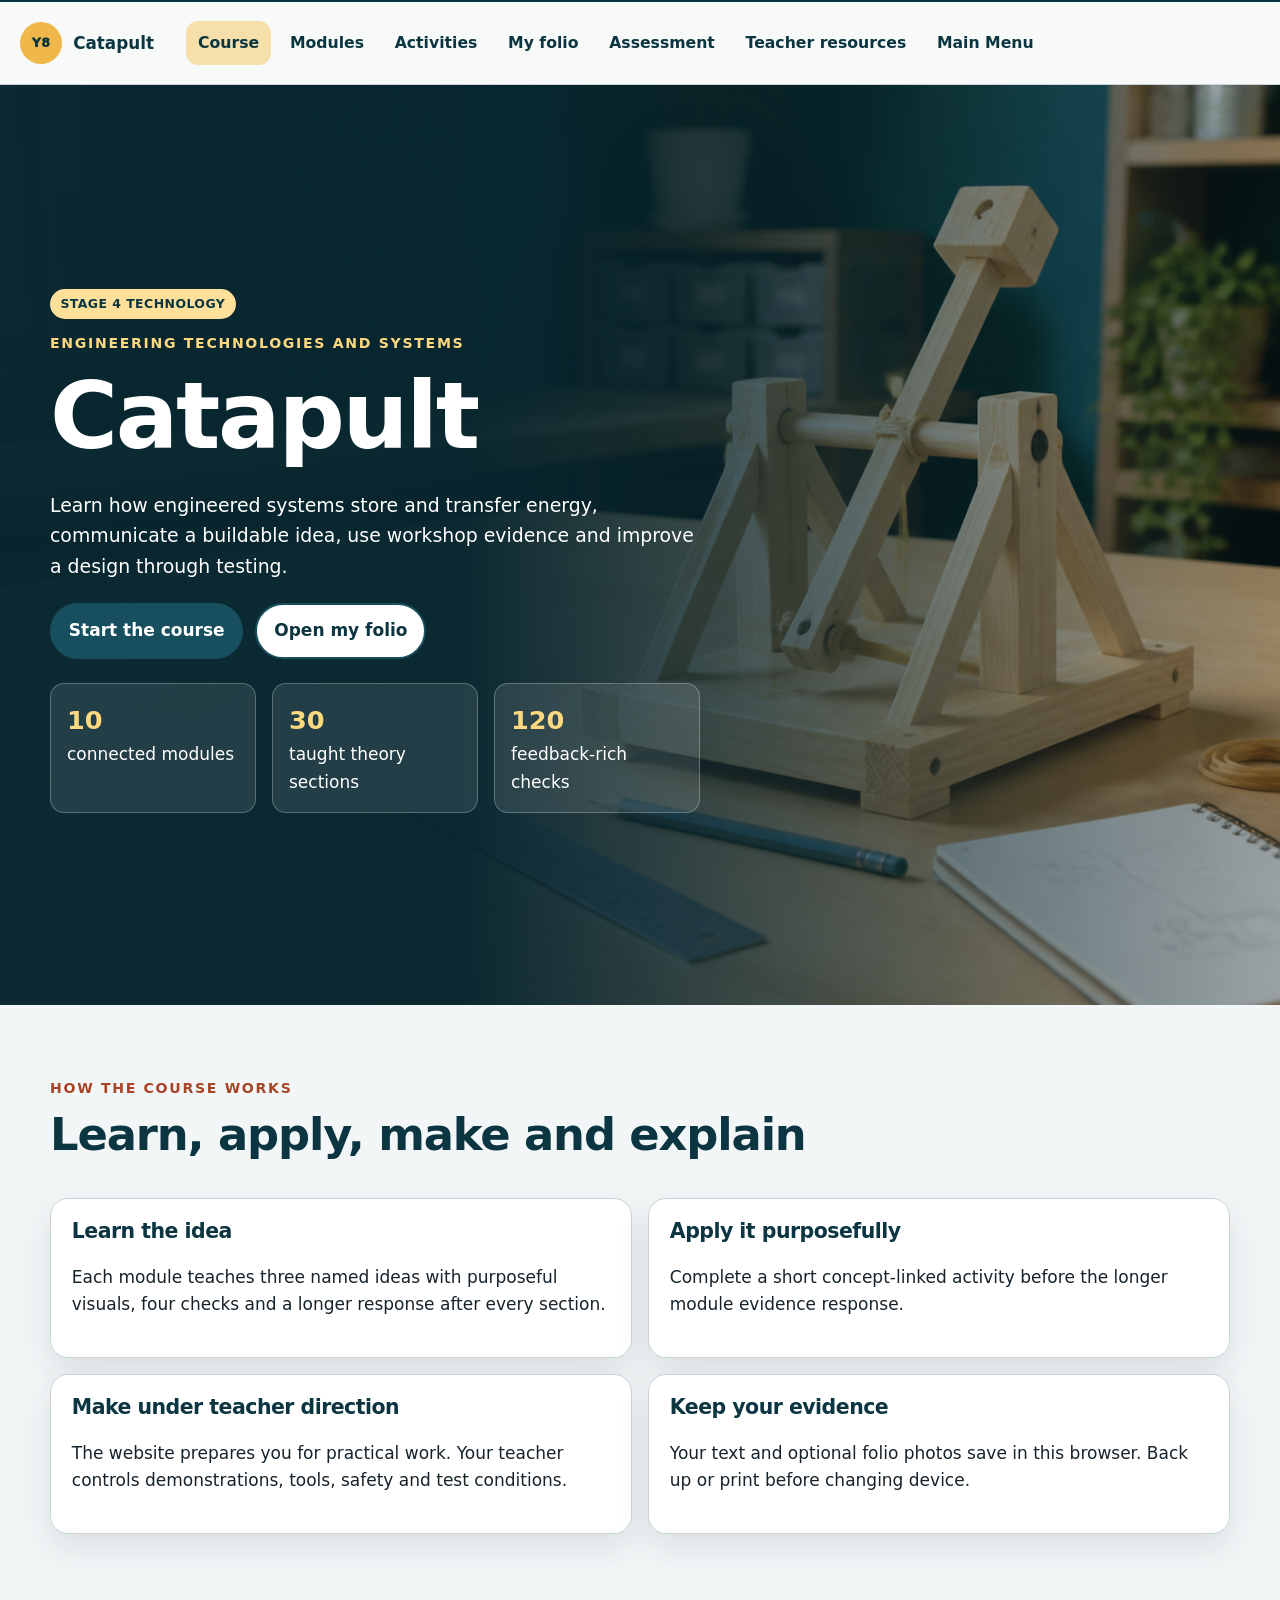
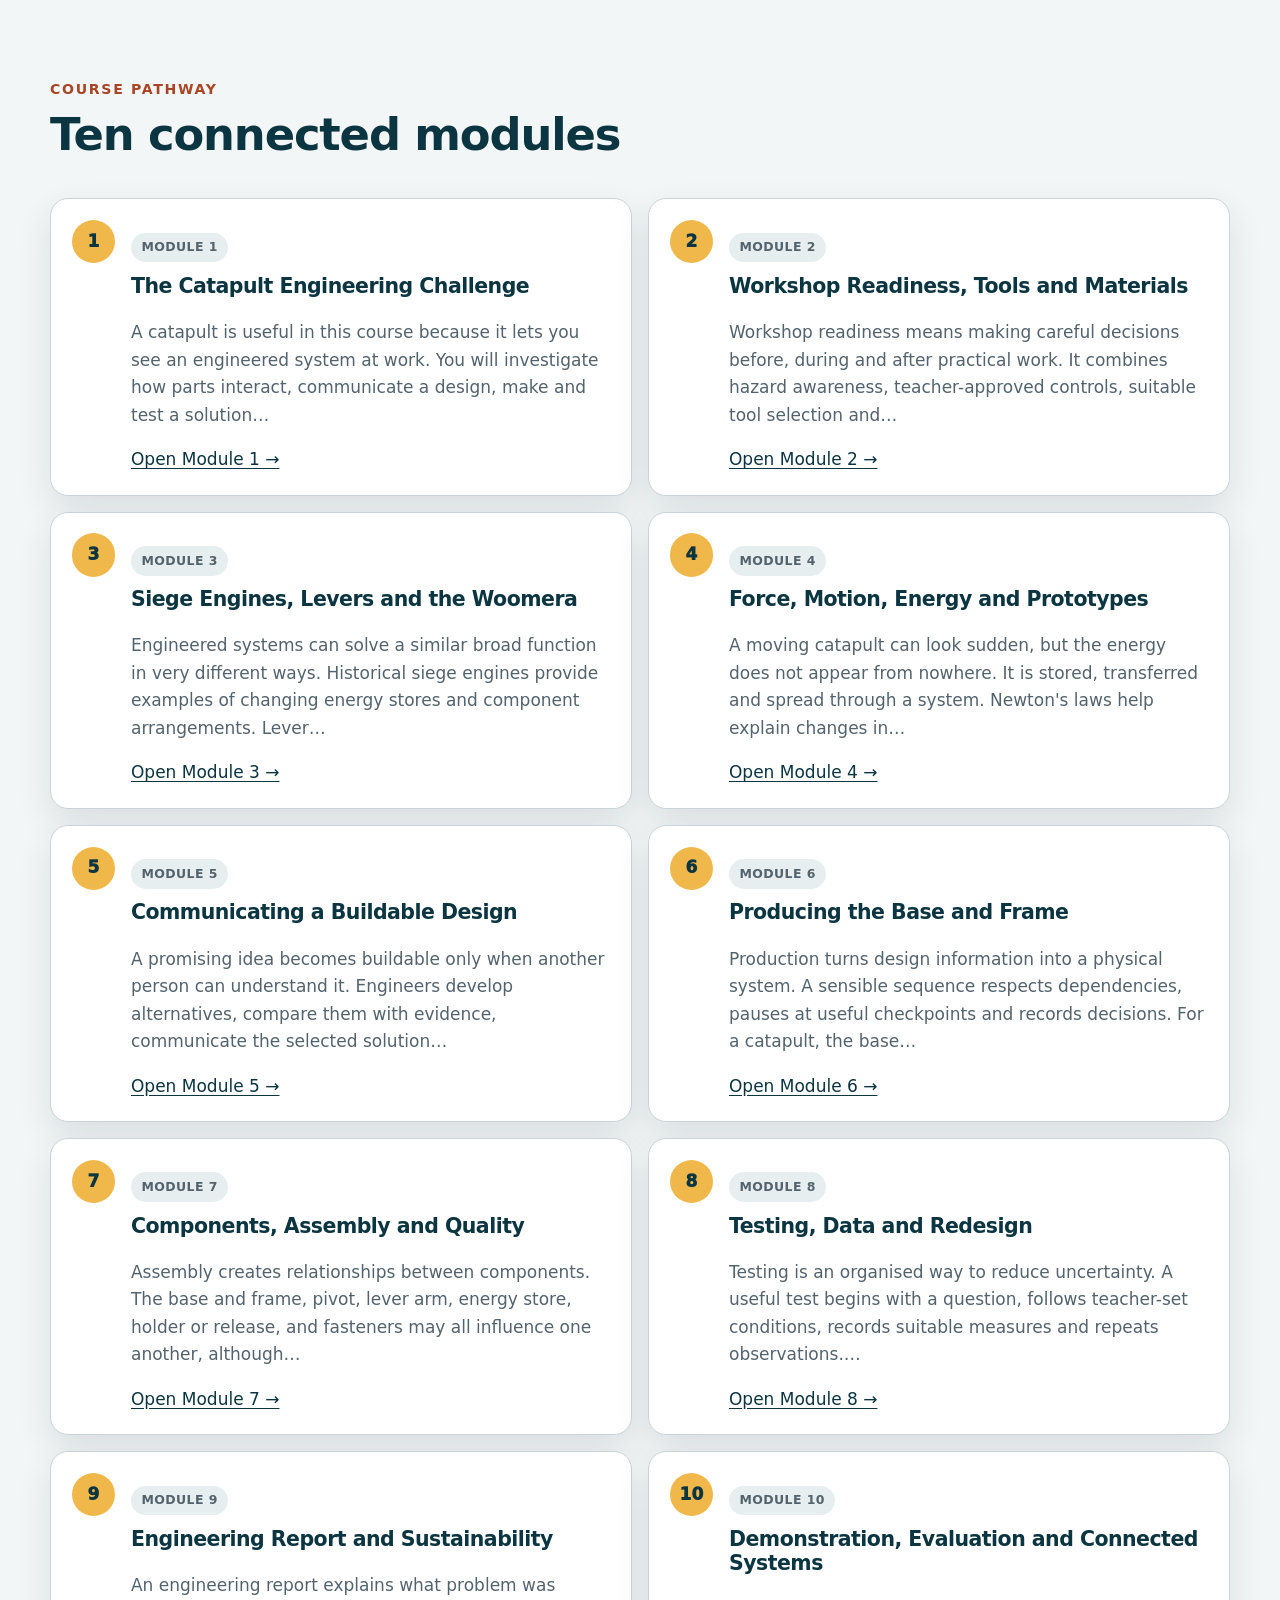
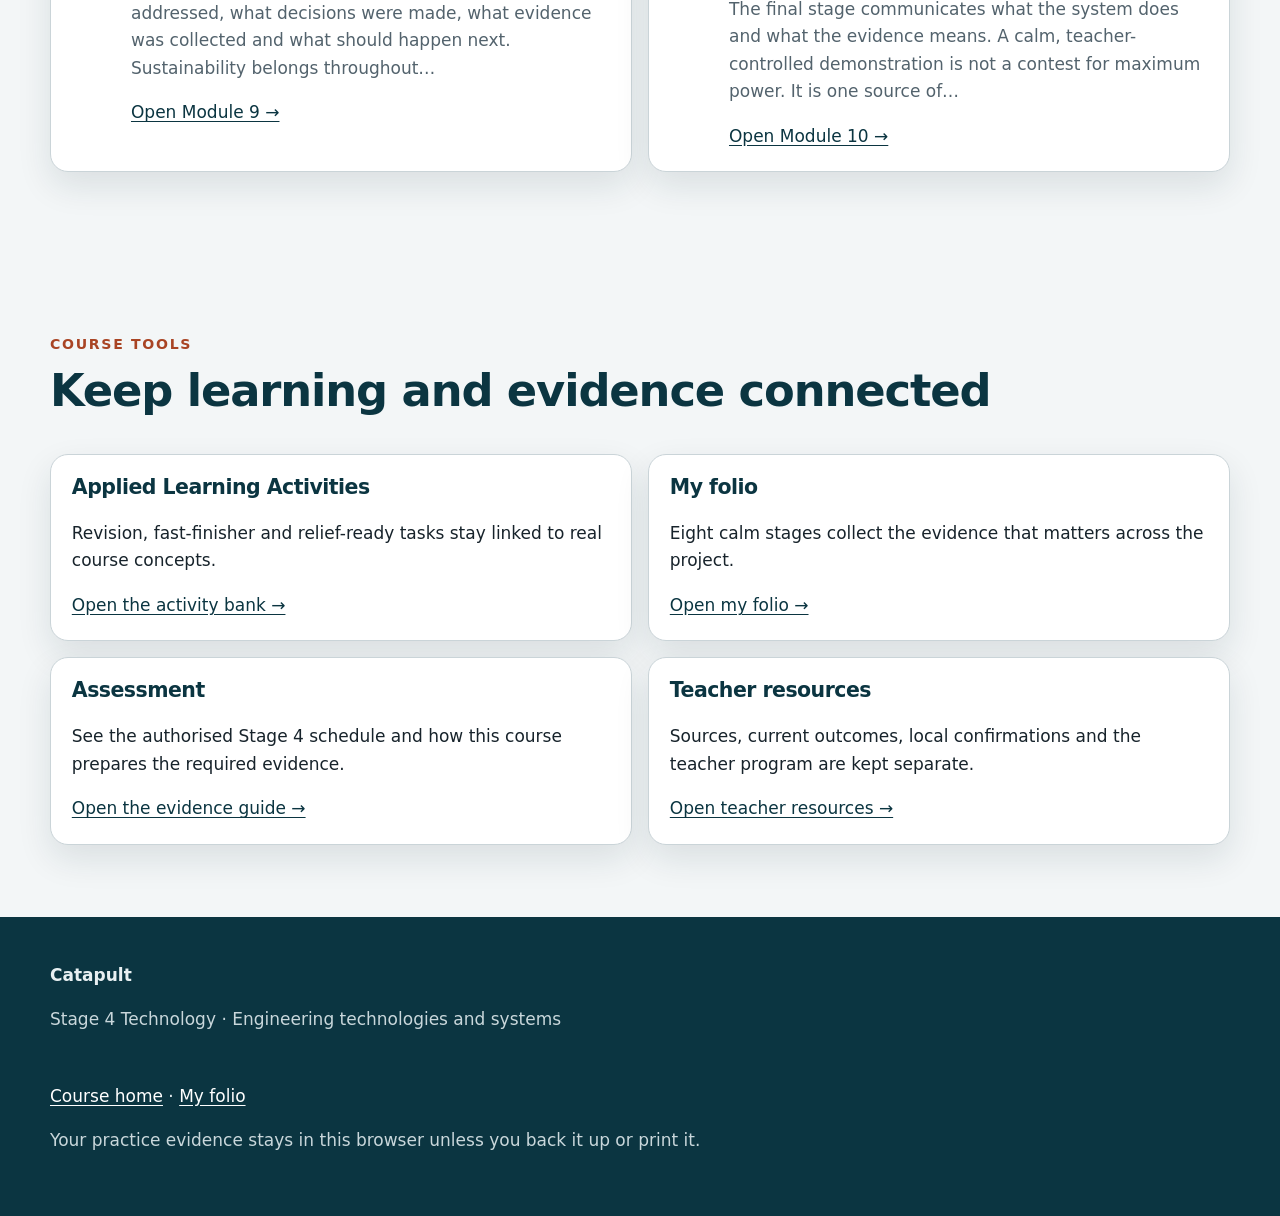
<file: index.html>
<!doctype html>
<html lang="en-AU">
<head>
  <meta charset="utf-8">
  <meta name="viewport" content="width=device-width, initial-scale=1">
  <meta name="description" content="A complete Stage 4 Technology course about engineering systems, design, production, testing and evaluation.">
  <meta name="robots" content="noindex,nofollow,noarchive">
  <title>Catapult | Catapult</title>
  <link rel="icon" href="data:image/svg+xml,%3Csvg xmlns='http://www.w3.org/2000/svg' viewBox='0 0 64 64'%3E%3Crect width='64' height='64' rx='32' fill='%23f5b942'/%3E%3Ctext x='32' y='40' text-anchor='middle' font-size='24' font-family='Arial' font-weight='700' fill='%23083243'%3EY8%3C/text%3E%3C/svg%3E">
  <link rel="stylesheet" href="styles.css?v=20260824-2">
</head>
<body><a class="skip-link" href="#main">Skip to main content</a>
<header class="course-family-nav"><div class="course-family-nav__inner"><a class="course-family-nav__brand" href="index.html"><span class="course-family-nav__mark" aria-hidden="true">Y8</span><span>Catapult</span></a><nav class="course-family-nav__links" aria-label="Course navigation"><a aria-current="page" href="index.html">Course</a><a href="index.html#modules">Modules</a><a href="activities.html">Activities</a><a href="folio.html">My folio</a><a href="assessment.html">Assessment</a><a href="teacher-resources.html">Teacher resources</a><a href="https://stevencowell.github.io/Main-Page/">Main Menu</a></nav></div></header><main id="main" tabindex="-1"><section class="hero with-image"><img class="hero-media" src="assets/visuals/catapult-hero-concept.png" alt=""><div class="wrap"><div class="hero-copy"><p class="status-pill">Stage 4 Technology</p><p class="eyebrow">Engineering technologies and systems</p><h1>Catapult</h1><p class="lede">Learn how engineered systems store and transfer energy, communicate a buildable idea, use workshop evidence and improve a design through testing.</p><div class="actions"><a class="button" href="#modules">Start the course</a><a class="button secondary" href="folio.html">Open my folio</a></div><div class="course-progress"><div><strong>10</strong>connected modules</div><div><strong>30</strong>taught theory sections</div><div><strong>120</strong>feedback-rich checks</div></div></div></div></section><section aria-labelledby="how-heading"><div class="wrap"><p class="eyebrow">How the course works</p><h2 id="how-heading">Learn, apply, make and explain</h2><div class="route-grid"><article class="card"><h3>Learn the idea</h3><p>Each module teaches three named ideas with purposeful visuals, four checks and a longer response after every section.</p></article><article class="card"><h3>Apply it purposefully</h3><p>Complete a short concept-linked activity before the longer module evidence response.</p></article><article class="card"><h3>Make under teacher direction</h3><p>The website prepares you for practical work. Your teacher controls demonstrations, tools, safety and test conditions.</p></article><article class="card"><h3>Keep your evidence</h3><p>Your text and optional folio photos save in this browser. Back up or print before changing device.</p></article></div></div></section><section id="modules" aria-labelledby="modules-heading"><div class="wrap"><p class="eyebrow">Course pathway</p><h2 id="modules-heading">Ten connected modules</h2><ol class="module-grid"><li><article class="module-card"><span class="module-number">1</span><div><p class="slot-status">Module 1</p><h3>The Catapult Engineering Challenge</h3><p>A catapult is useful in this course because it lets you see an engineered system at work. You will investigate how parts interact, communicate a design, make and test a solution…</p><a href="modules/module-01.html">Open Module 1 →</a></div></article></li><li><article class="module-card"><span class="module-number">2</span><div><p class="slot-status">Module 2</p><h3>Workshop Readiness, Tools and Materials</h3><p>Workshop readiness means making careful decisions before, during and after practical work. It combines hazard awareness, teacher-approved controls, suitable tool selection and…</p><a href="modules/module-02.html">Open Module 2 →</a></div></article></li><li><article class="module-card"><span class="module-number">3</span><div><p class="slot-status">Module 3</p><h3>Siege Engines, Levers and the Woomera</h3><p>Engineered systems can solve a similar broad function in very different ways. Historical siege engines provide examples of changing energy stores and component arrangements. Lever…</p><a href="modules/module-03.html">Open Module 3 →</a></div></article></li><li><article class="module-card"><span class="module-number">4</span><div><p class="slot-status">Module 4</p><h3>Force, Motion, Energy and Prototypes</h3><p>A moving catapult can look sudden, but the energy does not appear from nowhere. It is stored, transferred and spread through a system. Newton&#39;s laws help explain changes in…</p><a href="modules/module-04.html">Open Module 4 →</a></div></article></li><li><article class="module-card"><span class="module-number">5</span><div><p class="slot-status">Module 5</p><h3>Communicating a Buildable Design</h3><p>A promising idea becomes buildable only when another person can understand it. Engineers develop alternatives, compare them with evidence, communicate the selected solution…</p><a href="modules/module-05.html">Open Module 5 →</a></div></article></li><li><article class="module-card"><span class="module-number">6</span><div><p class="slot-status">Module 6</p><h3>Producing the Base and Frame</h3><p>Production turns design information into a physical system. A sensible sequence respects dependencies, pauses at useful checkpoints and records decisions. For a catapult, the base…</p><a href="modules/module-06.html">Open Module 6 →</a></div></article></li><li><article class="module-card"><span class="module-number">7</span><div><p class="slot-status">Module 7</p><h3>Components, Assembly and Quality</h3><p>Assembly creates relationships between components. The base and frame, pivot, lever arm, energy store, holder or release, and fasteners may all influence one another, although…</p><a href="modules/module-07.html">Open Module 7 →</a></div></article></li><li><article class="module-card"><span class="module-number">8</span><div><p class="slot-status">Module 8</p><h3>Testing, Data and Redesign</h3><p>Testing is an organised way to reduce uncertainty. A useful test begins with a question, follows teacher-set conditions, records suitable measures and repeats observations.…</p><a href="modules/module-08.html">Open Module 8 →</a></div></article></li><li><article class="module-card"><span class="module-number">9</span><div><p class="slot-status">Module 9</p><h3>Engineering Report and Sustainability</h3><p>An engineering report explains what problem was addressed, what decisions were made, what evidence was collected and what should happen next. Sustainability belongs throughout…</p><a href="modules/module-09.html">Open Module 9 →</a></div></article></li><li><article class="module-card"><span class="module-number">10</span><div><p class="slot-status">Module 10</p><h3>Demonstration, Evaluation and Connected Systems</h3><p>The final stage communicates what the system does and what the evidence means. A calm, teacher-controlled demonstration is not a contest for maximum power. It is one source of…</p><a href="modules/module-10.html">Open Module 10 →</a></div></article></li></ol></div></section><section aria-labelledby="routes-heading"><div class="wrap"><p class="eyebrow">Course tools</p><h2 id="routes-heading">Keep learning and evidence connected</h2><div class="route-grid"><article class="card"><h3>Applied Learning Activities</h3><p>Revision, fast-finisher and relief-ready tasks stay linked to real course concepts.</p><a href="activities.html">Open the activity bank →</a></article><article class="card"><h3>My folio</h3><p>Eight calm stages collect the evidence that matters across the project.</p><a href="folio.html">Open my folio →</a></article><article class="card"><h3>Assessment</h3><p>See the authorised Stage 4 schedule and how this course prepares the required evidence.</p><a href="assessment.html">Open the evidence guide →</a></article><article class="card"><h3>Teacher resources</h3><p>Sources, current outcomes, local confirmations and the teacher program are kept separate.</p><a href="teacher-resources.html">Open teacher resources →</a></article></div></div></section></main><footer class="footer"><div class="wrap footer-grid"><div><strong>Catapult</strong><p class="fine">Stage 4 Technology · Engineering technologies and systems</p></div><div><a href="index.html">Course home</a> · <a href="folio.html">My folio</a><p class="fine">Your practice evidence stays in this browser unless you back it up or print it.</p></div></div></footer>
<script src="site.js"></script>
</body>
</html>
</file>
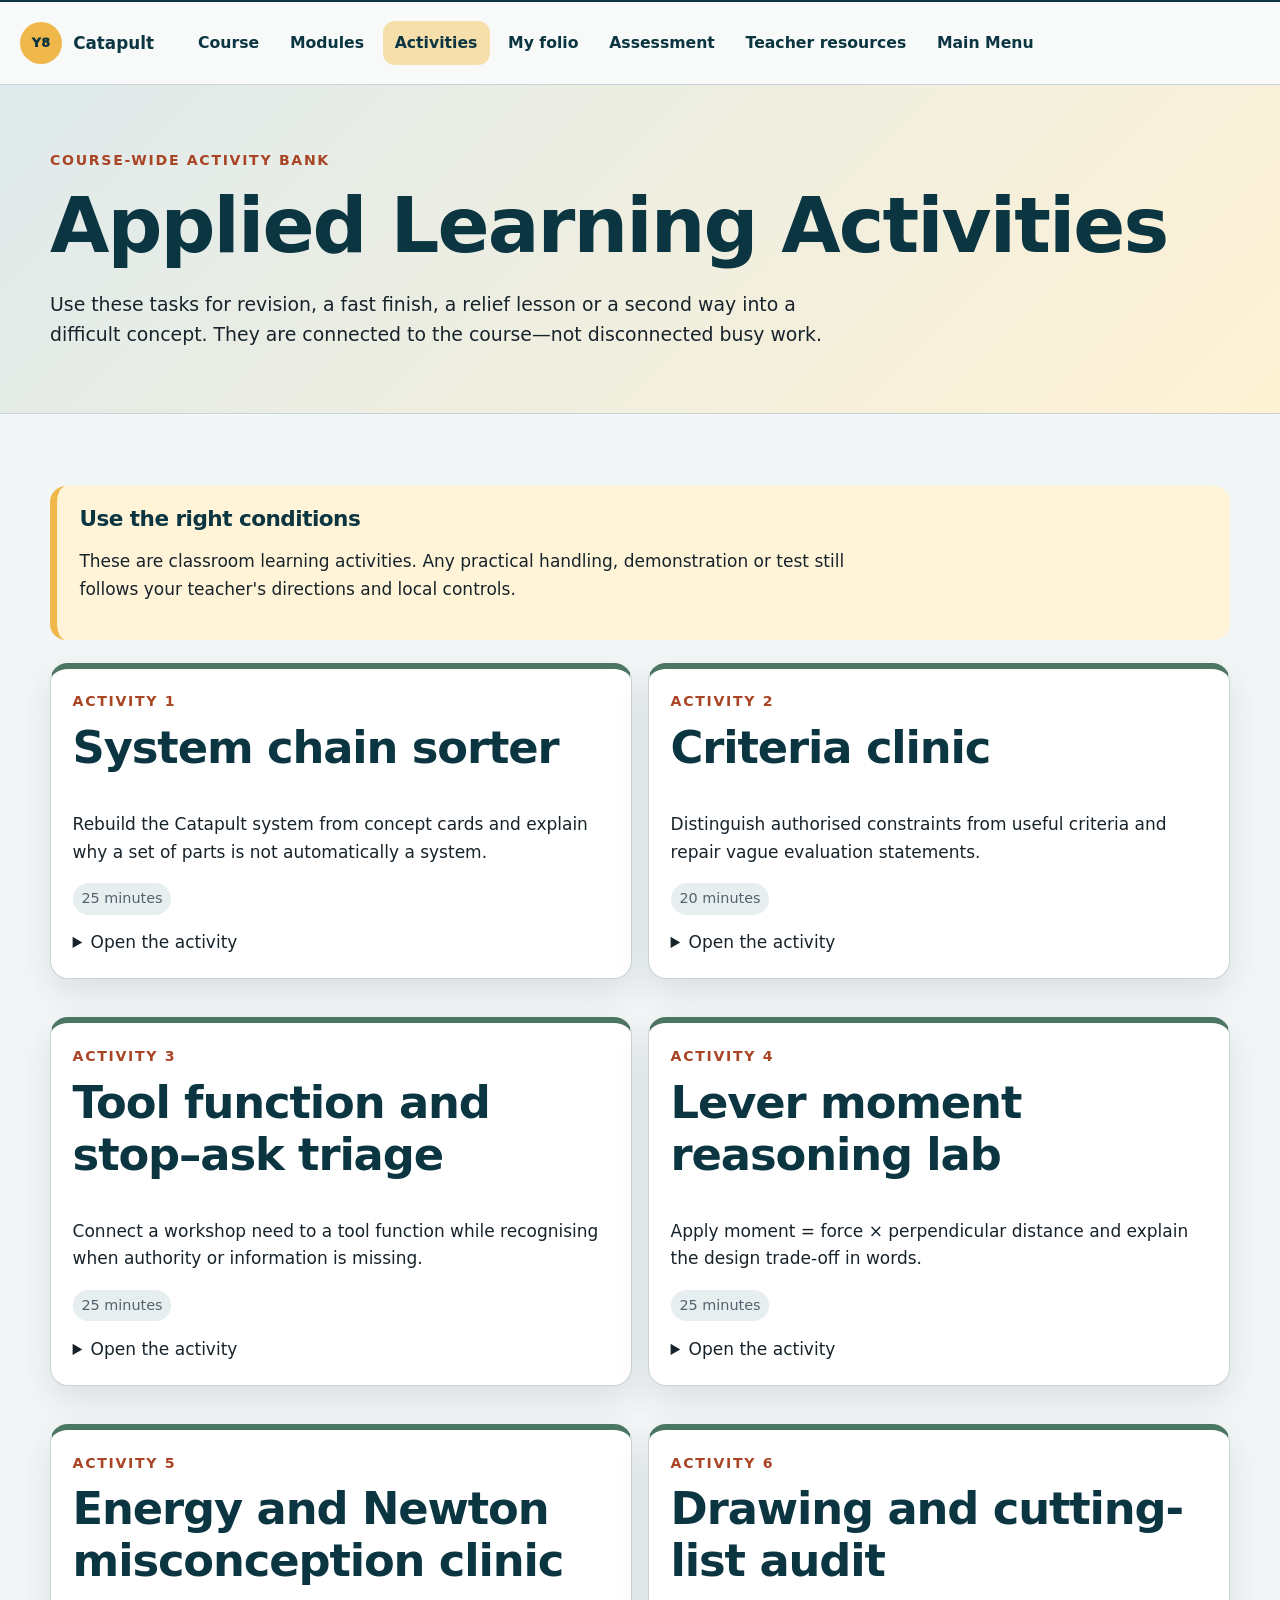
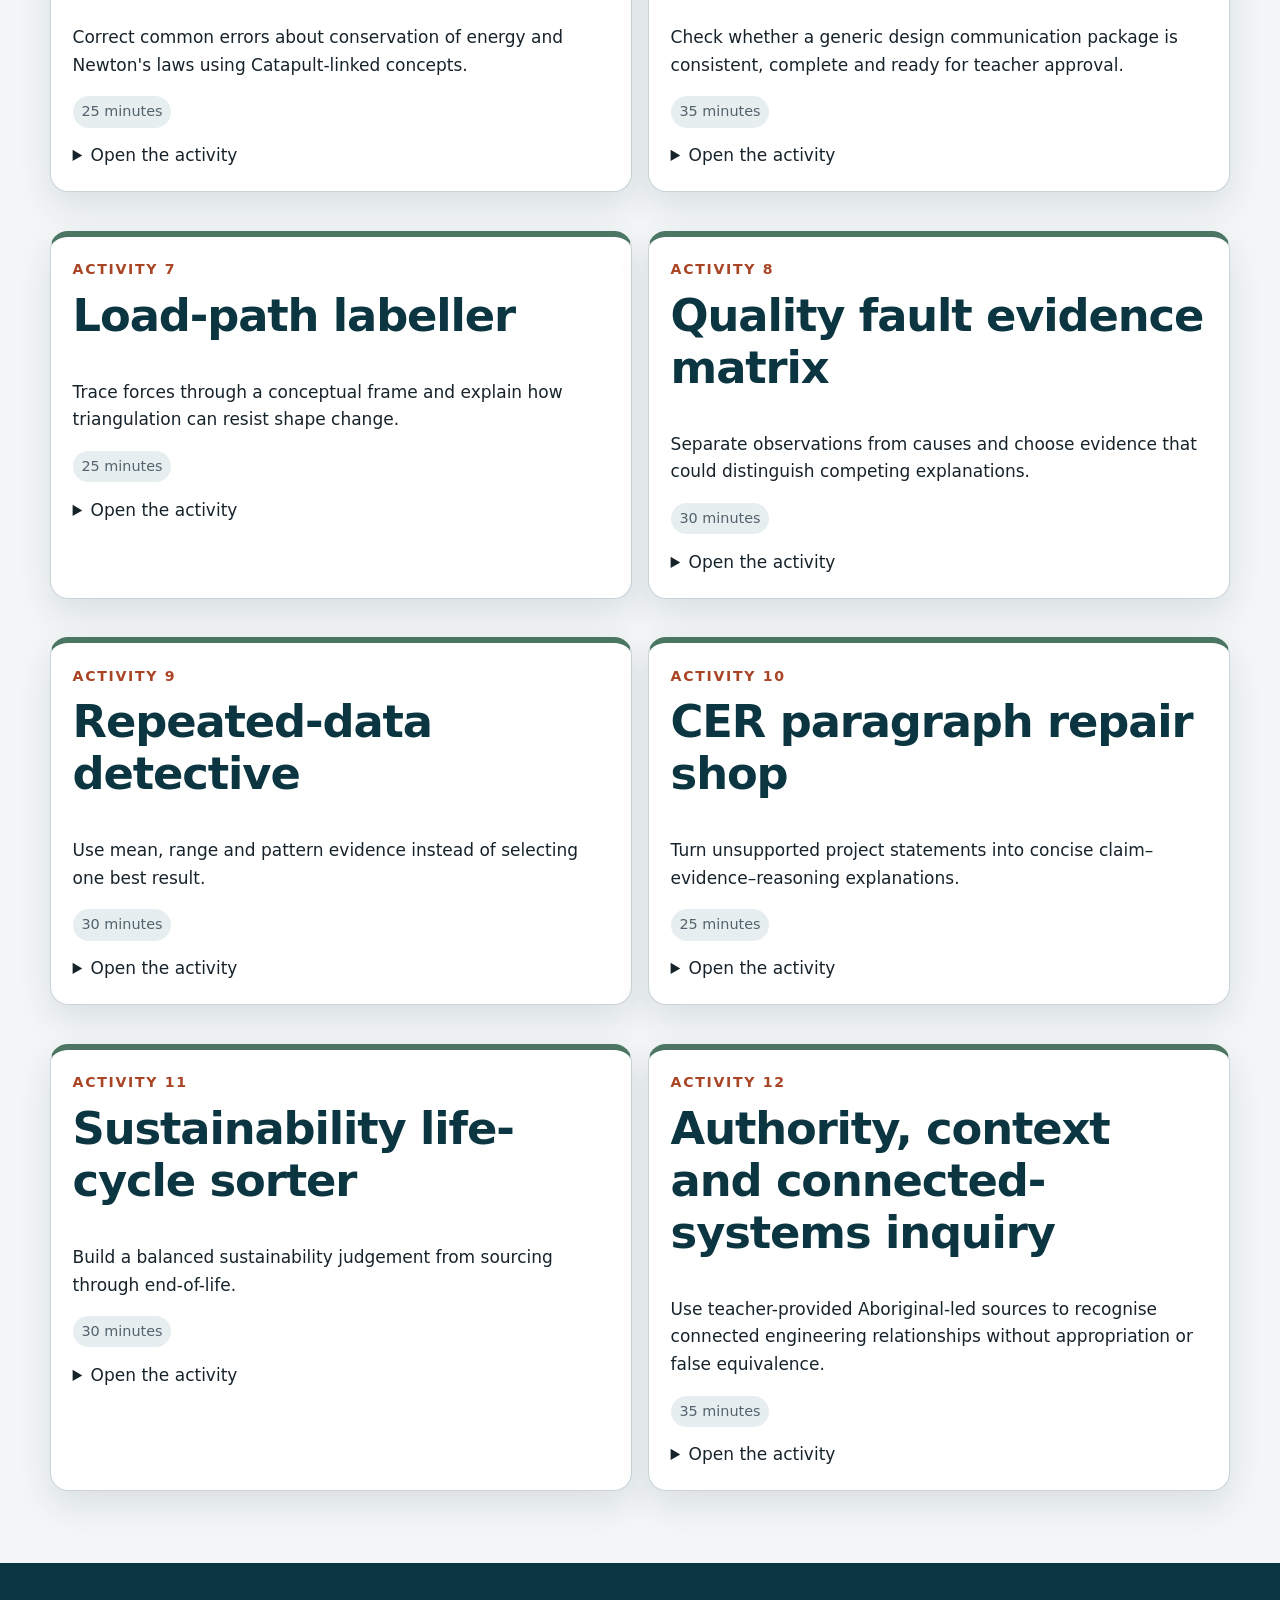
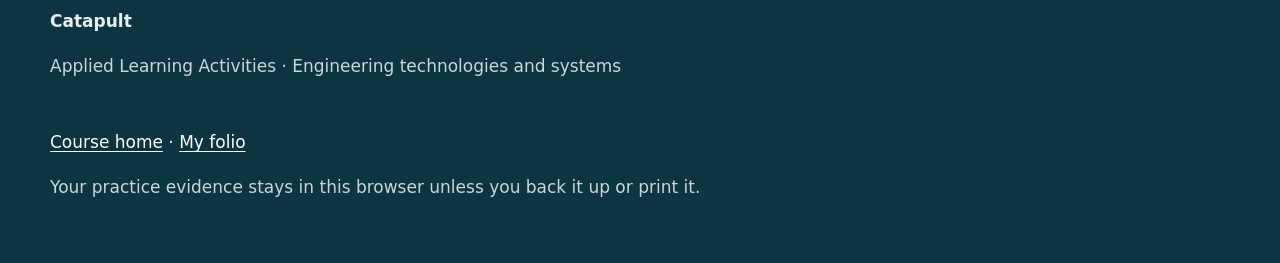
<file: activities.html>
<!doctype html>
<html lang="en-AU">
<head>
  <meta charset="utf-8">
  <meta name="viewport" content="width=device-width, initial-scale=1">
  <meta name="description" content="A bank of authentic Catapult engineering activities for revision, fast finishers and relief lessons.">
  <meta name="robots" content="noindex,nofollow,noarchive">
  <title>Applied Learning Activities | Catapult</title>
  <link rel="icon" href="data:image/svg+xml,%3Csvg xmlns='http://www.w3.org/2000/svg' viewBox='0 0 64 64'%3E%3Crect width='64' height='64' rx='32' fill='%23f5b942'/%3E%3Ctext x='32' y='40' text-anchor='middle' font-size='24' font-family='Arial' font-weight='700' fill='%23083243'%3EY8%3C/text%3E%3C/svg%3E">
  <link rel="stylesheet" href="styles.css?v=20260824-2">
</head>
<body><a class="skip-link" href="#main">Skip to main content</a>
<header class="course-family-nav"><div class="course-family-nav__inner"><a class="course-family-nav__brand" href="index.html"><span class="course-family-nav__mark" aria-hidden="true">Y8</span><span>Catapult</span></a><nav class="course-family-nav__links" aria-label="Course navigation"><a href="index.html">Course</a><a href="index.html#modules">Modules</a><a aria-current="page" href="activities.html">Activities</a><a href="folio.html">My folio</a><a href="assessment.html">Assessment</a><a href="teacher-resources.html">Teacher resources</a><a href="https://stevencowell.github.io/Main-Page/">Main Menu</a></nav></div></header><main id="main" tabindex="-1"><header class="page-hero"><div class="wrap"><p class="eyebrow">Course-wide activity bank</p><h1>Applied Learning Activities</h1><p class="lede">Use these tasks for revision, a fast finish, a relief lesson or a second way into a difficult concept. They are connected to the course—not disconnected busy work.</p></div></header><section><div class="wrap"><div class="teacher-led-note"><h2>Use the right conditions</h2><p>These are classroom learning activities. Any practical handling, demonstration or test still follows your teacher's directions and local controls.</p></div><div class="activity-bank"><article class="activity-panel"><p class="eyebrow">Activity 1</p><h2>System chain sorter</h2><p>Rebuild the Catapult system from concept cards and explain why a set of parts is not automatically a system.</p><p class="activity-meta"><span>25 minutes</span></p><details><summary>Open the activity</summary><h3>What you need</h3><ul><li>website fields</li><li>optional paper and pencil</li></ul><ol><li>Sort concept cards into input, process, output or feedback.</li><li>Order a neutral component chain from energy input to observable output.</li><li>Choose two neighbouring components and explain their interaction.</li><li>Predict one downstream effect if a component becomes misaligned.</li></ol><p><strong>Evidence:</strong> Completed sort and two interaction explanations, saved as formative practice.</p><div class="activity-response"><label for="response-activity-bank-01"><strong>Save your activity evidence</strong></label><p class="fine">Type the response, reasoning or record requested above. It autosaves in this browser.</p><textarea id="response-activity-bank-01" data-save-key="activity-bank-01" aria-describedby="meta-activity-bank-01"></textarea><div id="meta-activity-bank-01" class="field-meta"><span data-save-status="activity-bank-01" aria-live="polite">Ready to save</span><span data-character-count="activity-bank-01">0 characters</span></div></div><p><strong>Support:</strong> Start with what enters, what changes, what can be observed and what information returns to the designer.</p><p><strong>Extension:</strong> Add a second feedback path and explain the decision it could influence.</p></details></article><article class="activity-panel"><p class="eyebrow">Activity 2</p><h2>Criteria clinic</h2><p>Distinguish authorised constraints from useful criteria and repair vague evaluation statements.</p><p class="activity-meta"><span>20 minutes</span></p><details><summary>Open the activity</summary><h3>What you need</h3><ul><li>website fields</li><li>optional paper and pencil</li></ul><ol><li>Sort eight statements into criterion, constraint, evidence or unsupported claim.</li><li>Explain why the 2400 mm planned-pine limit is a constraint.</li><li>Rewrite ‘works well’ as an observable criterion without inventing a threshold.</li><li>Match one evidence type to the rewritten criterion.</li></ol><p><strong>Evidence:</strong> Sort result, repaired criterion and evidence match, saved as formative practice.</p><div class="activity-response"><label for="response-activity-bank-02"><strong>Save your activity evidence</strong></label><p class="fine">Type the response, reasoning or record requested above. It autosaves in this browser.</p><textarea id="response-activity-bank-02" data-save-key="activity-bank-02" aria-describedby="meta-activity-bank-02"></textarea><div id="meta-activity-bank-02" class="field-meta"><span data-save-status="activity-bank-02" aria-live="polite">Ready to save</span><span data-character-count="activity-bank-02">0 characters</span></div></div><p><strong>Support:</strong> A constraint limits the design; a criterion describes what could be judged; evidence is what was observed or measured.</p><p><strong>Extension:</strong> Write a criterion–evidence–judgement–improvement loop for the repaired criterion.</p></details></article><article class="activity-panel"><p class="eyebrow">Activity 3</p><h2>Tool function and stop–ask triage</h2><p>Connect a workshop need to a tool function while recognising when authority or information is missing.</p><p class="activity-meta"><span>25 minutes</span></p><details><summary>Open the activity</summary><h3>What you need</h3><ul><li>website fields</li><li>optional paper and pencil</li></ul><ol><li>Match non-operational scenarios to measuring/marking, holding, cutting, shaping, drilling or joining.</li><li>Identify the material property that matters in two scenarios.</li><li>Mark each scenario proceed-after-demonstration, stop-and-ask or not-authorised-from-source.</li><li>Justify one decision using hazard, control and authority language.</li></ol><p><strong>Evidence:</strong> Function matches and one justified triage decision, saved as formative practice.</p><div class="activity-response"><label for="response-activity-bank-03"><strong>Save your activity evidence</strong></label><p class="fine">Type the response, reasoning or record requested above. It autosaves in this browser.</p><textarea id="response-activity-bank-03" data-save-key="activity-bank-03" aria-describedby="meta-activity-bank-03"></textarea><div id="meta-activity-bank-03" class="field-meta"><span data-save-status="activity-bank-03" aria-live="polite">Ready to save</span><span data-character-count="activity-bank-03">0 characters</span></div></div><p><strong>Support:</strong> Ask: what function is needed, what material is involved, and what must the teacher confirm?</p><p><strong>Extension:</strong> Explain why a pictured tool is not automatically approved for use.</p></details></article><article class="activity-panel"><p class="eyebrow">Activity 4</p><h2>Lever moment reasoning lab</h2><p>Apply moment = force × perpendicular distance and explain the design trade-off in words.</p><p class="activity-meta"><span>25 minutes</span></p><details><summary>Open the activity</summary><h3>What you need</h3><ul><li>website fields</li><li>optional paper, pencil and ruler</li></ul><ol><li>Label effort, pivot, load, effort arm and load arm on a generic lever diagram.</li><li>Calculate moments for three supplied non-project examples with units.</li><li>Identify which example is balanced and justify the decision.</li><li>Explain one trade-off created by increasing an arm length.</li></ol><p><strong>Evidence:</strong> Label set, calculations and trade-off explanation, saved as formative practice.</p><div class="activity-response"><label for="response-activity-bank-04"><strong>Save your activity evidence</strong></label><p class="fine">Type the response, reasoning or record requested above. It autosaves in this browser.</p><textarea id="response-activity-bank-04" data-save-key="activity-bank-04" aria-describedby="meta-activity-bank-04"></textarea><div id="meta-activity-bank-04" class="field-meta"><span data-save-status="activity-bank-04" aria-live="polite">Ready to save</span><span data-character-count="activity-bank-04">0 characters</span></div></div><p><strong>Support:</strong> Multiply force by perpendicular distance from the pivot and compare moments on opposite sides.</p><p><strong>Extension:</strong> Create a new balanced numerical example that is clearly labelled as theory, not a project dimension.</p></details></article><article class="activity-panel"><p class="eyebrow">Activity 5</p><h2>Energy and Newton misconception clinic</h2><p>Correct common errors about conservation of energy and Newton&#39;s laws using Catapult-linked concepts.</p><p class="activity-meta"><span>25 minutes</span></p><details><summary>Open the activity</summary><h3>What you need</h3><ul><li>website fields</li><li>optional paper and pencil</li></ul><ol><li>Sort eight statements into defensible or misconception.</li><li>Repair one statement that says energy disappears.</li><li>Assign a first-, second- or third-law label to three conceptual observations.</li><li>Explain why a third-law pair acts on different objects.</li></ol><p><strong>Evidence:</strong> Corrected statements and one law explanation, saved as formative practice.</p><div class="activity-response"><label for="response-activity-bank-05"><strong>Save your activity evidence</strong></label><p class="fine">Type the response, reasoning or record requested above. It autosaves in this browser.</p><textarea id="response-activity-bank-05" data-save-key="activity-bank-05" aria-describedby="meta-activity-bank-05"></textarea><div id="meta-activity-bank-05" class="field-meta"><span data-save-status="activity-bank-05" aria-live="polite">Ready to save</span><span data-character-count="activity-bank-05">0 characters</span></div></div><p><strong>Support:</strong> Track energy destinations and identify the object receiving each force.</p><p><strong>Extension:</strong> Write one observation that could be explained by two concepts and distinguish their roles.</p></details></article><article class="activity-panel"><p class="eyebrow">Activity 6</p><h2>Drawing and cutting-list audit</h2><p>Check whether a generic design communication package is consistent, complete and ready for teacher approval.</p><p class="activity-meta"><span>35 minutes</span></p><details><summary>Open the activity</summary><h3>What you need</h3><ul><li>website fields</li><li>optional paper, pencil and ruler</li></ul><ol><li>Compare part labels across generic front, top and side views.</li><li>Locate three conflicts between views and the generic cutting list.</li><li>Calculate quantity totals and the overall planned length.</li><li>Compare the total with the authorised 2400 mm limit.</li><li>Write a readiness note naming kerf and stock notation as teacher-confirmation points.</li></ol><p><strong>Evidence:</strong> Conflict log, arithmetic and readiness note, saved as formative practice.</p><div class="activity-response"><label for="response-activity-bank-06"><strong>Save your activity evidence</strong></label><p class="fine">Type the response, reasoning or record requested above. It autosaves in this browser.</p><textarea id="response-activity-bank-06" data-save-key="activity-bank-06" aria-describedby="meta-activity-bank-06"></textarea><div id="meta-activity-bank-06" class="field-meta"><span data-save-status="activity-bank-06" aria-live="polite">Ready to save</span><span data-character-count="activity-bank-06">0 characters</span></div></div><p><strong>Support:</strong> Check one part at a time: label, dimension, quantity, total and agreement across records.</p><p><strong>Extension:</strong> Write a revision note showing which records would need updating after one generic dimension changes.</p></details></article><article class="activity-panel"><p class="eyebrow">Activity 7</p><h2>Load-path labeller</h2><p>Trace forces through a conceptual frame and explain how triangulation can resist shape change.</p><p class="activity-meta"><span>25 minutes</span></p><details><summary>Open the activity</summary><h3>What you need</h3><ul><li>website fields</li><li>optional paper, pencil and ruler</li></ul><ol><li>Label force entry, members, joints, supports and ground reaction on a conceptual frame.</li><li>Classify five member descriptions as tension, compression, bending, shear or torsion.</li><li>Compare an unbraced rectangle and a triangulated frame.</li><li>Write one quality checkpoint that could reveal a broken load path.</li></ol><p><strong>Evidence:</strong> Labelled path, classifications and checkpoint explanation, saved as formative practice.</p><div class="activity-response"><label for="response-activity-bank-07"><strong>Save your activity evidence</strong></label><p class="fine">Type the response, reasoning or record requested above. It autosaves in this browser.</p><textarea id="response-activity-bank-07" data-save-key="activity-bank-07" aria-describedby="meta-activity-bank-07"></textarea><div id="meta-activity-bank-07" class="field-meta"><span data-save-status="activity-bank-07" aria-live="polite">Ready to save</span><span data-character-count="activity-bank-07">0 characters</span></div></div><p><strong>Support:</strong> Follow the force from where it enters until it reaches a supporting surface.</p><p><strong>Extension:</strong> Describe how one weak joint could change forces in neighbouring members.</p></details></article><article class="activity-panel"><p class="eyebrow">Activity 8</p><h2>Quality fault evidence matrix</h2><p>Separate observations from causes and choose evidence that could distinguish competing explanations.</p><p class="activity-meta"><span>30 minutes</span></p><details><summary>Open the activity</summary><h3>What you need</h3><ul><li>website fields</li><li>optional paper and pencil</li></ul><ol><li>Read four quality observations involving alignment, friction, play, stiffness or stability.</li><li>For each, list two possible causes without selecting one too early.</li><li>Choose the evidence that would distinguish the causes.</li><li>Write one stop–check–adjust–record plan with a single teacher-approved change.</li></ol><p><strong>Evidence:</strong> Cause/evidence matrix and one adjustment record, saved as formative practice.</p><div class="activity-response"><label for="response-activity-bank-08"><strong>Save your activity evidence</strong></label><p class="fine">Type the response, reasoning or record requested above. It autosaves in this browser.</p><textarea id="response-activity-bank-08" data-save-key="activity-bank-08" aria-describedby="meta-activity-bank-08"></textarea><div id="meta-activity-bank-08" class="field-meta"><span data-save-status="activity-bank-08" aria-live="polite">Ready to save</span><span data-character-count="activity-bank-08">0 characters</span></div></div><p><strong>Support:</strong> Use ‘observed’, ‘possible cause’, ‘evidence needed’ and ‘one approved change’ as separate columns.</p><p><strong>Extension:</strong> Add a system-chain consequence for each possible cause.</p></details></article><article class="activity-panel"><p class="eyebrow">Activity 9</p><h2>Repeated-data detective</h2><p>Use mean, range and pattern evidence instead of selecting one best result.</p><p class="activity-meta"><span>30 minutes</span></p><details><summary>Open the activity</summary><h3>What you need</h3><ul><li>website fields</li><li>optional paper, pencil and ruler</li></ul><ol><li>Check the headings and units of two supplied practice data tables.</li><li>Calculate mean and range for each set.</li><li>Identify one pattern and one possible anomaly.</li><li>Choose keep, reverse or retest and justify it with CER.</li><li>Name one limitation of the practice dataset.</li></ol><p><strong>Evidence:</strong> Calculations, anomaly note, CER decision and limitation, saved as formative practice.</p><div class="activity-response"><label for="response-activity-bank-09"><strong>Save your activity evidence</strong></label><p class="fine">Type the response, reasoning or record requested above. It autosaves in this browser.</p><textarea id="response-activity-bank-09" data-save-key="activity-bank-09" aria-describedby="meta-activity-bank-09"></textarea><div id="meta-activity-bank-09" class="field-meta"><span data-save-status="activity-bank-09" aria-live="polite">Ready to save</span><span data-character-count="activity-bank-09">0 characters</span></div></div><p><strong>Support:</strong> Mean describes centre; range describes spread; neither replaces attention to the full pattern.</p><p><strong>Extension:</strong> Explain how an outlier could change the mean and what further evidence would help.</p></details></article><article class="activity-panel"><p class="eyebrow">Activity 10</p><h2>CER paragraph repair shop</h2><p>Turn unsupported project statements into concise claim–evidence–reasoning explanations.</p><p class="activity-meta"><span>25 minutes</span></p><details><summary>Open the activity</summary><h3>What you need</h3><ul><li>website fields</li><li>optional paper and pencil</li></ul><ol><li>Sequence mixed claim, evidence and reasoning sentences.</li><li>Identify what is missing from two weak paragraphs.</li><li>Repair one paragraph using a supplied evidence record.</li><li>Use a success-cue checklist to review the revised paragraph.</li></ol><p><strong>Evidence:</strong> One repaired CER paragraph and self-check, saved as formative practice.</p><div class="activity-response"><label for="response-activity-bank-10"><strong>Save your activity evidence</strong></label><p class="fine">Type the response, reasoning or record requested above. It autosaves in this browser.</p><textarea id="response-activity-bank-10" data-save-key="activity-bank-10" aria-describedby="meta-activity-bank-10"></textarea><div id="meta-activity-bank-10" class="field-meta"><span data-save-status="activity-bank-10" aria-live="polite">Ready to save</span><span data-character-count="activity-bank-10">0 characters</span></div></div><p><strong>Support:</strong> Ask: what do I judge, what did I observe, and why does that observation support the judgement?</p><p><strong>Extension:</strong> Add a qualification that acknowledges a limitation without abandoning the conclusion.</p></details></article><article class="activity-panel"><p class="eyebrow">Activity 11</p><h2>Sustainability life-cycle sorter</h2><p>Build a balanced sustainability judgement from sourcing through end-of-life.</p><p class="activity-meta"><span>30 minutes</span></p><details><summary>Open the activity</summary><h3>What you need</h3><ul><li>website fields</li><li>optional paper and pencil</li></ul><ol><li>Place twelve decision cards under sourcing, production, use/repair or end-of-life.</li><li>Tag each card environmental, social, economic or connected.</li><li>Identify one trade-off between two dimensions.</li><li>Improve the unsupported claim ‘pine is sustainable because it is natural’.</li><li>Write one realistic material-efficiency action within the authorised brief.</li></ol><p><strong>Evidence:</strong> Life-cycle sort, trade-off and qualified sustainability judgement, saved as formative practice.</p><div class="activity-response"><label for="response-activity-bank-11"><strong>Save your activity evidence</strong></label><p class="fine">Type the response, reasoning or record requested above. It autosaves in this browser.</p><textarea id="response-activity-bank-11" data-save-key="activity-bank-11" aria-describedby="meta-activity-bank-11"></textarea><div id="meta-activity-bank-11" class="field-meta"><span data-save-status="activity-bank-11" aria-live="polite">Ready to save</span><span data-character-count="activity-bank-11">0 characters</span></div></div><p><strong>Support:</strong> Consider where the material came from, how it is used, how long it lasts, who is affected and what happens later.</p><p><strong>Extension:</strong> Compare repair and replacement using evidence needed, not assumed conclusions.</p></details></article><article class="activity-panel"><p class="eyebrow">Activity 12</p><h2>Authority, context and connected-systems inquiry</h2><p>Use teacher-provided Aboriginal-led sources to recognise connected engineering relationships without appropriation or false equivalence.</p><p class="activity-meta"><span>35 minutes</span></p><details><summary>Open the activity</summary><h3>What you need</h3><ul><li>website fields</li><li>optional paper and pencil</li></ul><ol><li>Read the authoritative source extracts embedded by the teacher or integrator, then check each for named authority, specific place/system and publication context.</li><li>Identify relationships among landscape, water, people, knowledge and maintenance that the source itself supports.</li><li>Separate source-supported statements from unsupported generalisations.</li><li>Write why the named cultural system must not be treated as a Catapult template or generic analogy.</li><li>Record one respectful question that would require further teacher or community context.</li></ol><p><strong>Evidence:</strong> Source check, connected-system map and contextual statement, saved as formative practice.</p><div class="activity-response"><label for="response-activity-bank-12"><strong>Save your activity evidence</strong></label><p class="fine">Type the response, reasoning or record requested above. It autosaves in this browser.</p><textarea id="response-activity-bank-12" data-save-key="activity-bank-12" aria-describedby="meta-activity-bank-12"></textarea><div id="meta-activity-bank-12" class="field-meta"><span data-save-status="activity-bank-12" aria-live="polite">Ready to save</span><span data-character-count="activity-bank-12">0 characters</span></div></div><p><strong>Support:</strong> Name the source and the specific system; write only what that source supports; preserve distinct purpose and cultural authority.</p><p><strong>Extension:</strong> Compare two authoritative accounts of the same named system and note how their purposes or audiences differ.</p></details></article></div></div></section></main><footer class="footer"><div class="wrap footer-grid"><div><strong>Catapult</strong><p class="fine">Applied Learning Activities · Engineering technologies and systems</p></div><div><a href="index.html">Course home</a> · <a href="folio.html">My folio</a><p class="fine">Your practice evidence stays in this browser unless you back it up or print it.</p></div></div></footer>
<script src="site.js"></script><script src="learning.js"></script>
</body>
</html>
</file>
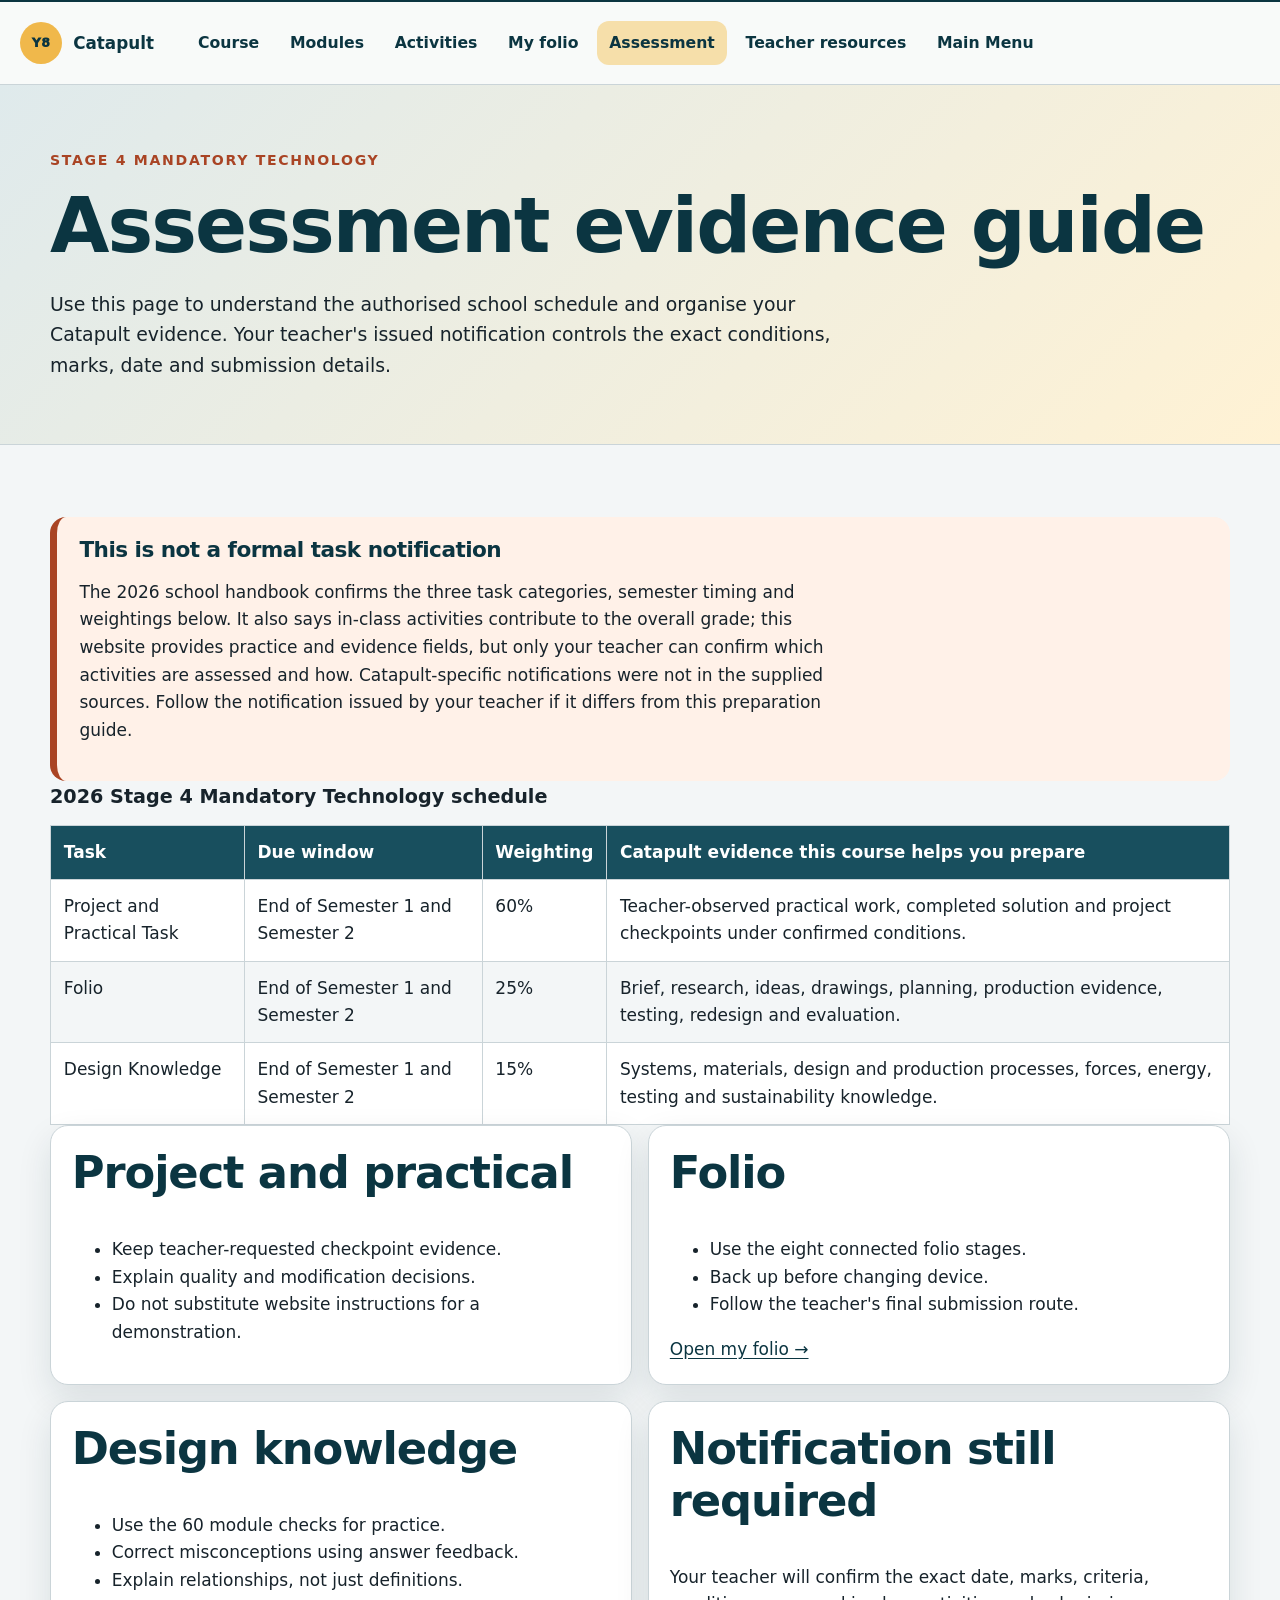
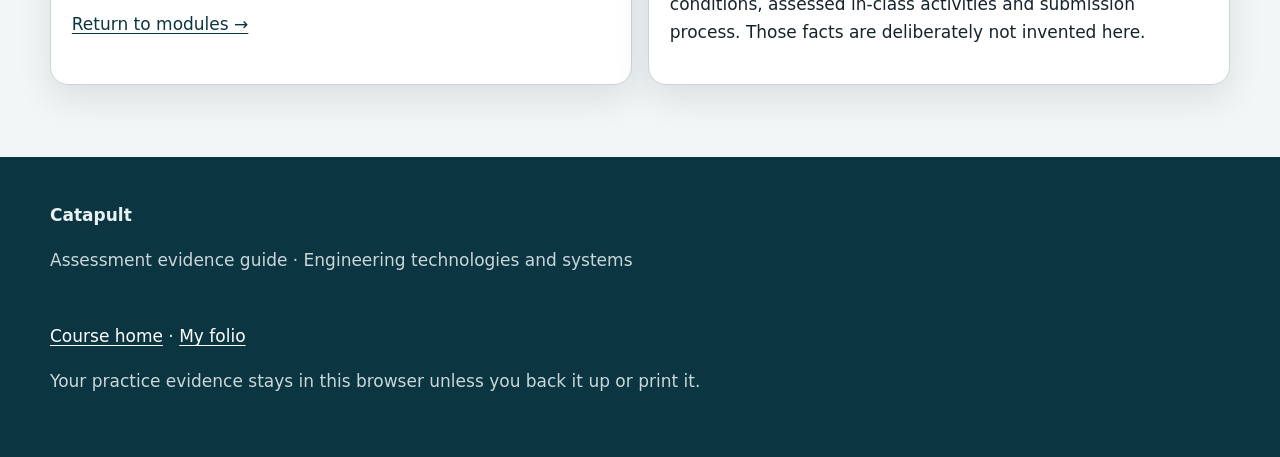
<file: assessment.html>
<!doctype html>
<html lang="en-AU">
<head>
  <meta charset="utf-8">
  <meta name="viewport" content="width=device-width, initial-scale=1">
  <meta name="description" content="The authorised 2026 Stage 4 Mandatory Technology schedule and Catapult evidence preparation.">
  <meta name="robots" content="noindex,nofollow,noarchive">
  <title>Assessment evidence guide | Catapult</title>
  <link rel="icon" href="data:image/svg+xml,%3Csvg xmlns='http://www.w3.org/2000/svg' viewBox='0 0 64 64'%3E%3Crect width='64' height='64' rx='32' fill='%23f5b942'/%3E%3Ctext x='32' y='40' text-anchor='middle' font-size='24' font-family='Arial' font-weight='700' fill='%23083243'%3EY8%3C/text%3E%3C/svg%3E">
  <link rel="stylesheet" href="styles.css?v=20260824-2">
</head>
<body><a class="skip-link" href="#main">Skip to main content</a>
<header class="course-family-nav"><div class="course-family-nav__inner"><a class="course-family-nav__brand" href="index.html"><span class="course-family-nav__mark" aria-hidden="true">Y8</span><span>Catapult</span></a><nav class="course-family-nav__links" aria-label="Course navigation"><a href="index.html">Course</a><a href="index.html#modules">Modules</a><a href="activities.html">Activities</a><a href="folio.html">My folio</a><a aria-current="page" href="assessment.html">Assessment</a><a href="teacher-resources.html">Teacher resources</a><a href="https://stevencowell.github.io/Main-Page/">Main Menu</a></nav></div></header><main id="main" tabindex="-1"><header class="page-hero"><div class="wrap"><p class="eyebrow">Stage 4 Mandatory Technology</p><h1>Assessment evidence guide</h1><p class="lede">Use this page to understand the authorised school schedule and organise your Catapult evidence. Your teacher's issued notification controls the exact conditions, marks, date and submission details.</p></div></header><section><div class="wrap"><div class="assessment-status"><h2>This is not a formal task notification</h2><p>The 2026 school handbook confirms the three task categories, semester timing and weightings below. It also says in-class activities contribute to the overall grade; this website provides practice and evidence fields, but only your teacher can confirm which activities are assessed and how. Catapult-specific notifications were not in the supplied sources. Follow the notification issued by your teacher if it differs from this preparation guide.</p></div><table class="assessment-table"><caption>2026 Stage 4 Mandatory Technology schedule</caption><thead><tr><th>Task</th><th>Due window</th><th>Weighting</th><th>Catapult evidence this course helps you prepare</th></tr></thead><tbody><tr><td>Project and Practical Task</td><td>End of Semester 1 and Semester 2</td><td>60%</td><td>Teacher-observed practical work, completed solution and project checkpoints under confirmed conditions.</td></tr><tr><td>Folio</td><td>End of Semester 1 and Semester 2</td><td>25%</td><td>Brief, research, ideas, drawings, planning, production evidence, testing, redesign and evaluation.</td></tr><tr><td>Design Knowledge</td><td>End of Semester 1 and Semester 2</td><td>15%</td><td>Systems, materials, design and production processes, forces, energy, testing and sustainability knowledge.</td></tr></tbody></table><div class="evidence-grid"><article class="card"><h2>Project and practical</h2><ul><li>Keep teacher-requested checkpoint evidence.</li><li>Explain quality and modification decisions.</li><li>Do not substitute website instructions for a demonstration.</li></ul></article><article class="card"><h2>Folio</h2><ul><li>Use the eight connected folio stages.</li><li>Back up before changing device.</li><li>Follow the teacher's final submission route.</li></ul><a href="folio.html">Open my folio →</a></article><article class="card"><h2>Design knowledge</h2><ul><li>Use the 60 module checks for practice.</li><li>Correct misconceptions using answer feedback.</li><li>Explain relationships, not just definitions.</li></ul><a href="index.html#modules">Return to modules →</a></article><article class="card"><h2>Notification still required</h2><p>Your teacher will confirm the exact date, marks, criteria, conditions, assessed in-class activities and submission process. Those facts are deliberately not invented here.</p></article></div></div></section></main><footer class="footer"><div class="wrap footer-grid"><div><strong>Catapult</strong><p class="fine">Assessment evidence guide · Engineering technologies and systems</p></div><div><a href="index.html">Course home</a> · <a href="folio.html">My folio</a><p class="fine">Your practice evidence stays in this browser unless you back it up or print it.</p></div></div></footer>
<script src="site.js"></script>
</body>
</html>
</file>
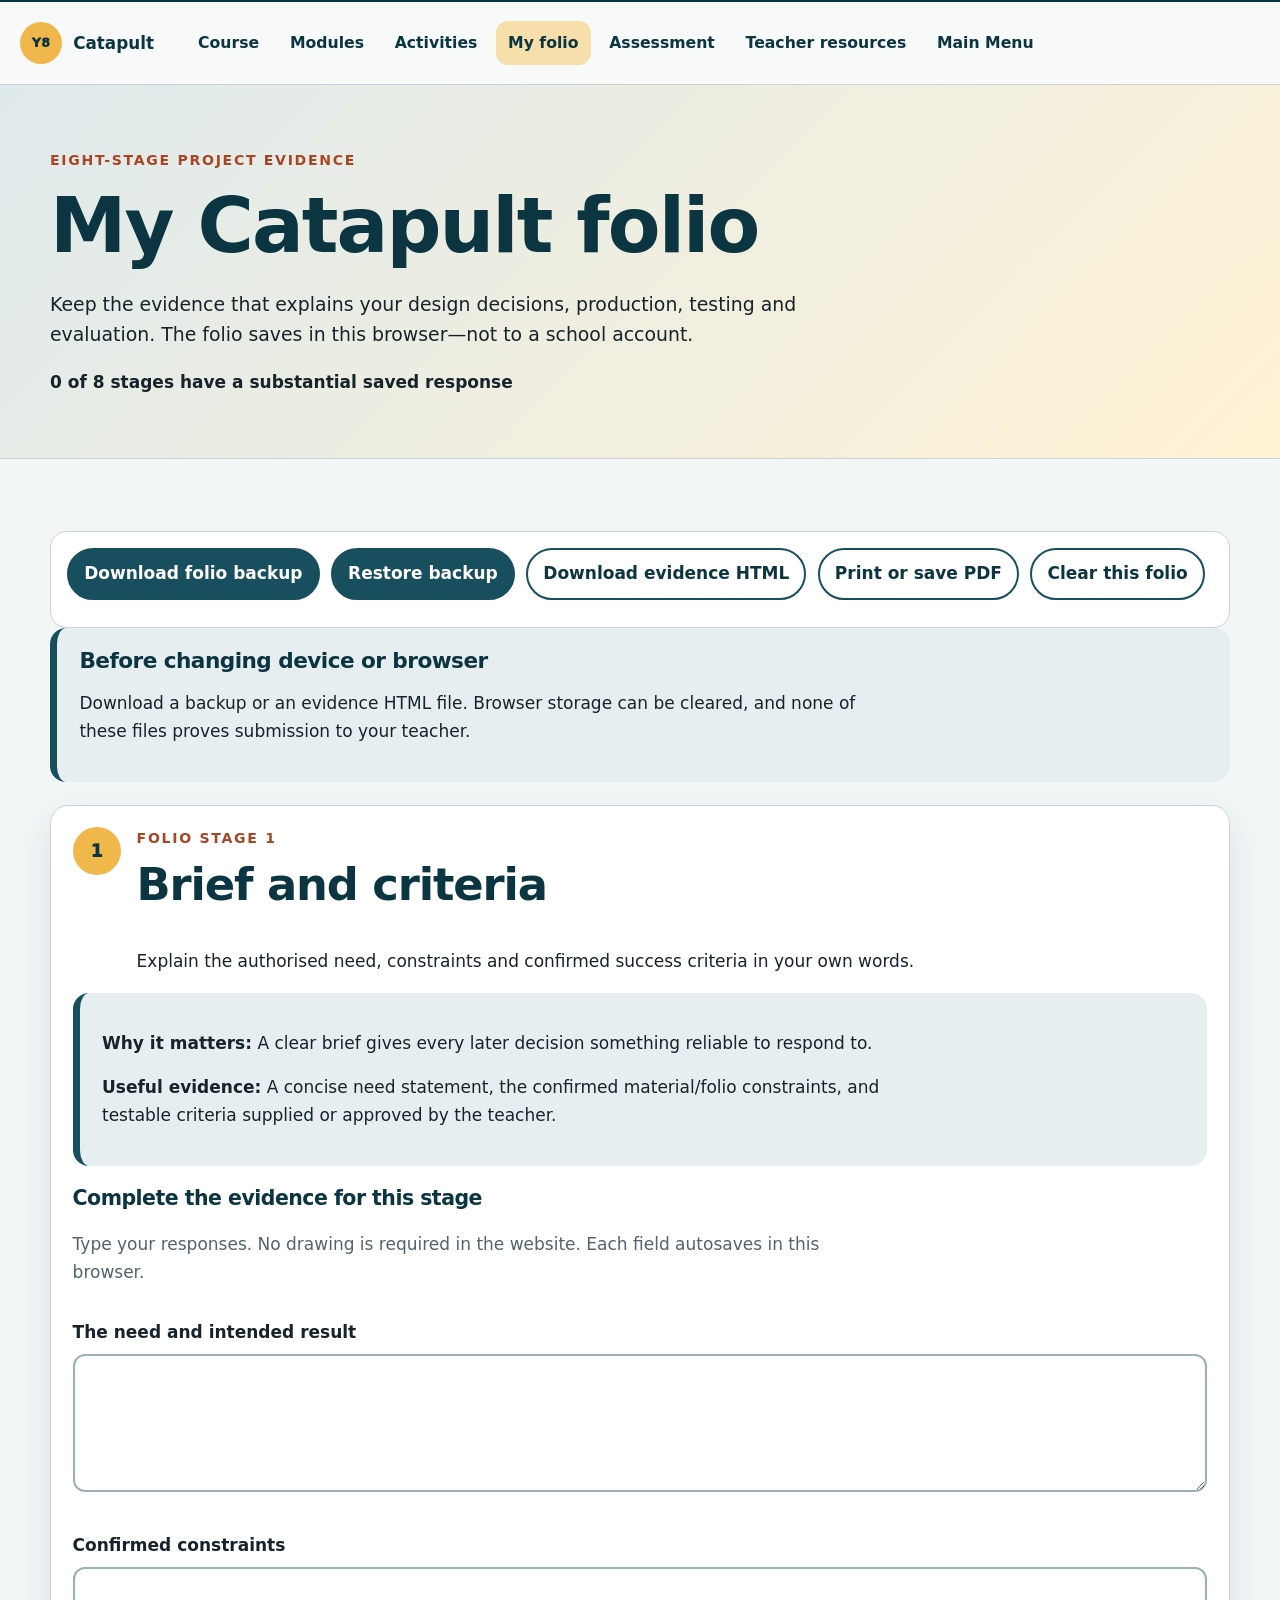
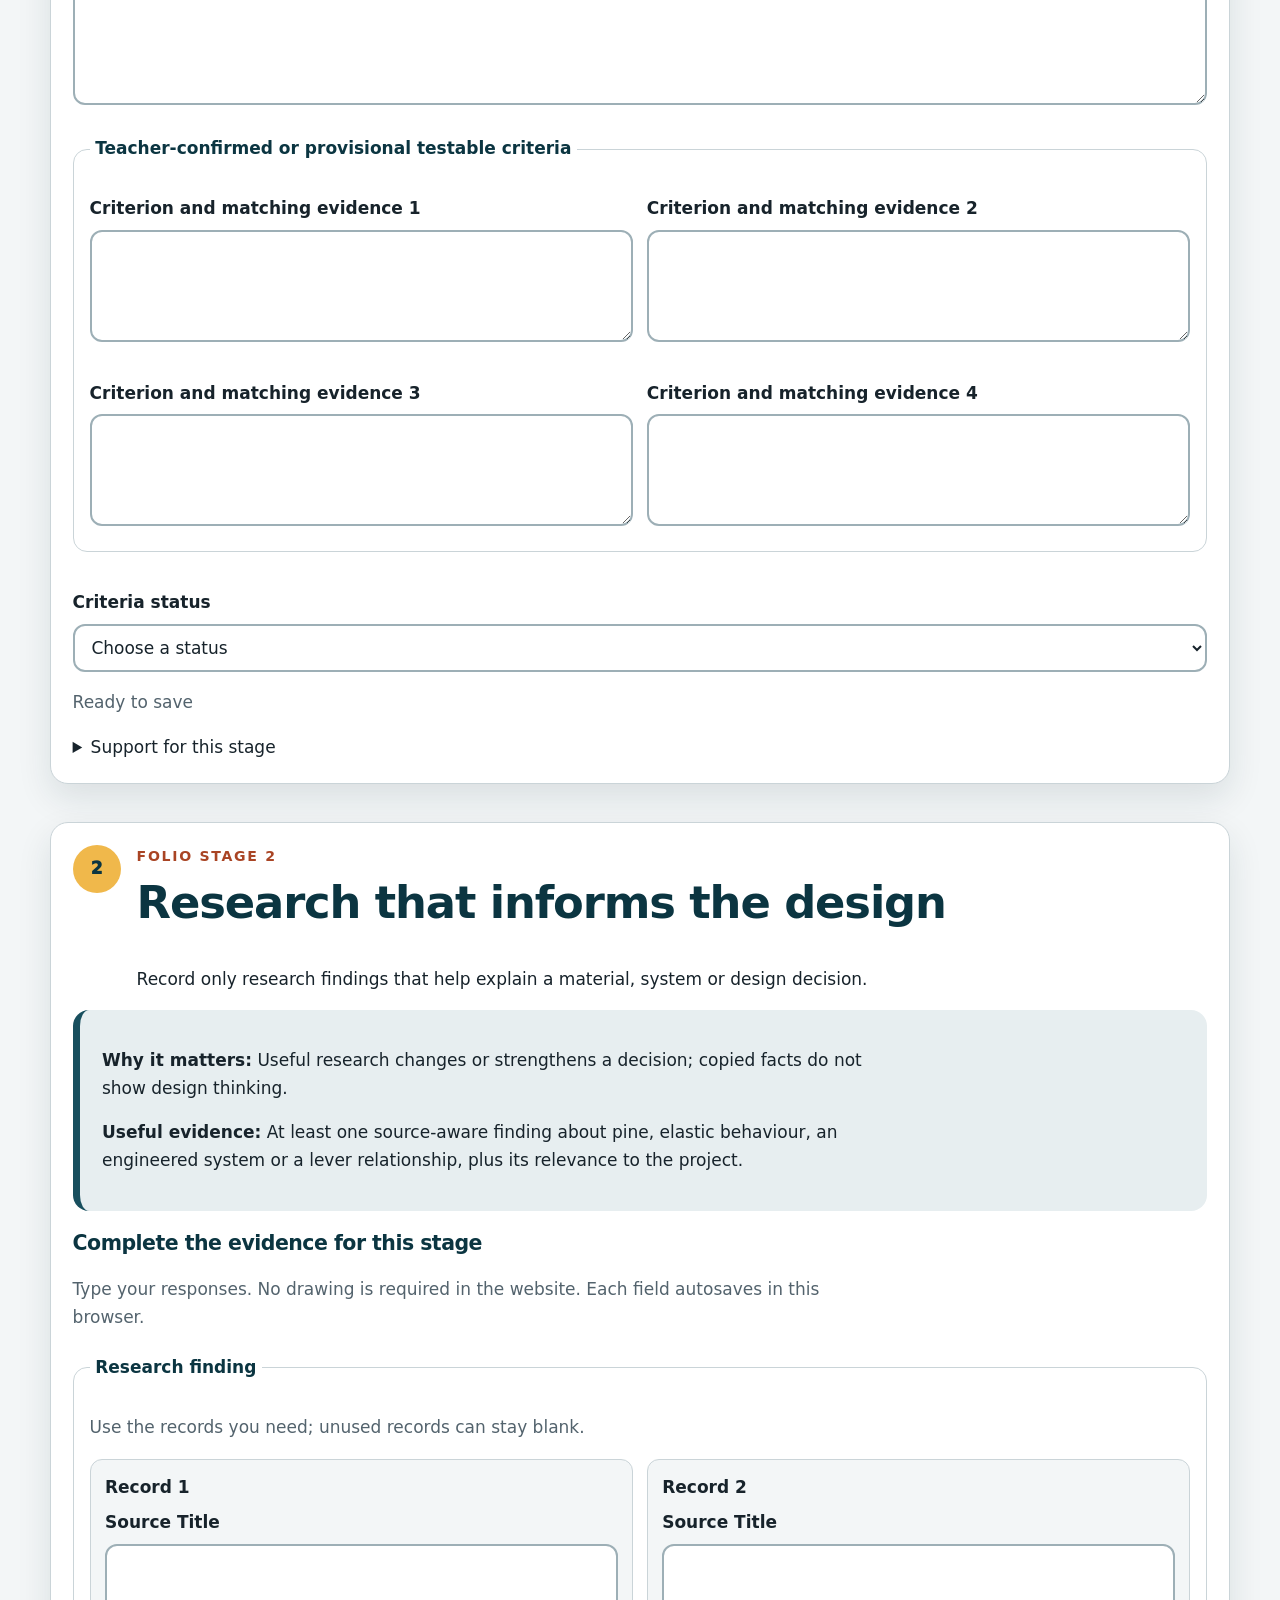
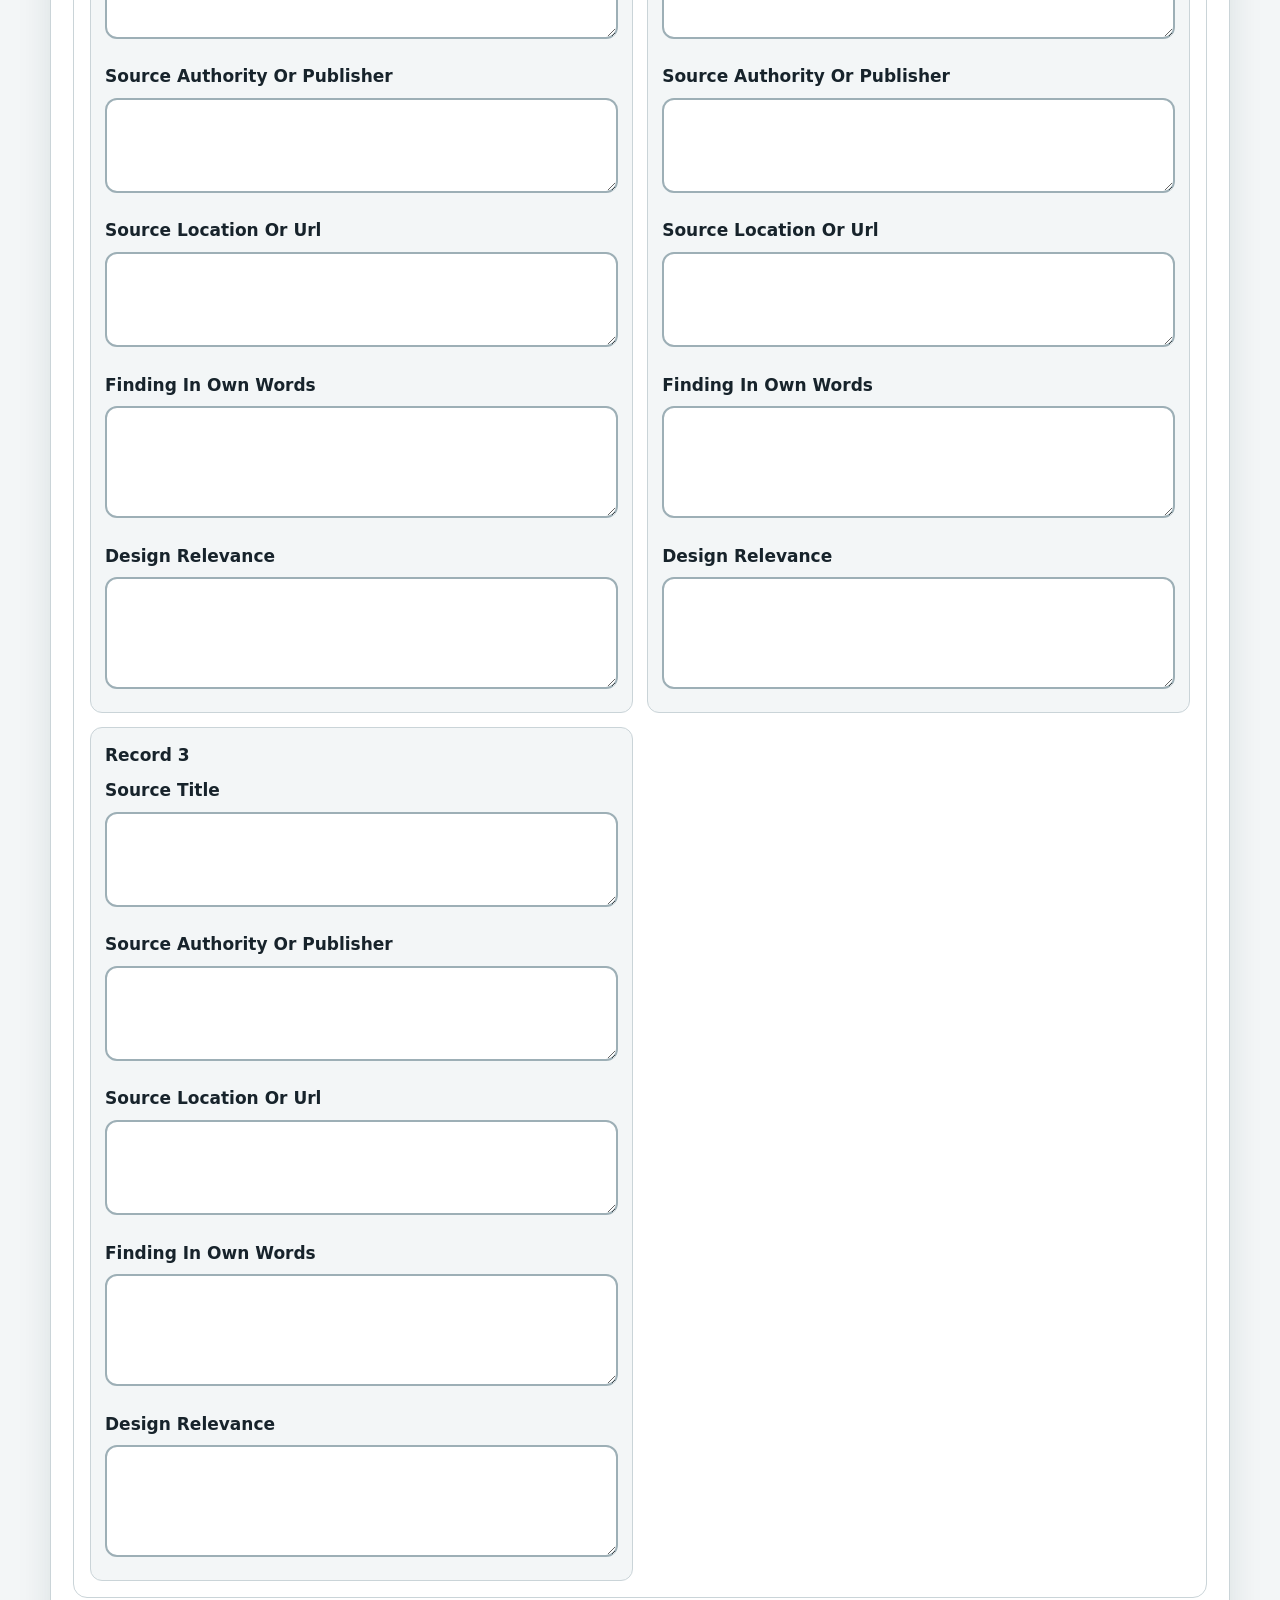
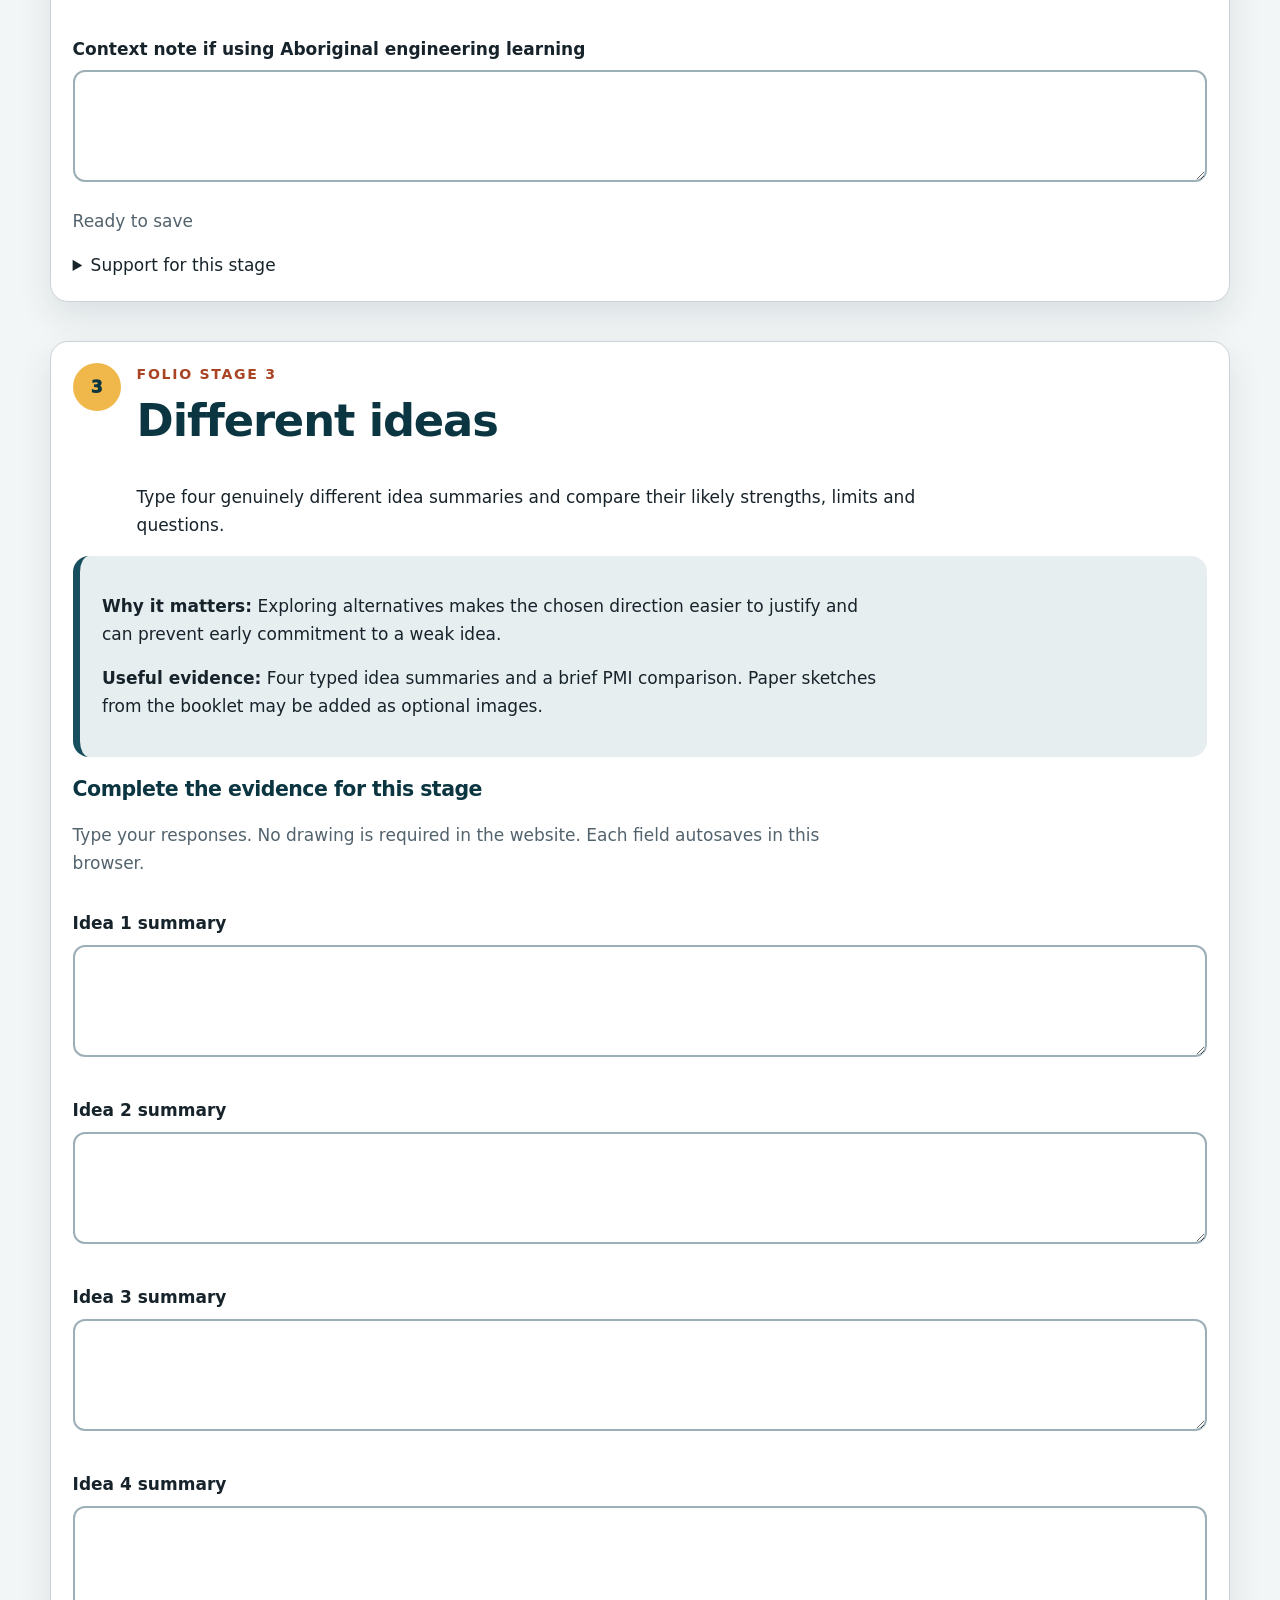
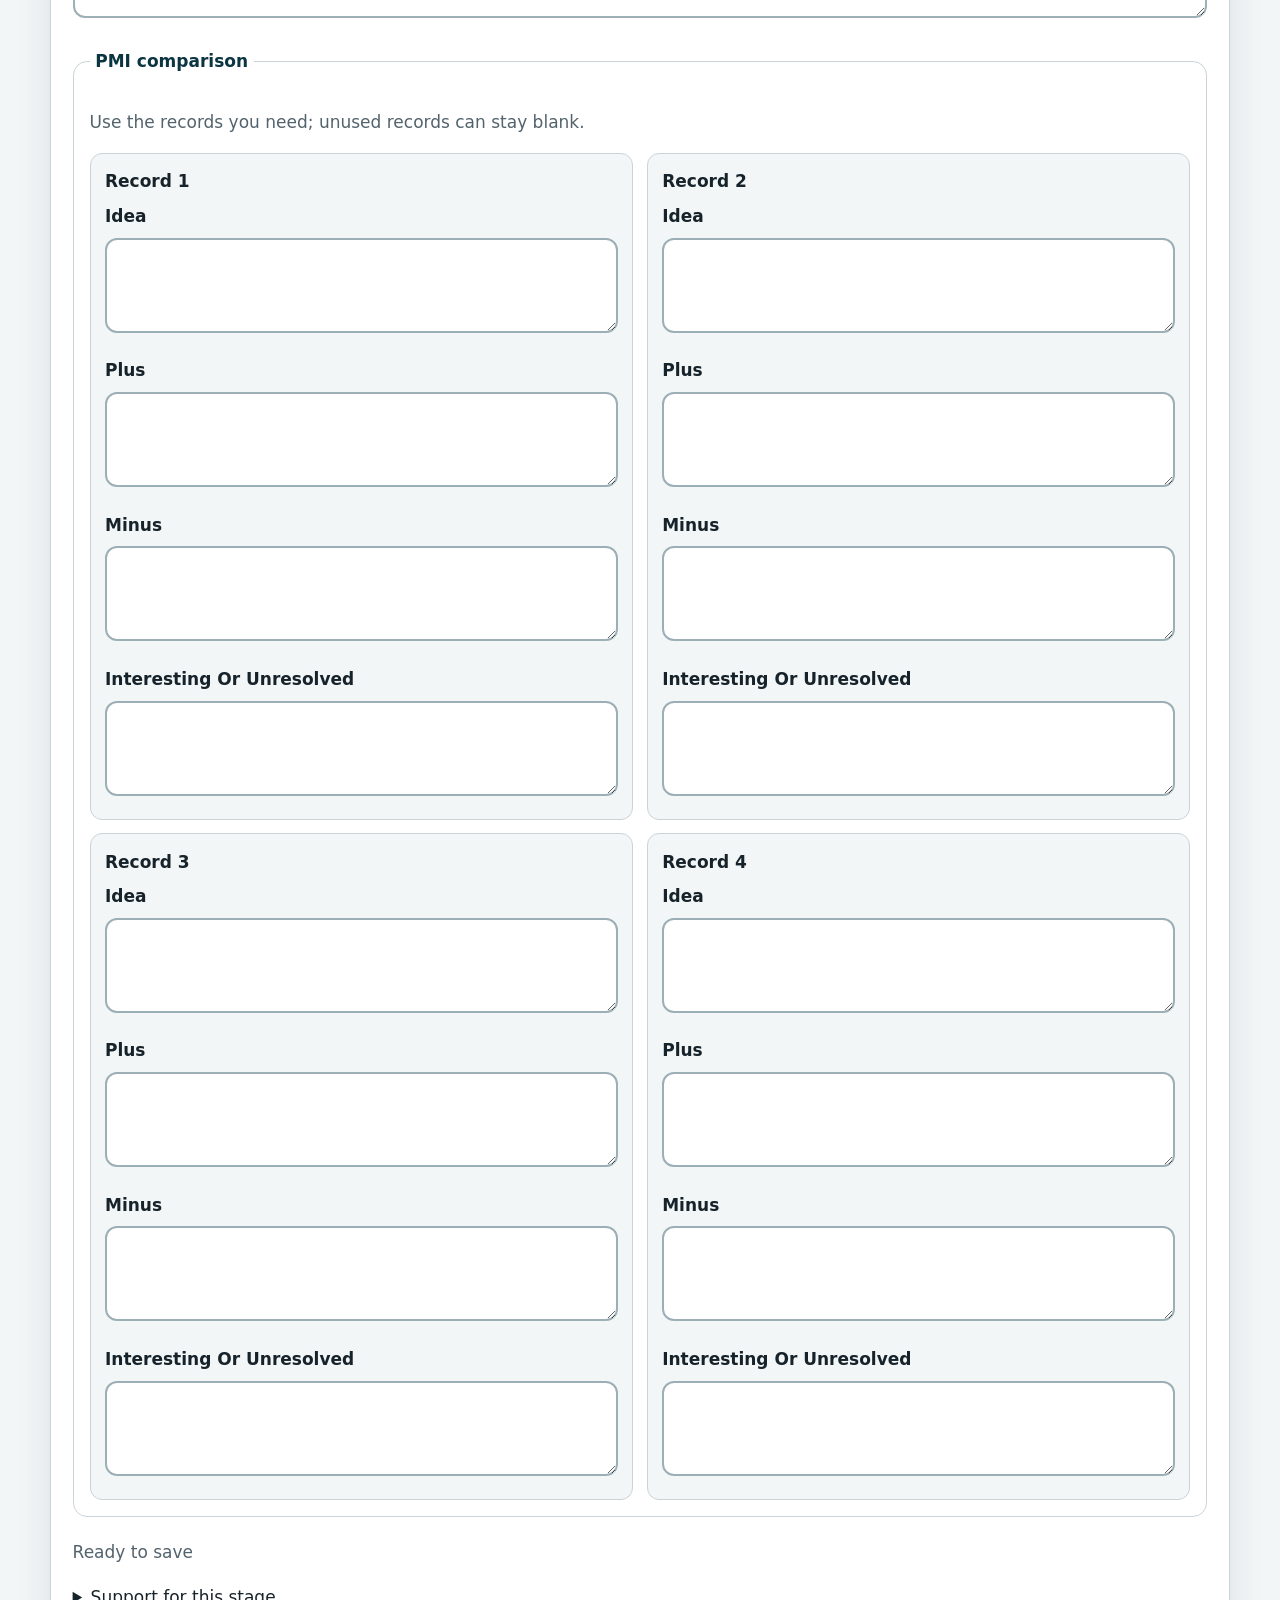
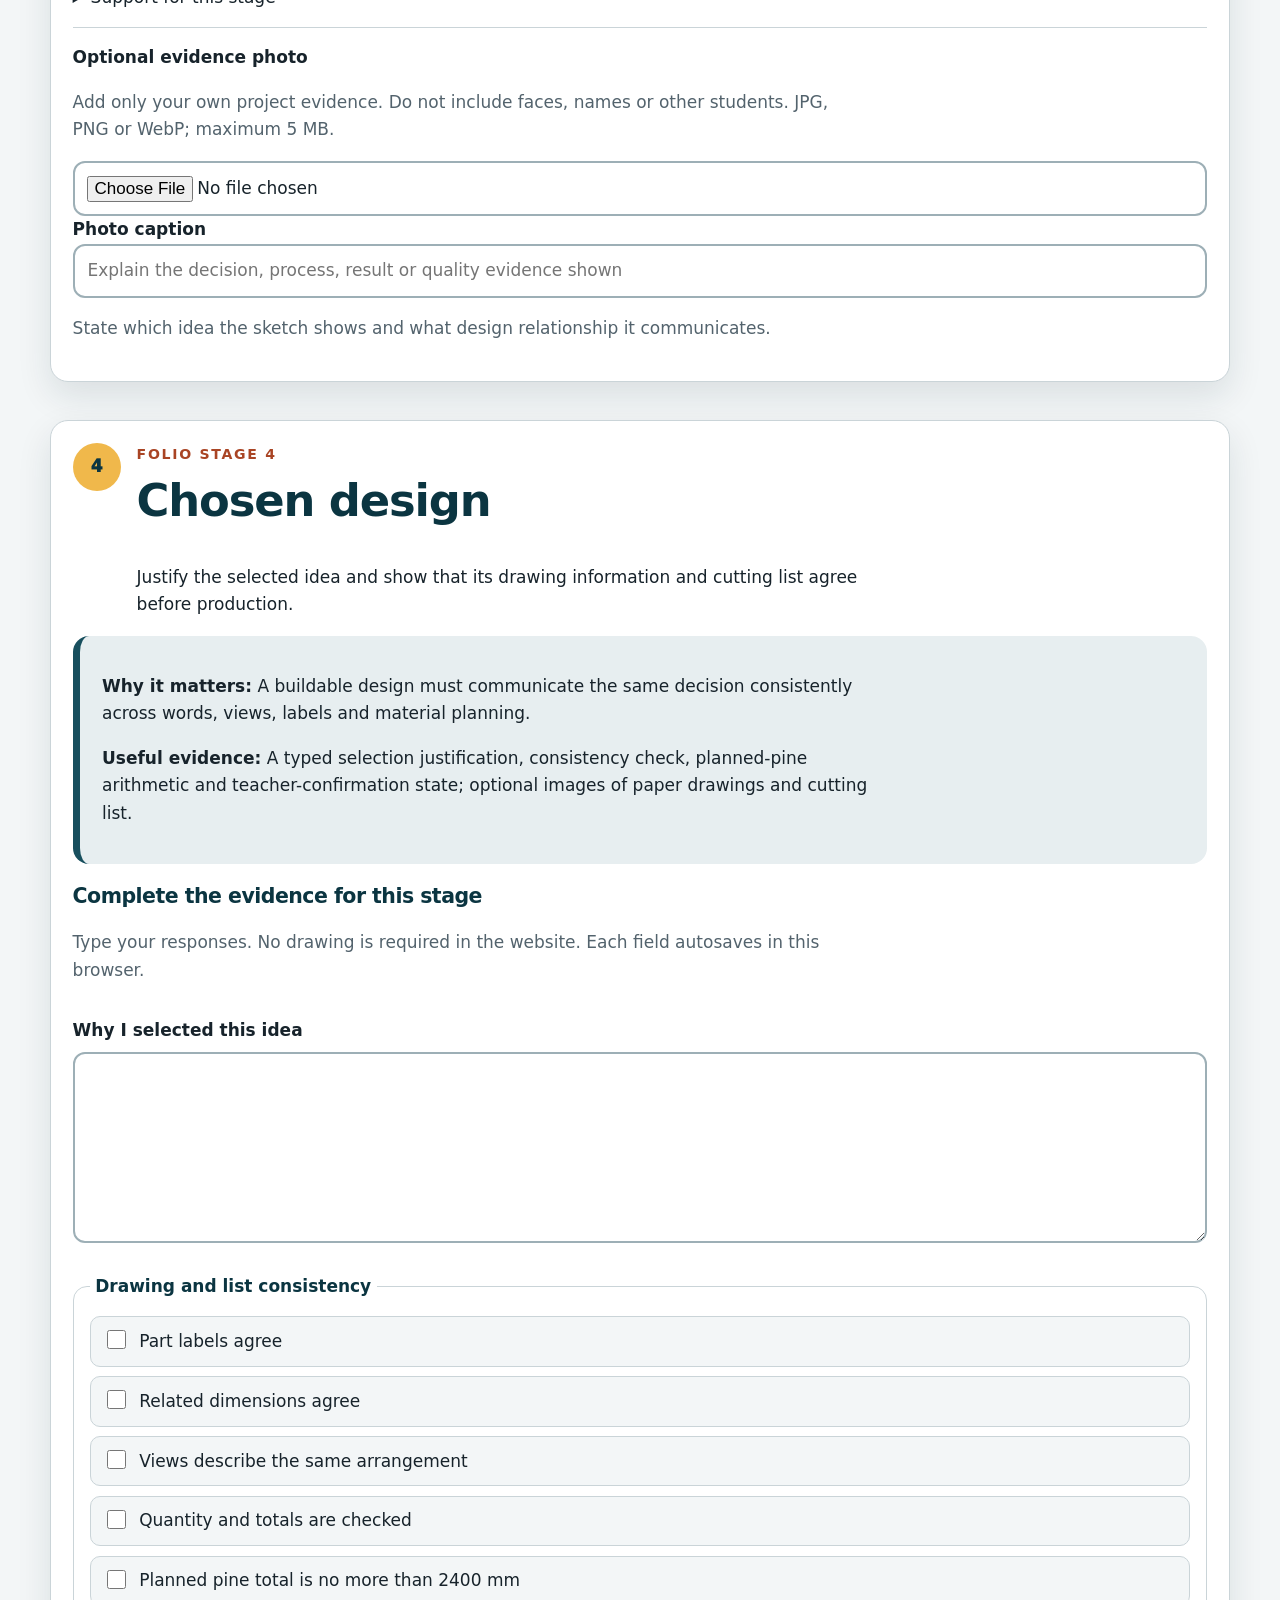
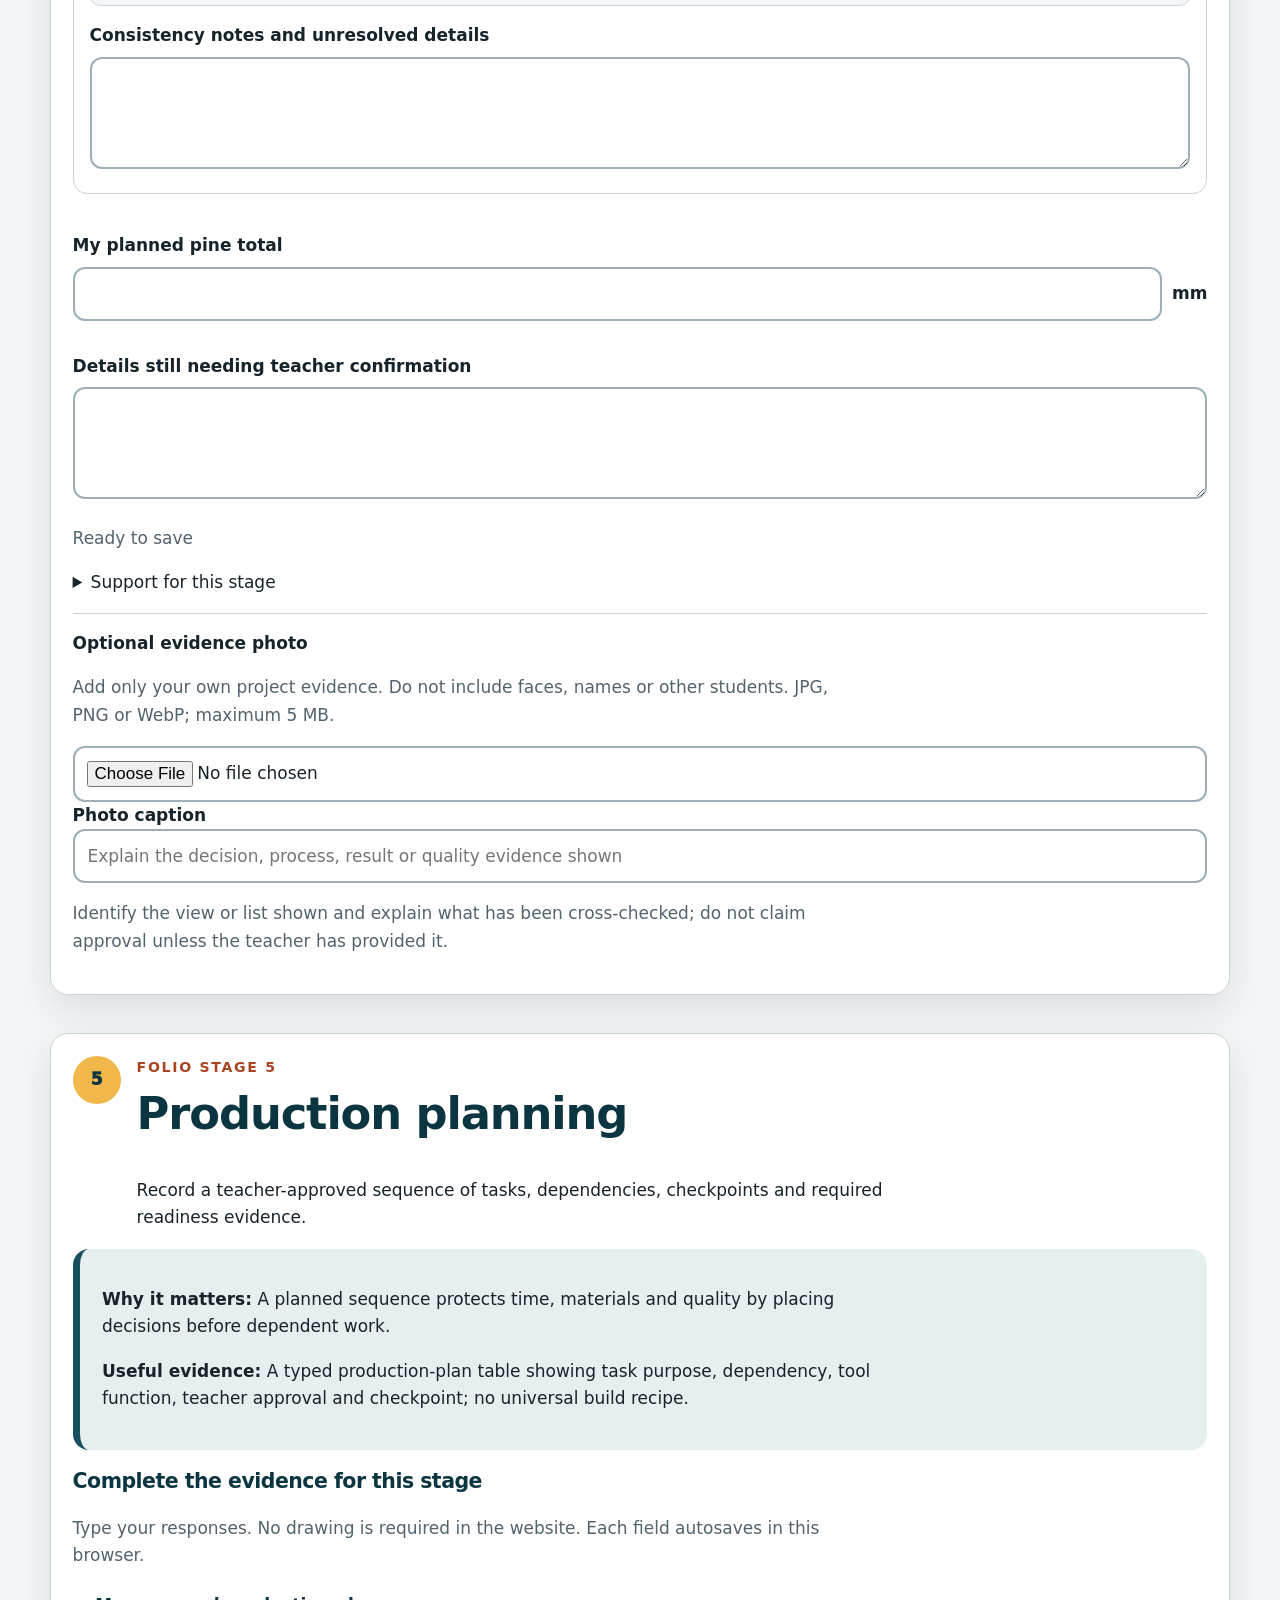
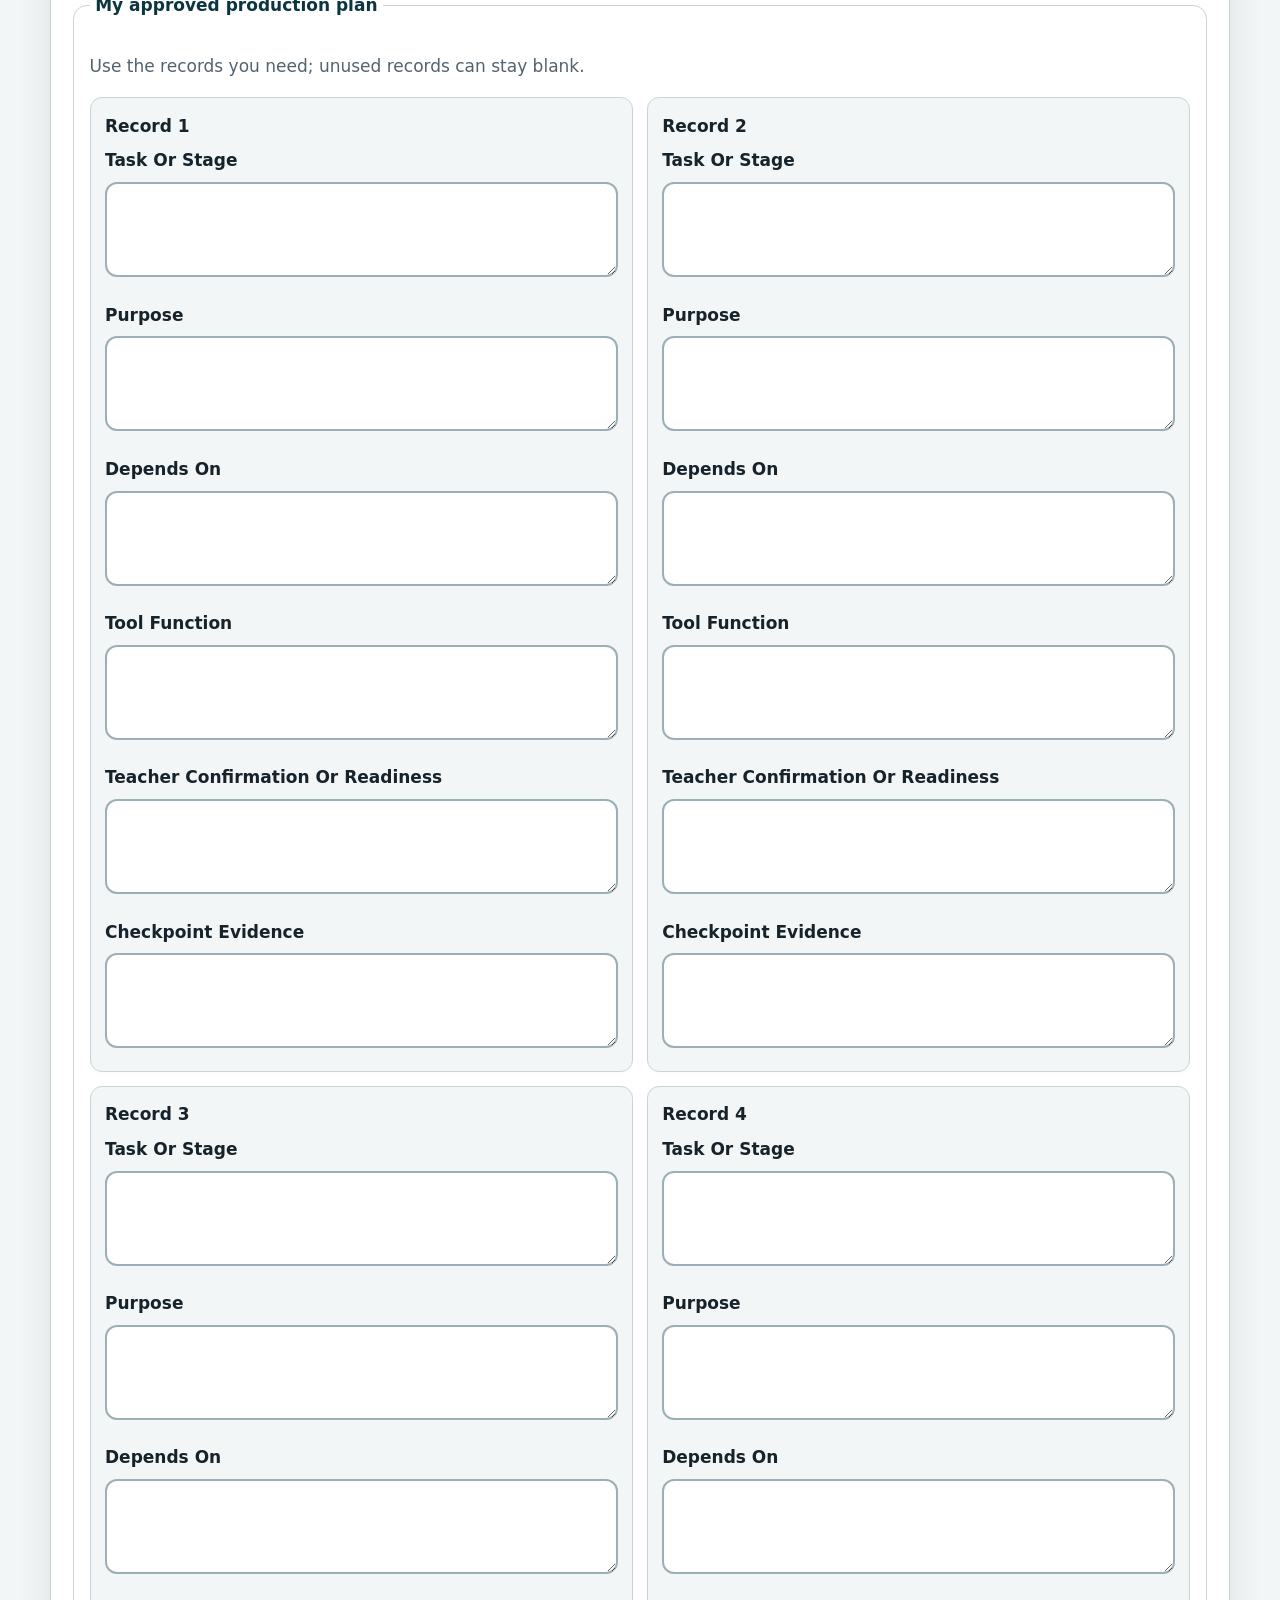
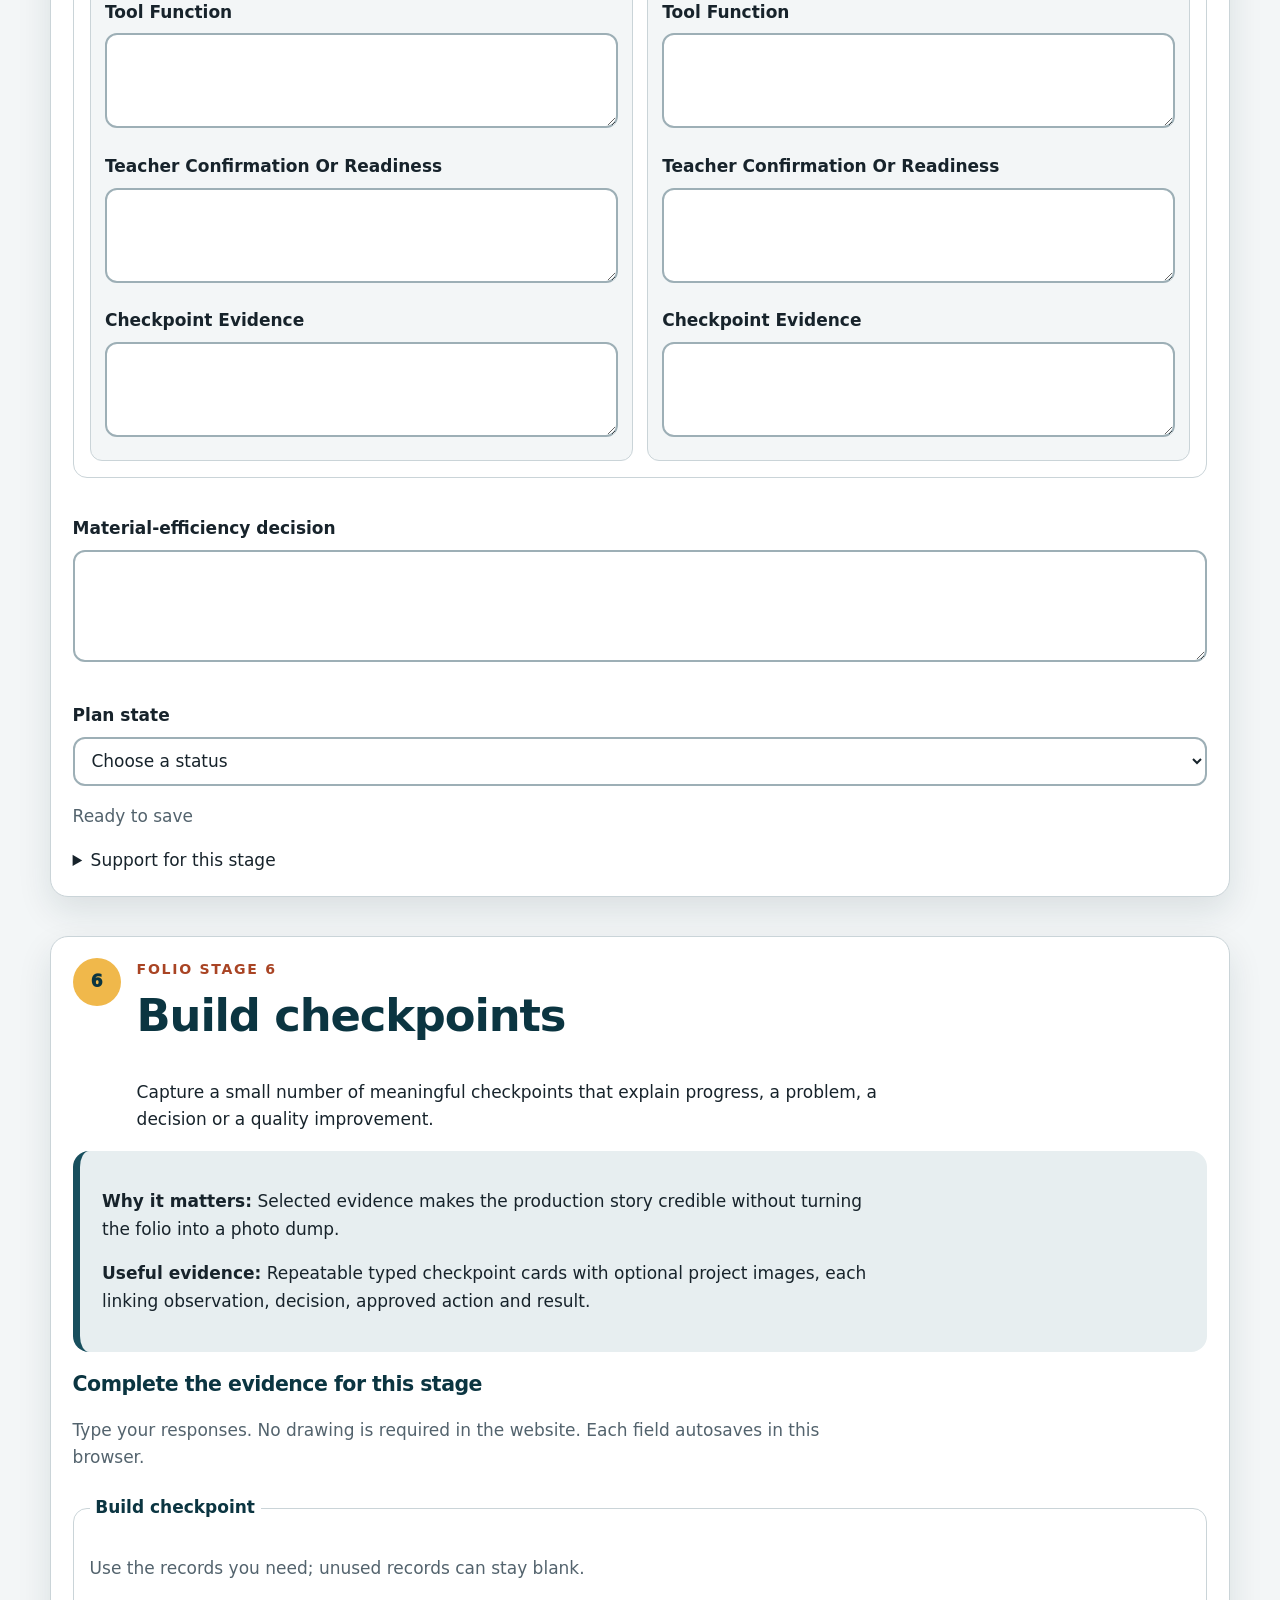
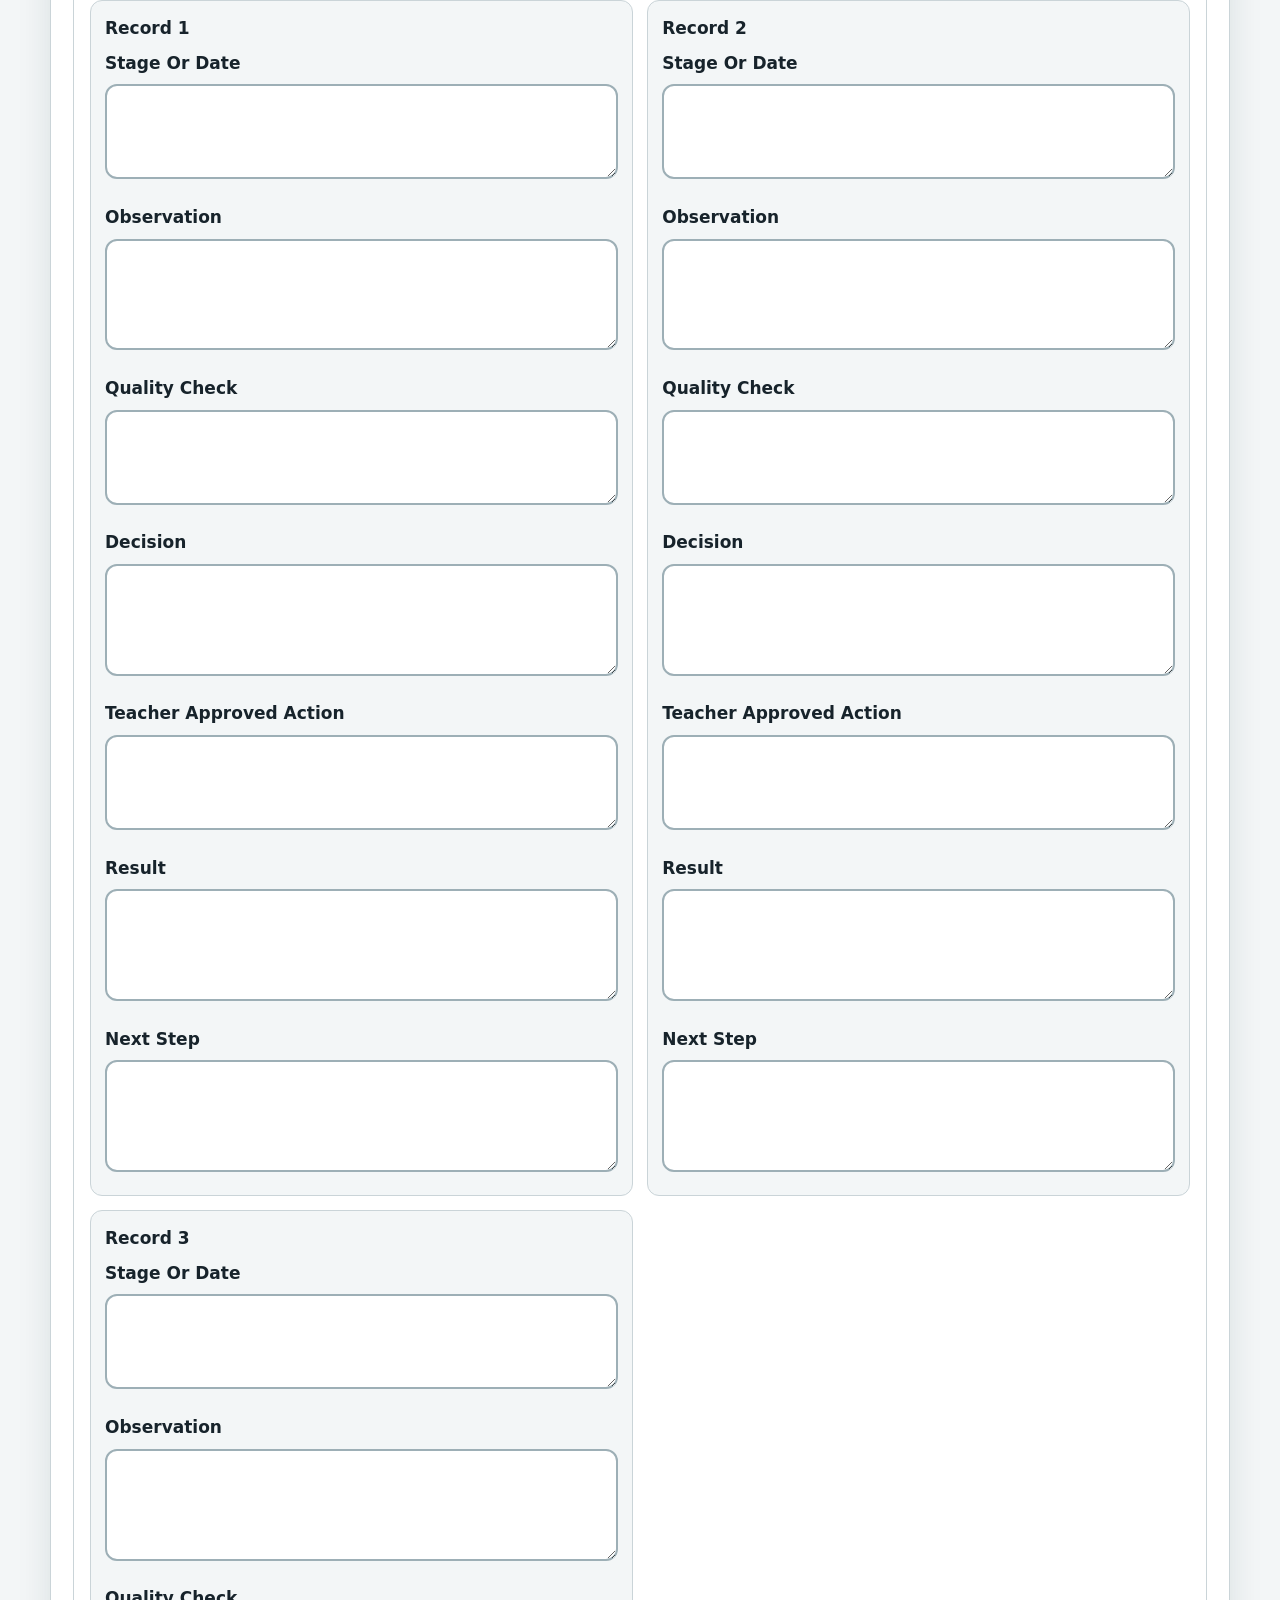
<file: folio.html>
<!doctype html>
<html lang="en-AU">
<head>
  <meta charset="utf-8">
  <meta name="viewport" content="width=device-width, initial-scale=1">
  <meta name="description" content="An eight-stage autosaving Catapult project folio.">
  <meta name="robots" content="noindex,nofollow,noarchive">
  <title>My Catapult folio | Catapult</title>
  <link rel="icon" href="data:image/svg+xml,%3Csvg xmlns='http://www.w3.org/2000/svg' viewBox='0 0 64 64'%3E%3Crect width='64' height='64' rx='32' fill='%23f5b942'/%3E%3Ctext x='32' y='40' text-anchor='middle' font-size='24' font-family='Arial' font-weight='700' fill='%23083243'%3EY8%3C/text%3E%3C/svg%3E">
  <link rel="stylesheet" href="styles.css?v=20260824-2">
</head>
<body><a class="skip-link" href="#main">Skip to main content</a>
<header class="course-family-nav"><div class="course-family-nav__inner"><a class="course-family-nav__brand" href="index.html"><span class="course-family-nav__mark" aria-hidden="true">Y8</span><span>Catapult</span></a><nav class="course-family-nav__links" aria-label="Course navigation"><a href="index.html">Course</a><a href="index.html#modules">Modules</a><a href="activities.html">Activities</a><a aria-current="page" href="folio.html">My folio</a><a href="assessment.html">Assessment</a><a href="teacher-resources.html">Teacher resources</a><a href="https://stevencowell.github.io/Main-Page/">Main Menu</a></nav></div></header><main id="main" tabindex="-1"><header class="page-hero"><div class="wrap"><p class="eyebrow">Eight-stage project evidence</p><h1>My Catapult folio</h1><p class="lede">Keep the evidence that explains your design decisions, production, testing and evaluation. The folio saves in this browser—not to a school account.</p><p><strong data-folio-progress>0 of 8 stages have a substantial saved response</strong></p></div></header><section><div class="wrap"><div class="control-bar" aria-label="Folio controls"><button type="button" data-folio-backup>Download folio backup</button><label class="button-like" for="restore-file">Restore backup</label><input class="sr-only" id="restore-file" type="file" accept="application/json" data-folio-restore><button class="secondary" type="button" data-folio-export>Download evidence HTML</button><button class="secondary" type="button" data-print-folio>Print or save PDF</button><button class="secondary" type="button" data-folio-reset>Clear this folio</button><span data-restore-status aria-live="polite"></span></div><div class="source-boundary"><h2>Before changing device or browser</h2><p>Download a backup or an evidence HTML file. Browser storage can be cleared, and none of these files proves submission to your teacher.</p></div><div class="folio-grid"><section id="folio-01" class="folio-stage" data-folio-stage-title="Brief and criteria" data-folio-stage-prompt="What must your Catapult project achieve, what confirmed boundaries apply, and what evidence could show success?"><header><span class="stage-number">1</span><div><p class="eyebrow">Folio stage 1</p><h2>Brief and criteria</h2><p>Explain the authorised need, constraints and confirmed success criteria in your own words.</p></div></header><div class="source-boundary"><p><strong>Why it matters:</strong> A clear brief gives every later decision something reliable to respond to.</p><p><strong>Useful evidence:</strong> A concise need statement, the confirmed material/folio constraints, and testable criteria supplied or approved by the teacher.</p></div><h3>Complete the evidence for this stage</h3><p class="fine">Type your responses. No drawing is required in the website. Each field autosaves in this browser.</p><div class="folio-response-set"><div class="folio-field"><label for="folio-01-need"><strong>The need and intended result</strong></label><textarea id="folio-01-need" rows="4" data-folio-field="folio-01-need" data-stage="1" data-folio-label="The need and intended result"></textarea></div><div class="folio-field"><label for="folio-01-constraints"><strong>Confirmed constraints</strong></label><textarea id="folio-01-constraints" rows="4" data-folio-field="folio-01-constraints" data-stage="1" data-folio-label="Confirmed constraints"></textarea></div><fieldset class="folio-control-group" data-control-type="repeatable_text"><legend>Teacher-confirmed or provisional testable criteria</legend><div class="folio-records"><div class="folio-field"><label for="folio-01-criteria-1"><strong>Criterion and matching evidence 1</strong></label><textarea id="folio-01-criteria-1" rows="3" data-folio-field="folio-01-criteria-1" data-stage="1" data-folio-label="Criterion and matching evidence 1"></textarea></div><div class="folio-field"><label for="folio-01-criteria-2"><strong>Criterion and matching evidence 2</strong></label><textarea id="folio-01-criteria-2" rows="3" data-folio-field="folio-01-criteria-2" data-stage="1" data-folio-label="Criterion and matching evidence 2"></textarea></div><div class="folio-field"><label for="folio-01-criteria-3"><strong>Criterion and matching evidence 3</strong></label><textarea id="folio-01-criteria-3" rows="3" data-folio-field="folio-01-criteria-3" data-stage="1" data-folio-label="Criterion and matching evidence 3"></textarea></div><div class="folio-field"><label for="folio-01-criteria-4"><strong>Criterion and matching evidence 4</strong></label><textarea id="folio-01-criteria-4" rows="3" data-folio-field="folio-01-criteria-4" data-stage="1" data-folio-label="Criterion and matching evidence 4"></textarea></div></div></fieldset><div class="folio-field"><label for="folio-01-confirmation-state"><strong>Criteria status</strong></label><select id="folio-01-confirmation-state" data-folio-field="folio-01-confirmation-state" data-stage="1" data-folio-label="Criteria status"><option value="">Choose a status</option><option value="check with your teacher">check with your teacher</option><option value="Confirmed by teacher">Confirmed by teacher</option></select></div></div><p class="fine" data-stage-status aria-live="polite">Ready to save</p><details><summary>Support for this stage</summary><ul><li>The source confirms a timber Catapult, practical and folio, listed materials and a maximum of 2400 mm of planned pine lengths.</li><li>Do not add a projectile, performance threshold, launch condition or cross-section that has not been confirmed.</li><li>Sentence starter: ‘The project needs a solution that ___. A confirmed constraint is ___. Success could be judged by ___.’</li></ul></details></section><section id="folio-02" class="folio-stage" data-folio-stage-title="Research that informs the design" data-folio-stage-prompt="Which reliable finding affected your thinking, where did it come from, and how could it influence a design decision?"><header><span class="stage-number">2</span><div><p class="eyebrow">Folio stage 2</p><h2>Research that informs the design</h2><p>Record only research findings that help explain a material, system or design decision.</p></div></header><div class="source-boundary"><p><strong>Why it matters:</strong> Useful research changes or strengthens a decision; copied facts do not show design thinking.</p><p><strong>Useful evidence:</strong> At least one source-aware finding about pine, elastic behaviour, an engineered system or a lever relationship, plus its relevance to the project.</p></div><h3>Complete the evidence for this stage</h3><p class="fine">Type your responses. No drawing is required in the website. Each field autosaves in this browser.</p><div class="folio-response-set"><fieldset class="folio-control-group" data-control-type="repeatable_group"><legend>Research finding</legend><p class="fine">Use the records you need; unused records can stay blank.</p><div class="folio-records"><section class="folio-record"><h4>Record 1</h4><div class="folio-field"><label for="folio-02-research-entries-1-source-title"><strong>Source Title</strong></label><textarea id="folio-02-research-entries-1-source-title" rows="2" data-folio-field="folio-02-research-entries-1-source-title" data-stage="2" data-folio-label="Source Title"></textarea></div><div class="folio-field"><label for="folio-02-research-entries-1-source-authority-or-publisher"><strong>Source Authority Or Publisher</strong></label><textarea id="folio-02-research-entries-1-source-authority-or-publisher" rows="2" data-folio-field="folio-02-research-entries-1-source-authority-or-publisher" data-stage="2" data-folio-label="Source Authority Or Publisher"></textarea></div><div class="folio-field"><label for="folio-02-research-entries-1-source-location-or-url"><strong>Source Location Or Url</strong></label><textarea id="folio-02-research-entries-1-source-location-or-url" rows="2" data-folio-field="folio-02-research-entries-1-source-location-or-url" data-stage="2" data-folio-label="Source Location Or Url"></textarea></div><div class="folio-field"><label for="folio-02-research-entries-1-finding-in-own-words"><strong>Finding In Own Words</strong></label><textarea id="folio-02-research-entries-1-finding-in-own-words" rows="3" data-folio-field="folio-02-research-entries-1-finding-in-own-words" data-stage="2" data-folio-label="Finding In Own Words"></textarea></div><div class="folio-field"><label for="folio-02-research-entries-1-design-relevance"><strong>Design Relevance</strong></label><textarea id="folio-02-research-entries-1-design-relevance" rows="3" data-folio-field="folio-02-research-entries-1-design-relevance" data-stage="2" data-folio-label="Design Relevance"></textarea></div></section><section class="folio-record"><h4>Record 2</h4><div class="folio-field"><label for="folio-02-research-entries-2-source-title"><strong>Source Title</strong></label><textarea id="folio-02-research-entries-2-source-title" rows="2" data-folio-field="folio-02-research-entries-2-source-title" data-stage="2" data-folio-label="Source Title"></textarea></div><div class="folio-field"><label for="folio-02-research-entries-2-source-authority-or-publisher"><strong>Source Authority Or Publisher</strong></label><textarea id="folio-02-research-entries-2-source-authority-or-publisher" rows="2" data-folio-field="folio-02-research-entries-2-source-authority-or-publisher" data-stage="2" data-folio-label="Source Authority Or Publisher"></textarea></div><div class="folio-field"><label for="folio-02-research-entries-2-source-location-or-url"><strong>Source Location Or Url</strong></label><textarea id="folio-02-research-entries-2-source-location-or-url" rows="2" data-folio-field="folio-02-research-entries-2-source-location-or-url" data-stage="2" data-folio-label="Source Location Or Url"></textarea></div><div class="folio-field"><label for="folio-02-research-entries-2-finding-in-own-words"><strong>Finding In Own Words</strong></label><textarea id="folio-02-research-entries-2-finding-in-own-words" rows="3" data-folio-field="folio-02-research-entries-2-finding-in-own-words" data-stage="2" data-folio-label="Finding In Own Words"></textarea></div><div class="folio-field"><label for="folio-02-research-entries-2-design-relevance"><strong>Design Relevance</strong></label><textarea id="folio-02-research-entries-2-design-relevance" rows="3" data-folio-field="folio-02-research-entries-2-design-relevance" data-stage="2" data-folio-label="Design Relevance"></textarea></div></section><section class="folio-record"><h4>Record 3</h4><div class="folio-field"><label for="folio-02-research-entries-3-source-title"><strong>Source Title</strong></label><textarea id="folio-02-research-entries-3-source-title" rows="2" data-folio-field="folio-02-research-entries-3-source-title" data-stage="2" data-folio-label="Source Title"></textarea></div><div class="folio-field"><label for="folio-02-research-entries-3-source-authority-or-publisher"><strong>Source Authority Or Publisher</strong></label><textarea id="folio-02-research-entries-3-source-authority-or-publisher" rows="2" data-folio-field="folio-02-research-entries-3-source-authority-or-publisher" data-stage="2" data-folio-label="Source Authority Or Publisher"></textarea></div><div class="folio-field"><label for="folio-02-research-entries-3-source-location-or-url"><strong>Source Location Or Url</strong></label><textarea id="folio-02-research-entries-3-source-location-or-url" rows="2" data-folio-field="folio-02-research-entries-3-source-location-or-url" data-stage="2" data-folio-label="Source Location Or Url"></textarea></div><div class="folio-field"><label for="folio-02-research-entries-3-finding-in-own-words"><strong>Finding In Own Words</strong></label><textarea id="folio-02-research-entries-3-finding-in-own-words" rows="3" data-folio-field="folio-02-research-entries-3-finding-in-own-words" data-stage="2" data-folio-label="Finding In Own Words"></textarea></div><div class="folio-field"><label for="folio-02-research-entries-3-design-relevance"><strong>Design Relevance</strong></label><textarea id="folio-02-research-entries-3-design-relevance" rows="3" data-folio-field="folio-02-research-entries-3-design-relevance" data-stage="2" data-folio-label="Design Relevance"></textarea></div></section></div></fieldset><div class="folio-field"><label for="folio-02-cultural-context-check"><strong>Context note if using Aboriginal engineering learning</strong></label><textarea id="folio-02-cultural-context-check" rows="3" data-folio-field="folio-02-cultural-context-check" data-stage="2" data-folio-label="Context note if using Aboriginal engineering learning"></textarea></div></div><p class="fine" data-stage-status aria-live="polite">Ready to save</p><details><summary>Support for this stage</summary><ul><li>Prefer authoritative government, museum, university, technical or Aboriginal-led sources suited to the claim.</li><li>The source booklet introduces woomera, Brewarrina and Budj Bim topics but is not authority for detailed cultural claims.</li><li>Sentence starter: ‘According to ___, ___. This matters to my decision because ___.’</li></ul></details></section><section id="folio-03" class="folio-stage" data-folio-stage-title="Different ideas" data-folio-stage-prompt="How does each idea arrange the system differently, and what must be checked before one is selected?"><header><span class="stage-number">3</span><div><p class="eyebrow">Folio stage 3</p><h2>Different ideas</h2><p>Type four genuinely different idea summaries and compare their likely strengths, limits and questions.</p></div></header><div class="source-boundary"><p><strong>Why it matters:</strong> Exploring alternatives makes the chosen direction easier to justify and can prevent early commitment to a weak idea.</p><p><strong>Useful evidence:</strong> Four typed idea summaries and a brief PMI comparison. Paper sketches from the booklet may be added as optional images.</p></div><h3>Complete the evidence for this stage</h3><p class="fine">Type your responses. No drawing is required in the website. Each field autosaves in this browser.</p><div class="folio-response-set"><div class="folio-field"><label for="folio-03-idea-1"><strong>Idea 1 summary</strong></label><textarea id="folio-03-idea-1" rows="3" data-folio-field="folio-03-idea-1" data-stage="3" data-folio-label="Idea 1 summary"></textarea></div><div class="folio-field"><label for="folio-03-idea-2"><strong>Idea 2 summary</strong></label><textarea id="folio-03-idea-2" rows="3" data-folio-field="folio-03-idea-2" data-stage="3" data-folio-label="Idea 2 summary"></textarea></div><div class="folio-field"><label for="folio-03-idea-3"><strong>Idea 3 summary</strong></label><textarea id="folio-03-idea-3" rows="3" data-folio-field="folio-03-idea-3" data-stage="3" data-folio-label="Idea 3 summary"></textarea></div><div class="folio-field"><label for="folio-03-idea-4"><strong>Idea 4 summary</strong></label><textarea id="folio-03-idea-4" rows="3" data-folio-field="folio-03-idea-4" data-stage="3" data-folio-label="Idea 4 summary"></textarea></div><fieldset class="folio-control-group" data-control-type="table"><legend>PMI comparison</legend><p class="fine">Use the records you need; unused records can stay blank.</p><div class="folio-records"><section class="folio-record"><h4>Record 1</h4><div class="folio-field"><label for="folio-03-pmi-1-idea"><strong>Idea</strong></label><textarea id="folio-03-pmi-1-idea" rows="2" data-folio-field="folio-03-pmi-1-idea" data-stage="3" data-folio-label="Idea"></textarea></div><div class="folio-field"><label for="folio-03-pmi-1-plus"><strong>Plus</strong></label><textarea id="folio-03-pmi-1-plus" rows="2" data-folio-field="folio-03-pmi-1-plus" data-stage="3" data-folio-label="Plus"></textarea></div><div class="folio-field"><label for="folio-03-pmi-1-minus"><strong>Minus</strong></label><textarea id="folio-03-pmi-1-minus" rows="2" data-folio-field="folio-03-pmi-1-minus" data-stage="3" data-folio-label="Minus"></textarea></div><div class="folio-field"><label for="folio-03-pmi-1-interesting-or-unresolved"><strong>Interesting Or Unresolved</strong></label><textarea id="folio-03-pmi-1-interesting-or-unresolved" rows="2" data-folio-field="folio-03-pmi-1-interesting-or-unresolved" data-stage="3" data-folio-label="Interesting Or Unresolved"></textarea></div></section><section class="folio-record"><h4>Record 2</h4><div class="folio-field"><label for="folio-03-pmi-2-idea"><strong>Idea</strong></label><textarea id="folio-03-pmi-2-idea" rows="2" data-folio-field="folio-03-pmi-2-idea" data-stage="3" data-folio-label="Idea"></textarea></div><div class="folio-field"><label for="folio-03-pmi-2-plus"><strong>Plus</strong></label><textarea id="folio-03-pmi-2-plus" rows="2" data-folio-field="folio-03-pmi-2-plus" data-stage="3" data-folio-label="Plus"></textarea></div><div class="folio-field"><label for="folio-03-pmi-2-minus"><strong>Minus</strong></label><textarea id="folio-03-pmi-2-minus" rows="2" data-folio-field="folio-03-pmi-2-minus" data-stage="3" data-folio-label="Minus"></textarea></div><div class="folio-field"><label for="folio-03-pmi-2-interesting-or-unresolved"><strong>Interesting Or Unresolved</strong></label><textarea id="folio-03-pmi-2-interesting-or-unresolved" rows="2" data-folio-field="folio-03-pmi-2-interesting-or-unresolved" data-stage="3" data-folio-label="Interesting Or Unresolved"></textarea></div></section><section class="folio-record"><h4>Record 3</h4><div class="folio-field"><label for="folio-03-pmi-3-idea"><strong>Idea</strong></label><textarea id="folio-03-pmi-3-idea" rows="2" data-folio-field="folio-03-pmi-3-idea" data-stage="3" data-folio-label="Idea"></textarea></div><div class="folio-field"><label for="folio-03-pmi-3-plus"><strong>Plus</strong></label><textarea id="folio-03-pmi-3-plus" rows="2" data-folio-field="folio-03-pmi-3-plus" data-stage="3" data-folio-label="Plus"></textarea></div><div class="folio-field"><label for="folio-03-pmi-3-minus"><strong>Minus</strong></label><textarea id="folio-03-pmi-3-minus" rows="2" data-folio-field="folio-03-pmi-3-minus" data-stage="3" data-folio-label="Minus"></textarea></div><div class="folio-field"><label for="folio-03-pmi-3-interesting-or-unresolved"><strong>Interesting Or Unresolved</strong></label><textarea id="folio-03-pmi-3-interesting-or-unresolved" rows="2" data-folio-field="folio-03-pmi-3-interesting-or-unresolved" data-stage="3" data-folio-label="Interesting Or Unresolved"></textarea></div></section><section class="folio-record"><h4>Record 4</h4><div class="folio-field"><label for="folio-03-pmi-4-idea"><strong>Idea</strong></label><textarea id="folio-03-pmi-4-idea" rows="2" data-folio-field="folio-03-pmi-4-idea" data-stage="3" data-folio-label="Idea"></textarea></div><div class="folio-field"><label for="folio-03-pmi-4-plus"><strong>Plus</strong></label><textarea id="folio-03-pmi-4-plus" rows="2" data-folio-field="folio-03-pmi-4-plus" data-stage="3" data-folio-label="Plus"></textarea></div><div class="folio-field"><label for="folio-03-pmi-4-minus"><strong>Minus</strong></label><textarea id="folio-03-pmi-4-minus" rows="2" data-folio-field="folio-03-pmi-4-minus" data-stage="3" data-folio-label="Minus"></textarea></div><div class="folio-field"><label for="folio-03-pmi-4-interesting-or-unresolved"><strong>Interesting Or Unresolved</strong></label><textarea id="folio-03-pmi-4-interesting-or-unresolved" rows="2" data-folio-field="folio-03-pmi-4-interesting-or-unresolved" data-stage="3" data-folio-label="Interesting Or Unresolved"></textarea></div></section></div></fieldset></div><p class="fine" data-stage-status aria-live="polite">Ready to save</p><details><summary>Support for this stage</summary><ul><li>No drawing is required in the website; use typing for every required online response.</li><li>Complete source-booklet drawings on paper when your teacher directs you.</li><li>Make the idea summaries different in system arrangement or interaction, not merely colour.</li></ul></details><div class="image-evidence"><label for="image-stage-03"><strong>Optional evidence photo</strong></label><p class="fine">Add only your own project evidence. Do not include faces, names or other students. JPG, PNG or WebP; maximum 5 MB.</p><input id="image-stage-03" type="file" accept="image/jpeg,image/png,image/webp" data-folio-image="3"><label for="caption-stage-03"><strong>Photo caption</strong></label><input id="caption-stage-03" type="text" data-image-caption="3" placeholder="Explain the decision, process, result or quality evidence shown"><p class="fine">State which idea the sketch shows and what design relationship it communicates.</p><p class="fine" data-image-status aria-live="polite"></p><img class="image-preview" data-image-preview="3" alt="Saved project evidence preview" hidden></div></section><section id="folio-04" class="folio-stage" data-folio-stage-title="Chosen design" data-folio-stage-prompt="Why is this idea the strongest response to the brief, and what evidence shows that the design records agree?"><header><span class="stage-number">4</span><div><p class="eyebrow">Folio stage 4</p><h2>Chosen design</h2><p>Justify the selected idea and show that its drawing information and cutting list agree before production.</p></div></header><div class="source-boundary"><p><strong>Why it matters:</strong> A buildable design must communicate the same decision consistently across words, views, labels and material planning.</p><p><strong>Useful evidence:</strong> A typed selection justification, consistency check, planned-pine arithmetic and teacher-confirmation state; optional images of paper drawings and cutting list.</p></div><h3>Complete the evidence for this stage</h3><p class="fine">Type your responses. No drawing is required in the website. Each field autosaves in this browser.</p><div class="folio-response-set"><div class="folio-field"><label for="folio-04-selection-reason"><strong>Why I selected this idea</strong></label><textarea id="folio-04-selection-reason" rows="6" data-folio-field="folio-04-selection-reason" data-stage="4" data-folio-label="Why I selected this idea"></textarea></div><fieldset class="folio-control-group" data-control-type="checklist_with_notes"><legend>Drawing and list consistency</legend><div class="folio-checks"><label class="folio-check"><input id="folio-04-consistency-check-check-1" type="checkbox" data-folio-field="folio-04-consistency-check-check-1" data-stage="4" data-folio-label="Part labels agree"> <span>Part labels agree</span></label><label class="folio-check"><input id="folio-04-consistency-check-check-2" type="checkbox" data-folio-field="folio-04-consistency-check-check-2" data-stage="4" data-folio-label="Related dimensions agree"> <span>Related dimensions agree</span></label><label class="folio-check"><input id="folio-04-consistency-check-check-3" type="checkbox" data-folio-field="folio-04-consistency-check-check-3" data-stage="4" data-folio-label="Views describe the same arrangement"> <span>Views describe the same arrangement</span></label><label class="folio-check"><input id="folio-04-consistency-check-check-4" type="checkbox" data-folio-field="folio-04-consistency-check-check-4" data-stage="4" data-folio-label="Quantity and totals are checked"> <span>Quantity and totals are checked</span></label><label class="folio-check"><input id="folio-04-consistency-check-check-5" type="checkbox" data-folio-field="folio-04-consistency-check-check-5" data-stage="4" data-folio-label="Planned pine total is no more than 2400 mm"> <span>Planned pine total is no more than 2400 mm</span></label></div><div class="folio-field"><label for="folio-04-consistency-check-notes"><strong>Consistency notes and unresolved details</strong></label><textarea id="folio-04-consistency-check-notes" rows="3" data-folio-field="folio-04-consistency-check-notes" data-stage="4" data-folio-label="Consistency notes and unresolved details"></textarea></div></fieldset><div class="folio-field"><label for="folio-04-planned-total"><strong>My planned pine total</strong></label><div class="number-with-unit"><input id="folio-04-planned-total" type="number" inputmode="decimal" min="0" step="any" data-folio-field="folio-04-planned-total" data-stage="4" data-folio-label="My planned pine total"><span>mm</span></div></div><div class="folio-field"><label for="folio-04-unresolved-details"><strong>Details still needing teacher confirmation</strong></label><textarea id="folio-04-unresolved-details" rows="3" data-folio-field="folio-04-unresolved-details" data-stage="4" data-folio-label="Details still needing teacher confirmation"></textarea></div></div><p class="fine" data-stage-status aria-live="polite">Ready to save</p><details><summary>Support for this stage</summary><ul><li>No drawing is required in the website. The source booklet separately asks for a preferred drawing, orthographic views and a cutting list.</li><li>The 2400 mm figure is a maximum planned-pine allowance, not a target.</li><li>Kerf and the ambiguous ‘10mm² Pine’ stock wording remain check with your teacher.</li></ul></details><div class="image-evidence"><label for="image-stage-04"><strong>Optional evidence photo</strong></label><p class="fine">Add only your own project evidence. Do not include faces, names or other students. JPG, PNG or WebP; maximum 5 MB.</p><input id="image-stage-04" type="file" accept="image/jpeg,image/png,image/webp" data-folio-image="4"><label for="caption-stage-04"><strong>Photo caption</strong></label><input id="caption-stage-04" type="text" data-image-caption="4" placeholder="Explain the decision, process, result or quality evidence shown"><p class="fine">Identify the view or list shown and explain what has been cross-checked; do not claim approval unless the teacher has provided it.</p><p class="fine" data-image-status aria-live="polite"></p><img class="image-preview" data-image-preview="4" alt="Saved project evidence preview" hidden></div></section><section id="folio-05" class="folio-stage" data-folio-stage-title="Production planning" data-folio-stage-prompt="What needs to happen, what does each task depend on, and where must you stop for a teacher-approved check?"><header><span class="stage-number">5</span><div><p class="eyebrow">Folio stage 5</p><h2>Production planning</h2><p>Record a teacher-approved sequence of tasks, dependencies, checkpoints and required readiness evidence.</p></div></header><div class="source-boundary"><p><strong>Why it matters:</strong> A planned sequence protects time, materials and quality by placing decisions before dependent work.</p><p><strong>Useful evidence:</strong> A typed production-plan table showing task purpose, dependency, tool function, teacher approval and checkpoint; no universal build recipe.</p></div><h3>Complete the evidence for this stage</h3><p class="fine">Type your responses. No drawing is required in the website. Each field autosaves in this browser.</p><div class="folio-response-set"><fieldset class="folio-control-group" data-control-type="repeatable_table"><legend>My approved production plan</legend><p class="fine">Use the records you need; unused records can stay blank.</p><div class="folio-records"><section class="folio-record"><h4>Record 1</h4><div class="folio-field"><label for="folio-05-production-plan-1-task-or-stage"><strong>Task Or Stage</strong></label><textarea id="folio-05-production-plan-1-task-or-stage" rows="2" data-folio-field="folio-05-production-plan-1-task-or-stage" data-stage="5" data-folio-label="Task Or Stage"></textarea></div><div class="folio-field"><label for="folio-05-production-plan-1-purpose"><strong>Purpose</strong></label><textarea id="folio-05-production-plan-1-purpose" rows="2" data-folio-field="folio-05-production-plan-1-purpose" data-stage="5" data-folio-label="Purpose"></textarea></div><div class="folio-field"><label for="folio-05-production-plan-1-depends-on"><strong>Depends On</strong></label><textarea id="folio-05-production-plan-1-depends-on" rows="2" data-folio-field="folio-05-production-plan-1-depends-on" data-stage="5" data-folio-label="Depends On"></textarea></div><div class="folio-field"><label for="folio-05-production-plan-1-tool-function"><strong>Tool Function</strong></label><textarea id="folio-05-production-plan-1-tool-function" rows="2" data-folio-field="folio-05-production-plan-1-tool-function" data-stage="5" data-folio-label="Tool Function"></textarea></div><div class="folio-field"><label for="folio-05-production-plan-1-teacher-confirmation-or-readiness"><strong>Teacher Confirmation Or Readiness</strong></label><textarea id="folio-05-production-plan-1-teacher-confirmation-or-readiness" rows="2" data-folio-field="folio-05-production-plan-1-teacher-confirmation-or-readiness" data-stage="5" data-folio-label="Teacher Confirmation Or Readiness"></textarea></div><div class="folio-field"><label for="folio-05-production-plan-1-checkpoint-evidence"><strong>Checkpoint Evidence</strong></label><textarea id="folio-05-production-plan-1-checkpoint-evidence" rows="2" data-folio-field="folio-05-production-plan-1-checkpoint-evidence" data-stage="5" data-folio-label="Checkpoint Evidence"></textarea></div></section><section class="folio-record"><h4>Record 2</h4><div class="folio-field"><label for="folio-05-production-plan-2-task-or-stage"><strong>Task Or Stage</strong></label><textarea id="folio-05-production-plan-2-task-or-stage" rows="2" data-folio-field="folio-05-production-plan-2-task-or-stage" data-stage="5" data-folio-label="Task Or Stage"></textarea></div><div class="folio-field"><label for="folio-05-production-plan-2-purpose"><strong>Purpose</strong></label><textarea id="folio-05-production-plan-2-purpose" rows="2" data-folio-field="folio-05-production-plan-2-purpose" data-stage="5" data-folio-label="Purpose"></textarea></div><div class="folio-field"><label for="folio-05-production-plan-2-depends-on"><strong>Depends On</strong></label><textarea id="folio-05-production-plan-2-depends-on" rows="2" data-folio-field="folio-05-production-plan-2-depends-on" data-stage="5" data-folio-label="Depends On"></textarea></div><div class="folio-field"><label for="folio-05-production-plan-2-tool-function"><strong>Tool Function</strong></label><textarea id="folio-05-production-plan-2-tool-function" rows="2" data-folio-field="folio-05-production-plan-2-tool-function" data-stage="5" data-folio-label="Tool Function"></textarea></div><div class="folio-field"><label for="folio-05-production-plan-2-teacher-confirmation-or-readiness"><strong>Teacher Confirmation Or Readiness</strong></label><textarea id="folio-05-production-plan-2-teacher-confirmation-or-readiness" rows="2" data-folio-field="folio-05-production-plan-2-teacher-confirmation-or-readiness" data-stage="5" data-folio-label="Teacher Confirmation Or Readiness"></textarea></div><div class="folio-field"><label for="folio-05-production-plan-2-checkpoint-evidence"><strong>Checkpoint Evidence</strong></label><textarea id="folio-05-production-plan-2-checkpoint-evidence" rows="2" data-folio-field="folio-05-production-plan-2-checkpoint-evidence" data-stage="5" data-folio-label="Checkpoint Evidence"></textarea></div></section><section class="folio-record"><h4>Record 3</h4><div class="folio-field"><label for="folio-05-production-plan-3-task-or-stage"><strong>Task Or Stage</strong></label><textarea id="folio-05-production-plan-3-task-or-stage" rows="2" data-folio-field="folio-05-production-plan-3-task-or-stage" data-stage="5" data-folio-label="Task Or Stage"></textarea></div><div class="folio-field"><label for="folio-05-production-plan-3-purpose"><strong>Purpose</strong></label><textarea id="folio-05-production-plan-3-purpose" rows="2" data-folio-field="folio-05-production-plan-3-purpose" data-stage="5" data-folio-label="Purpose"></textarea></div><div class="folio-field"><label for="folio-05-production-plan-3-depends-on"><strong>Depends On</strong></label><textarea id="folio-05-production-plan-3-depends-on" rows="2" data-folio-field="folio-05-production-plan-3-depends-on" data-stage="5" data-folio-label="Depends On"></textarea></div><div class="folio-field"><label for="folio-05-production-plan-3-tool-function"><strong>Tool Function</strong></label><textarea id="folio-05-production-plan-3-tool-function" rows="2" data-folio-field="folio-05-production-plan-3-tool-function" data-stage="5" data-folio-label="Tool Function"></textarea></div><div class="folio-field"><label for="folio-05-production-plan-3-teacher-confirmation-or-readiness"><strong>Teacher Confirmation Or Readiness</strong></label><textarea id="folio-05-production-plan-3-teacher-confirmation-or-readiness" rows="2" data-folio-field="folio-05-production-plan-3-teacher-confirmation-or-readiness" data-stage="5" data-folio-label="Teacher Confirmation Or Readiness"></textarea></div><div class="folio-field"><label for="folio-05-production-plan-3-checkpoint-evidence"><strong>Checkpoint Evidence</strong></label><textarea id="folio-05-production-plan-3-checkpoint-evidence" rows="2" data-folio-field="folio-05-production-plan-3-checkpoint-evidence" data-stage="5" data-folio-label="Checkpoint Evidence"></textarea></div></section><section class="folio-record"><h4>Record 4</h4><div class="folio-field"><label for="folio-05-production-plan-4-task-or-stage"><strong>Task Or Stage</strong></label><textarea id="folio-05-production-plan-4-task-or-stage" rows="2" data-folio-field="folio-05-production-plan-4-task-or-stage" data-stage="5" data-folio-label="Task Or Stage"></textarea></div><div class="folio-field"><label for="folio-05-production-plan-4-purpose"><strong>Purpose</strong></label><textarea id="folio-05-production-plan-4-purpose" rows="2" data-folio-field="folio-05-production-plan-4-purpose" data-stage="5" data-folio-label="Purpose"></textarea></div><div class="folio-field"><label for="folio-05-production-plan-4-depends-on"><strong>Depends On</strong></label><textarea id="folio-05-production-plan-4-depends-on" rows="2" data-folio-field="folio-05-production-plan-4-depends-on" data-stage="5" data-folio-label="Depends On"></textarea></div><div class="folio-field"><label for="folio-05-production-plan-4-tool-function"><strong>Tool Function</strong></label><textarea id="folio-05-production-plan-4-tool-function" rows="2" data-folio-field="folio-05-production-plan-4-tool-function" data-stage="5" data-folio-label="Tool Function"></textarea></div><div class="folio-field"><label for="folio-05-production-plan-4-teacher-confirmation-or-readiness"><strong>Teacher Confirmation Or Readiness</strong></label><textarea id="folio-05-production-plan-4-teacher-confirmation-or-readiness" rows="2" data-folio-field="folio-05-production-plan-4-teacher-confirmation-or-readiness" data-stage="5" data-folio-label="Teacher Confirmation Or Readiness"></textarea></div><div class="folio-field"><label for="folio-05-production-plan-4-checkpoint-evidence"><strong>Checkpoint Evidence</strong></label><textarea id="folio-05-production-plan-4-checkpoint-evidence" rows="2" data-folio-field="folio-05-production-plan-4-checkpoint-evidence" data-stage="5" data-folio-label="Checkpoint Evidence"></textarea></div></section></div></fieldset><div class="folio-field"><label for="folio-05-material-efficiency"><strong>Material-efficiency decision</strong></label><textarea id="folio-05-material-efficiency" rows="3" data-folio-field="folio-05-material-efficiency" data-stage="5" data-folio-label="Material-efficiency decision"></textarea></div><div class="folio-field"><label for="folio-05-plan-state"><strong>Plan state</strong></label><select id="folio-05-plan-state" data-folio-field="folio-05-plan-state" data-stage="5" data-folio-label="Plan state"><option value="">Choose a status</option><option value="Draft — check with your teacher">Draft — check with your teacher</option><option value="Teacher-approved for the next stage">Teacher-approved for the next stage</option></select></div></div><p class="fine" data-stage-status aria-live="polite">Ready to save</p><details><summary>Support for this stage</summary><ul><li>Name tool functions unless your teacher has confirmed the actual local tool and process.</li><li>OnGuard modules, machine permissions, local risk controls, PPE and Work Method Statement format remain teacher-controlled.</li><li>A production plan prepares decisions; it is not evidence that a student has been observed using a tool safely.</li></ul></details></section><section id="folio-06" class="folio-stage" data-folio-stage-title="Build checkpoints" data-folio-stage-prompt="What did you observe at this checkpoint, what decision followed, and how did it affect the next stage?"><header><span class="stage-number">6</span><div><p class="eyebrow">Folio stage 6</p><h2>Build checkpoints</h2><p>Capture a small number of meaningful checkpoints that explain progress, a problem, a decision or a quality improvement.</p></div></header><div class="source-boundary"><p><strong>Why it matters:</strong> Selected evidence makes the production story credible without turning the folio into a photo dump.</p><p><strong>Useful evidence:</strong> Repeatable typed checkpoint cards with optional project images, each linking observation, decision, approved action and result.</p></div><h3>Complete the evidence for this stage</h3><p class="fine">Type your responses. No drawing is required in the website. Each field autosaves in this browser.</p><div class="folio-response-set"><fieldset class="folio-control-group" data-control-type="repeatable_evidence_cards"><legend>Build checkpoint</legend><p class="fine">Use the records you need; unused records can stay blank.</p><div class="folio-records"><section class="folio-record"><h4>Record 1</h4><div class="folio-field"><label for="folio-06-checkpoints-1-stage-or-date"><strong>Stage Or Date</strong></label><textarea id="folio-06-checkpoints-1-stage-or-date" rows="2" data-folio-field="folio-06-checkpoints-1-stage-or-date" data-stage="6" data-folio-label="Stage Or Date"></textarea></div><div class="folio-field"><label for="folio-06-checkpoints-1-observation"><strong>Observation</strong></label><textarea id="folio-06-checkpoints-1-observation" rows="3" data-folio-field="folio-06-checkpoints-1-observation" data-stage="6" data-folio-label="Observation"></textarea></div><div class="folio-field"><label for="folio-06-checkpoints-1-quality-check"><strong>Quality Check</strong></label><textarea id="folio-06-checkpoints-1-quality-check" rows="2" data-folio-field="folio-06-checkpoints-1-quality-check" data-stage="6" data-folio-label="Quality Check"></textarea></div><div class="folio-field"><label for="folio-06-checkpoints-1-decision"><strong>Decision</strong></label><textarea id="folio-06-checkpoints-1-decision" rows="3" data-folio-field="folio-06-checkpoints-1-decision" data-stage="6" data-folio-label="Decision"></textarea></div><div class="folio-field"><label for="folio-06-checkpoints-1-teacher-approved-action"><strong>Teacher Approved Action</strong></label><textarea id="folio-06-checkpoints-1-teacher-approved-action" rows="2" data-folio-field="folio-06-checkpoints-1-teacher-approved-action" data-stage="6" data-folio-label="Teacher Approved Action"></textarea></div><div class="folio-field"><label for="folio-06-checkpoints-1-result"><strong>Result</strong></label><textarea id="folio-06-checkpoints-1-result" rows="3" data-folio-field="folio-06-checkpoints-1-result" data-stage="6" data-folio-label="Result"></textarea></div><div class="folio-field"><label for="folio-06-checkpoints-1-next-step"><strong>Next Step</strong></label><textarea id="folio-06-checkpoints-1-next-step" rows="3" data-folio-field="folio-06-checkpoints-1-next-step" data-stage="6" data-folio-label="Next Step"></textarea></div></section><section class="folio-record"><h4>Record 2</h4><div class="folio-field"><label for="folio-06-checkpoints-2-stage-or-date"><strong>Stage Or Date</strong></label><textarea id="folio-06-checkpoints-2-stage-or-date" rows="2" data-folio-field="folio-06-checkpoints-2-stage-or-date" data-stage="6" data-folio-label="Stage Or Date"></textarea></div><div class="folio-field"><label for="folio-06-checkpoints-2-observation"><strong>Observation</strong></label><textarea id="folio-06-checkpoints-2-observation" rows="3" data-folio-field="folio-06-checkpoints-2-observation" data-stage="6" data-folio-label="Observation"></textarea></div><div class="folio-field"><label for="folio-06-checkpoints-2-quality-check"><strong>Quality Check</strong></label><textarea id="folio-06-checkpoints-2-quality-check" rows="2" data-folio-field="folio-06-checkpoints-2-quality-check" data-stage="6" data-folio-label="Quality Check"></textarea></div><div class="folio-field"><label for="folio-06-checkpoints-2-decision"><strong>Decision</strong></label><textarea id="folio-06-checkpoints-2-decision" rows="3" data-folio-field="folio-06-checkpoints-2-decision" data-stage="6" data-folio-label="Decision"></textarea></div><div class="folio-field"><label for="folio-06-checkpoints-2-teacher-approved-action"><strong>Teacher Approved Action</strong></label><textarea id="folio-06-checkpoints-2-teacher-approved-action" rows="2" data-folio-field="folio-06-checkpoints-2-teacher-approved-action" data-stage="6" data-folio-label="Teacher Approved Action"></textarea></div><div class="folio-field"><label for="folio-06-checkpoints-2-result"><strong>Result</strong></label><textarea id="folio-06-checkpoints-2-result" rows="3" data-folio-field="folio-06-checkpoints-2-result" data-stage="6" data-folio-label="Result"></textarea></div><div class="folio-field"><label for="folio-06-checkpoints-2-next-step"><strong>Next Step</strong></label><textarea id="folio-06-checkpoints-2-next-step" rows="3" data-folio-field="folio-06-checkpoints-2-next-step" data-stage="6" data-folio-label="Next Step"></textarea></div></section><section class="folio-record"><h4>Record 3</h4><div class="folio-field"><label for="folio-06-checkpoints-3-stage-or-date"><strong>Stage Or Date</strong></label><textarea id="folio-06-checkpoints-3-stage-or-date" rows="2" data-folio-field="folio-06-checkpoints-3-stage-or-date" data-stage="6" data-folio-label="Stage Or Date"></textarea></div><div class="folio-field"><label for="folio-06-checkpoints-3-observation"><strong>Observation</strong></label><textarea id="folio-06-checkpoints-3-observation" rows="3" data-folio-field="folio-06-checkpoints-3-observation" data-stage="6" data-folio-label="Observation"></textarea></div><div class="folio-field"><label for="folio-06-checkpoints-3-quality-check"><strong>Quality Check</strong></label><textarea id="folio-06-checkpoints-3-quality-check" rows="2" data-folio-field="folio-06-checkpoints-3-quality-check" data-stage="6" data-folio-label="Quality Check"></textarea></div><div class="folio-field"><label for="folio-06-checkpoints-3-decision"><strong>Decision</strong></label><textarea id="folio-06-checkpoints-3-decision" rows="3" data-folio-field="folio-06-checkpoints-3-decision" data-stage="6" data-folio-label="Decision"></textarea></div><div class="folio-field"><label for="folio-06-checkpoints-3-teacher-approved-action"><strong>Teacher Approved Action</strong></label><textarea id="folio-06-checkpoints-3-teacher-approved-action" rows="2" data-folio-field="folio-06-checkpoints-3-teacher-approved-action" data-stage="6" data-folio-label="Teacher Approved Action"></textarea></div><div class="folio-field"><label for="folio-06-checkpoints-3-result"><strong>Result</strong></label><textarea id="folio-06-checkpoints-3-result" rows="3" data-folio-field="folio-06-checkpoints-3-result" data-stage="6" data-folio-label="Result"></textarea></div><div class="folio-field"><label for="folio-06-checkpoints-3-next-step"><strong>Next Step</strong></label><textarea id="folio-06-checkpoints-3-next-step" rows="3" data-folio-field="folio-06-checkpoints-3-next-step" data-stage="6" data-folio-label="Next Step"></textarea></div></section></div></fieldset></div><p class="fine" data-stage-status aria-live="polite">Ready to save</p><details><summary>Support for this stage</summary><ul><li>Useful checks may include squareness, symmetry, joint quality, stability, alignment, fit, friction, play, stiffness or material use when approved by the teacher.</li><li>Do not write that the website has verified safe tool use or practical competence.</li><li>Sentence starter: ‘I observed ___. This mattered because ___. After teacher approval, I ___. The result was ___.’</li></ul></details><div class="image-evidence"><label for="image-stage-06"><strong>Optional evidence photo</strong></label><p class="fine">Add only your own project evidence. Do not include faces, names or other students. JPG, PNG or WebP; maximum 5 MB.</p><input id="image-stage-06" type="file" accept="image/jpeg,image/png,image/webp" data-folio-image="6"><label for="caption-stage-06"><strong>Photo caption</strong></label><input id="caption-stage-06" type="text" data-image-caption="6" placeholder="Explain the decision, process, result or quality evidence shown"><p class="fine">Explain what the image proves about progress, quality, a problem or a change; an uncaptioned image is incomplete evidence.</p><p class="fine" data-image-status aria-live="polite"></p><img class="image-preview" data-image-preview="6" alt="Saved project evidence preview" hidden></div></section><section id="folio-07" class="folio-stage" data-folio-stage-title="Testing and redesign" data-folio-stage-prompt="What does your repeated evidence show, how certain is the pattern, and what one change should be kept, reversed or retested?"><header><span class="stage-number">7</span><div><p class="eyebrow">Folio stage 7</p><h2>Testing and redesign</h2><p>Record the teacher-controlled test question, repeated results, pattern and one justified redesign decision.</p></div></header><div class="source-boundary"><p><strong>Why it matters:</strong> Repeated evidence makes a redesign decision more defensible than one memorable result.</p><p><strong>Useful evidence:</strong> A test record with approved question and measure, repeated data, mean/range where suitable, pattern/anomaly note and controlled redesign decision.</p></div><h3>Complete the evidence for this stage</h3><p class="fine">Type your responses. No drawing is required in the website. Each field autosaves in this browser.</p><div class="folio-response-set"><div class="folio-field"><label for="folio-07-teacher-test-reference"><strong>Teacher-approved test reference</strong></label><textarea id="folio-07-teacher-test-reference" rows="2" data-folio-field="folio-07-teacher-test-reference" data-stage="7" data-folio-label="Teacher-approved test reference"></textarea></div><div class="folio-field"><label for="folio-07-test-question"><strong>Testable question</strong></label><textarea id="folio-07-test-question" rows="3" data-folio-field="folio-07-test-question" data-stage="7" data-folio-label="Testable question"></textarea></div><fieldset class="folio-control-group" data-control-type="group"><legend>Variables</legend><div class="folio-records"><div class="folio-field"><label for="folio-07-variables-changed-variable"><strong>Changed Variable</strong></label><textarea id="folio-07-variables-changed-variable" rows="3" data-folio-field="folio-07-variables-changed-variable" data-stage="7" data-folio-label="Changed Variable"></textarea></div><div class="folio-field"><label for="folio-07-variables-controlled-variables"><strong>Controlled Variables</strong></label><textarea id="folio-07-variables-controlled-variables" rows="3" data-folio-field="folio-07-variables-controlled-variables" data-stage="7" data-folio-label="Controlled Variables"></textarea></div><div class="folio-field"><label for="folio-07-variables-agreed-measure"><strong>Agreed Measure</strong></label><textarea id="folio-07-variables-agreed-measure" rows="3" data-folio-field="folio-07-variables-agreed-measure" data-stage="7" data-folio-label="Agreed Measure"></textarea></div><div class="folio-field"><label for="folio-07-variables-unit"><strong>Unit</strong></label><textarea id="folio-07-variables-unit" rows="3" data-folio-field="folio-07-variables-unit" data-stage="7" data-folio-label="Unit"></textarea></div></div></fieldset><fieldset class="folio-control-group" data-control-type="repeatable_table"><legend>Repeated results</legend><p class="fine">Use the records you need; unused records can stay blank.</p><div class="folio-records"><section class="folio-record"><h4>Record 1</h4><div class="folio-field"><label for="folio-07-results-1-trial"><strong>Trial</strong></label><textarea id="folio-07-results-1-trial" rows="2" data-folio-field="folio-07-results-1-trial" data-stage="7" data-folio-label="Trial"></textarea></div><div class="folio-field"><label for="folio-07-results-1-result"><strong>Result</strong></label><textarea id="folio-07-results-1-result" rows="3" data-folio-field="folio-07-results-1-result" data-stage="7" data-folio-label="Result"></textarea></div><div class="folio-field"><label for="folio-07-results-1-observation"><strong>Observation</strong></label><textarea id="folio-07-results-1-observation" rows="3" data-folio-field="folio-07-results-1-observation" data-stage="7" data-folio-label="Observation"></textarea></div></section><section class="folio-record"><h4>Record 2</h4><div class="folio-field"><label for="folio-07-results-2-trial"><strong>Trial</strong></label><textarea id="folio-07-results-2-trial" rows="2" data-folio-field="folio-07-results-2-trial" data-stage="7" data-folio-label="Trial"></textarea></div><div class="folio-field"><label for="folio-07-results-2-result"><strong>Result</strong></label><textarea id="folio-07-results-2-result" rows="3" data-folio-field="folio-07-results-2-result" data-stage="7" data-folio-label="Result"></textarea></div><div class="folio-field"><label for="folio-07-results-2-observation"><strong>Observation</strong></label><textarea id="folio-07-results-2-observation" rows="3" data-folio-field="folio-07-results-2-observation" data-stage="7" data-folio-label="Observation"></textarea></div></section><section class="folio-record"><h4>Record 3</h4><div class="folio-field"><label for="folio-07-results-3-trial"><strong>Trial</strong></label><textarea id="folio-07-results-3-trial" rows="2" data-folio-field="folio-07-results-3-trial" data-stage="7" data-folio-label="Trial"></textarea></div><div class="folio-field"><label for="folio-07-results-3-result"><strong>Result</strong></label><textarea id="folio-07-results-3-result" rows="3" data-folio-field="folio-07-results-3-result" data-stage="7" data-folio-label="Result"></textarea></div><div class="folio-field"><label for="folio-07-results-3-observation"><strong>Observation</strong></label><textarea id="folio-07-results-3-observation" rows="3" data-folio-field="folio-07-results-3-observation" data-stage="7" data-folio-label="Observation"></textarea></div></section><section class="folio-record"><h4>Record 4</h4><div class="folio-field"><label for="folio-07-results-4-trial"><strong>Trial</strong></label><textarea id="folio-07-results-4-trial" rows="2" data-folio-field="folio-07-results-4-trial" data-stage="7" data-folio-label="Trial"></textarea></div><div class="folio-field"><label for="folio-07-results-4-result"><strong>Result</strong></label><textarea id="folio-07-results-4-result" rows="3" data-folio-field="folio-07-results-4-result" data-stage="7" data-folio-label="Result"></textarea></div><div class="folio-field"><label for="folio-07-results-4-observation"><strong>Observation</strong></label><textarea id="folio-07-results-4-observation" rows="3" data-folio-field="folio-07-results-4-observation" data-stage="7" data-folio-label="Observation"></textarea></div></section></div></fieldset><fieldset class="folio-control-group" data-control-type="group"><legend>Data summary</legend><div class="folio-records"><div class="folio-field"><label for="folio-07-summary-values-mean-if-suitable"><strong>Mean If Suitable</strong></label><textarea id="folio-07-summary-values-mean-if-suitable" rows="3" data-folio-field="folio-07-summary-values-mean-if-suitable" data-stage="7" data-folio-label="Mean If Suitable"></textarea></div><div class="folio-field"><label for="folio-07-summary-values-range-if-suitable"><strong>Range If Suitable</strong></label><textarea id="folio-07-summary-values-range-if-suitable" rows="3" data-folio-field="folio-07-summary-values-range-if-suitable" data-stage="7" data-folio-label="Range If Suitable"></textarea></div><div class="folio-field"><label for="folio-07-summary-values-pattern"><strong>Pattern</strong></label><textarea id="folio-07-summary-values-pattern" rows="3" data-folio-field="folio-07-summary-values-pattern" data-stage="7" data-folio-label="Pattern"></textarea></div><div class="folio-field"><label for="folio-07-summary-values-anomaly-or-limit"><strong>Anomaly Or Limit</strong></label><textarea id="folio-07-summary-values-anomaly-or-limit" rows="3" data-folio-field="folio-07-summary-values-anomaly-or-limit" data-stage="7" data-folio-label="Anomaly Or Limit"></textarea></div></div></fieldset><div class="folio-field"><label for="folio-07-cer-decision"><strong>Claim–evidence–reasoning redesign decision</strong></label><textarea id="folio-07-cer-decision" rows="7" data-folio-field="folio-07-cer-decision" data-stage="7" data-folio-label="Claim–evidence–reasoning redesign decision"></textarea></div></div><p class="fine" data-stage-status aria-live="polite">Ready to save</p><details><summary>Support for this stage</summary><ul><li>The teacher sets the projectile, area, procedure, controls, supervision and any thresholds; the website supplies none of these.</li><li>Use the full repeated pattern, not only the best result.</li><li>Change one approved feature, predict the effect and compare under the same teacher-set conditions.</li></ul></details><div class="image-evidence"><label for="image-stage-07"><strong>Optional evidence photo</strong></label><p class="fine">Add only your own project evidence. Do not include faces, names or other students. JPG, PNG or WebP; maximum 5 MB.</p><input id="image-stage-07" type="file" accept="image/jpeg,image/png,image/webp" data-folio-image="7"><label for="caption-stage-07"><strong>Photo caption</strong></label><input id="caption-stage-07" type="text" data-image-caption="7" placeholder="Explain the decision, process, result or quality evidence shown"><p class="fine">Describe the test or changed feature shown and what the evidence adds; do not include unsafe, identifying or unauthorised images.</p><p class="fine" data-image-status aria-live="polite"></p><img class="image-preview" data-image-preview="7" alt="Saved project evidence preview" hidden></div></section><section id="folio-08" class="folio-stage" data-folio-stage-title="Evaluation" data-folio-stage-prompt="What worked, what did not, what evidence supports each judgement, and what would you improve next time?"><header><span class="stage-number">8</span><div><p class="eyebrow">Folio stage 8</p><h2>Evaluation</h2><p>Judge the product, process and personal learning against the authorised brief and evidence, then propose a realistic improvement.</p></div></header><div class="source-boundary"><p><strong>Why it matters:</strong> Evaluation closes the design loop by turning evidence into a judgement and a useful next step.</p><p><strong>Useful evidence:</strong> Environmental, personal/process and product evaluation using criterion–evidence–judgement–improvement, plus one final evidence selection.</p></div><h3>Complete the evidence for this stage</h3><p class="fine">Type your responses. No drawing is required in the website. Each field autosaves in this browser.</p><div class="folio-response-set"><div class="folio-field"><label for="folio-08-product-evaluation"><strong>Product evaluation</strong></label><textarea id="folio-08-product-evaluation" rows="8" data-folio-field="folio-08-product-evaluation" data-stage="8" data-folio-label="Product evaluation"></textarea></div><div class="folio-field"><label for="folio-08-process-evaluation"><strong>Process and personal-learning evaluation</strong></label><textarea id="folio-08-process-evaluation" rows="8" data-folio-field="folio-08-process-evaluation" data-stage="8" data-folio-label="Process and personal-learning evaluation"></textarea></div><div class="folio-field"><label for="folio-08-environmental-evaluation"><strong>Environmental and sustainability evaluation</strong></label><textarea id="folio-08-environmental-evaluation" rows="8" data-folio-field="folio-08-environmental-evaluation" data-stage="8" data-folio-label="Environmental and sustainability evaluation"></textarea></div><div class="folio-field"><label for="folio-08-improvement"><strong>One realistic improvement and the evidence needed to test it</strong></label><textarea id="folio-08-improvement" rows="5" data-folio-field="folio-08-improvement" data-stage="8" data-folio-label="One realistic improvement and the evidence needed to test it"></textarea></div></div><p class="fine" data-stage-status aria-live="polite">Ready to save</p><details><summary>Support for this stage</summary><ul><li>Use criterion–evidence–judgement–improvement for each evaluation focus.</li><li>A balanced sustainability judgement can consider material efficiency, sourcing, durability, repair, process choices, people, cost and end-of-life without claiming the project is automatically ‘green’.</li><li>Sentence starter: ‘Against the criterion ____, the evidence shows ____. I judge ____. Next time I would ____ because ____.’</li></ul></details><div class="image-evidence"><label for="image-stage-08"><strong>Optional evidence photo</strong></label><p class="fine">Add only your own project evidence. Do not include faces, names or other students. JPG, PNG or WebP; maximum 5 MB.</p><input id="image-stage-08" type="file" accept="image/jpeg,image/png,image/webp" data-folio-image="8"><label for="caption-stage-08"><strong>Photo caption</strong></label><input id="caption-stage-08" type="text" data-image-caption="8" placeholder="Explain the decision, process, result or quality evidence shown"><p class="fine">State what the final evidence shows against the brief or confirmed criterion; avoid ‘it was good’ without evidence.</p><p class="fine" data-image-status aria-live="polite"></p><img class="image-preview" data-image-preview="8" alt="Saved project evidence preview" hidden></div></section></div></div></section></main><footer class="footer"><div class="wrap footer-grid"><div><strong>Catapult</strong><p class="fine">Student folio · Engineering technologies and systems</p></div><div><a href="index.html">Course home</a> · <a href="folio.html">My folio</a><p class="fine">Your practice evidence stays in this browser unless you back it up or print it.</p></div></div></footer>
<script src="site.js"></script><script src="folio-v2.js"></script>
</body>
</html>
</file>
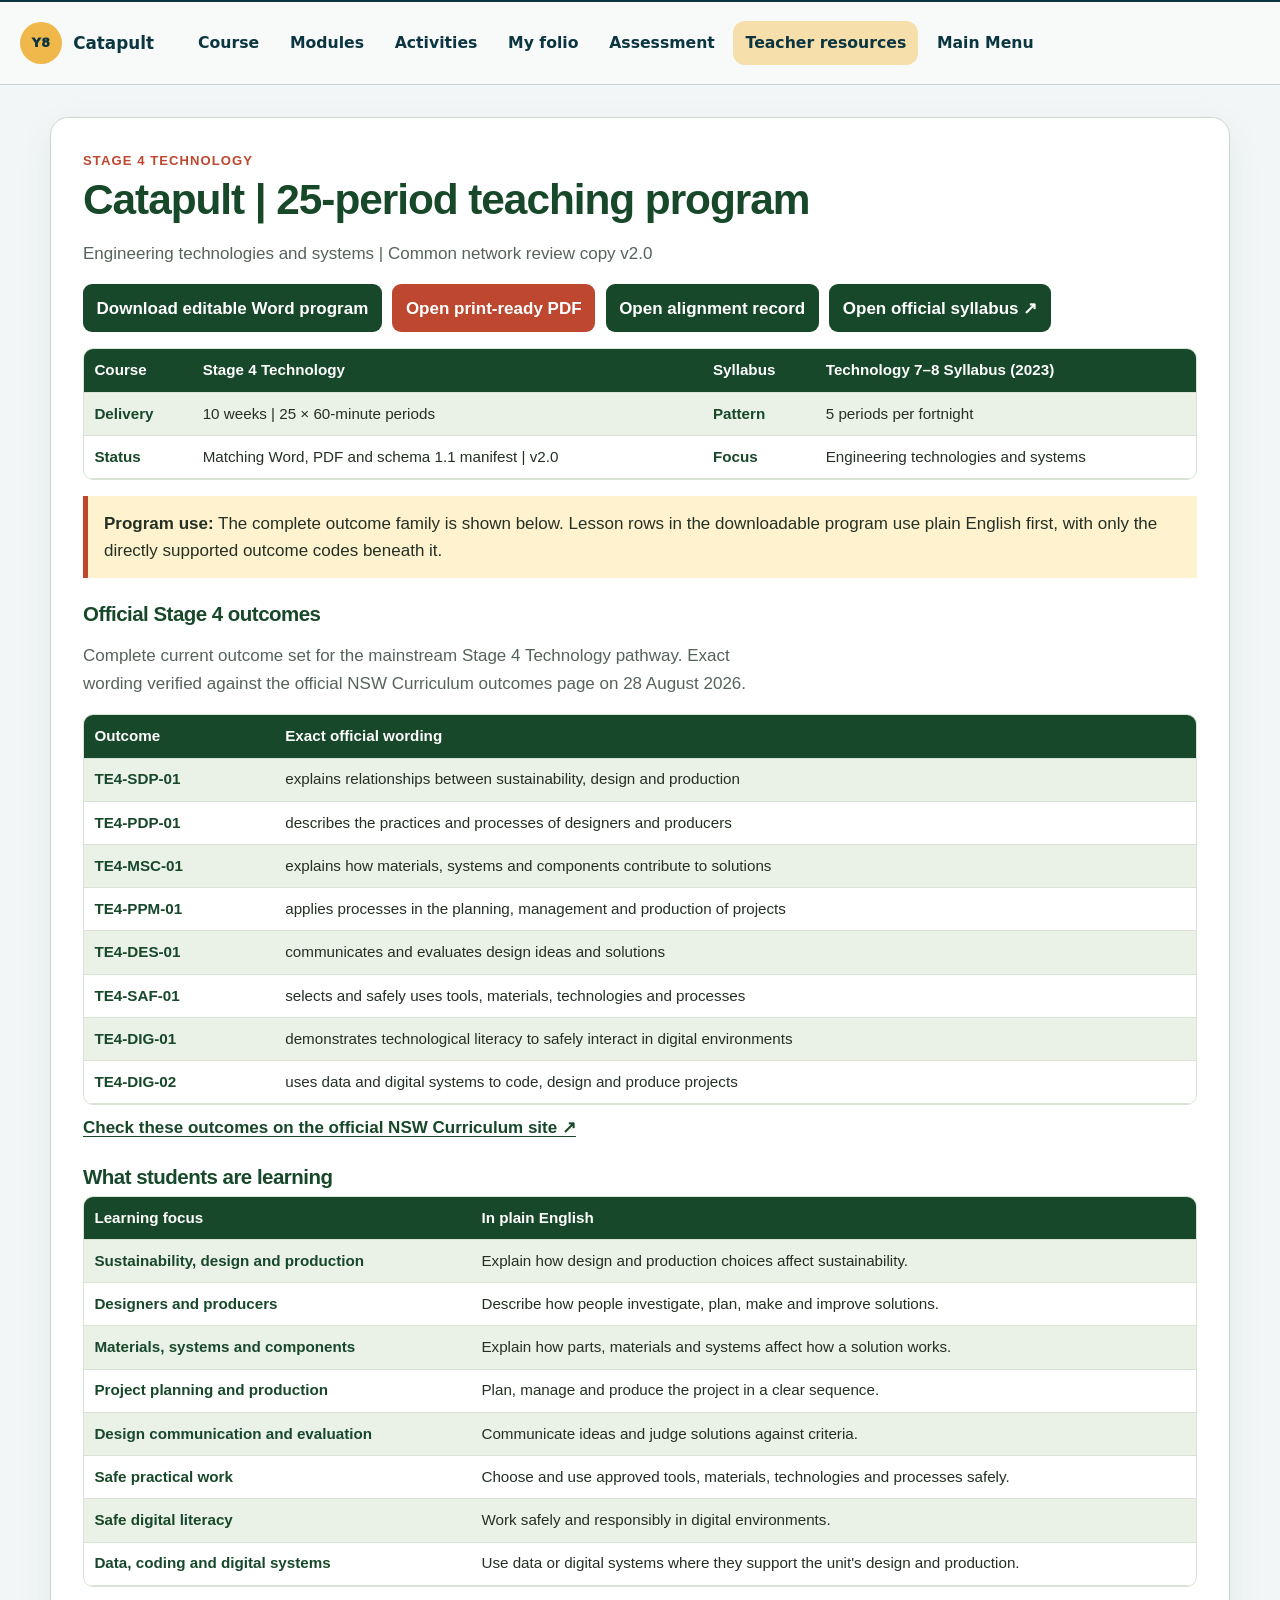
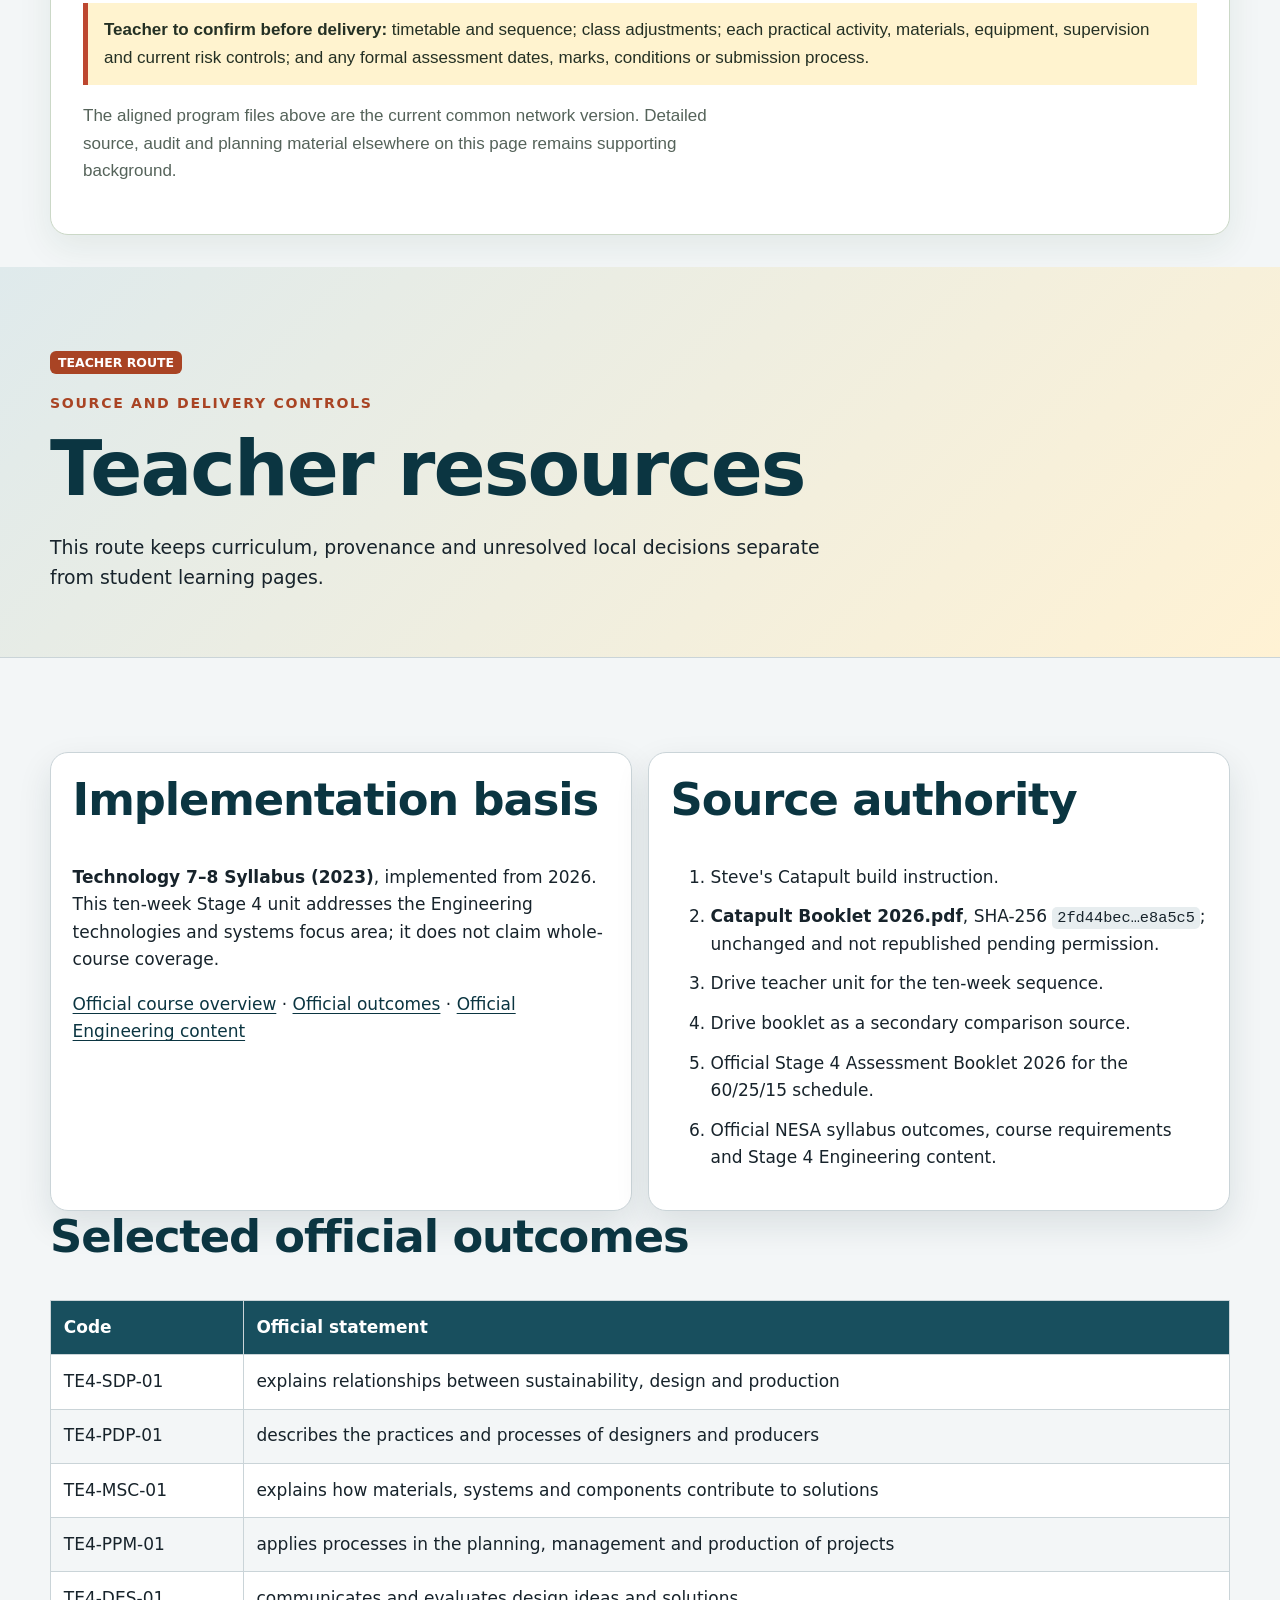
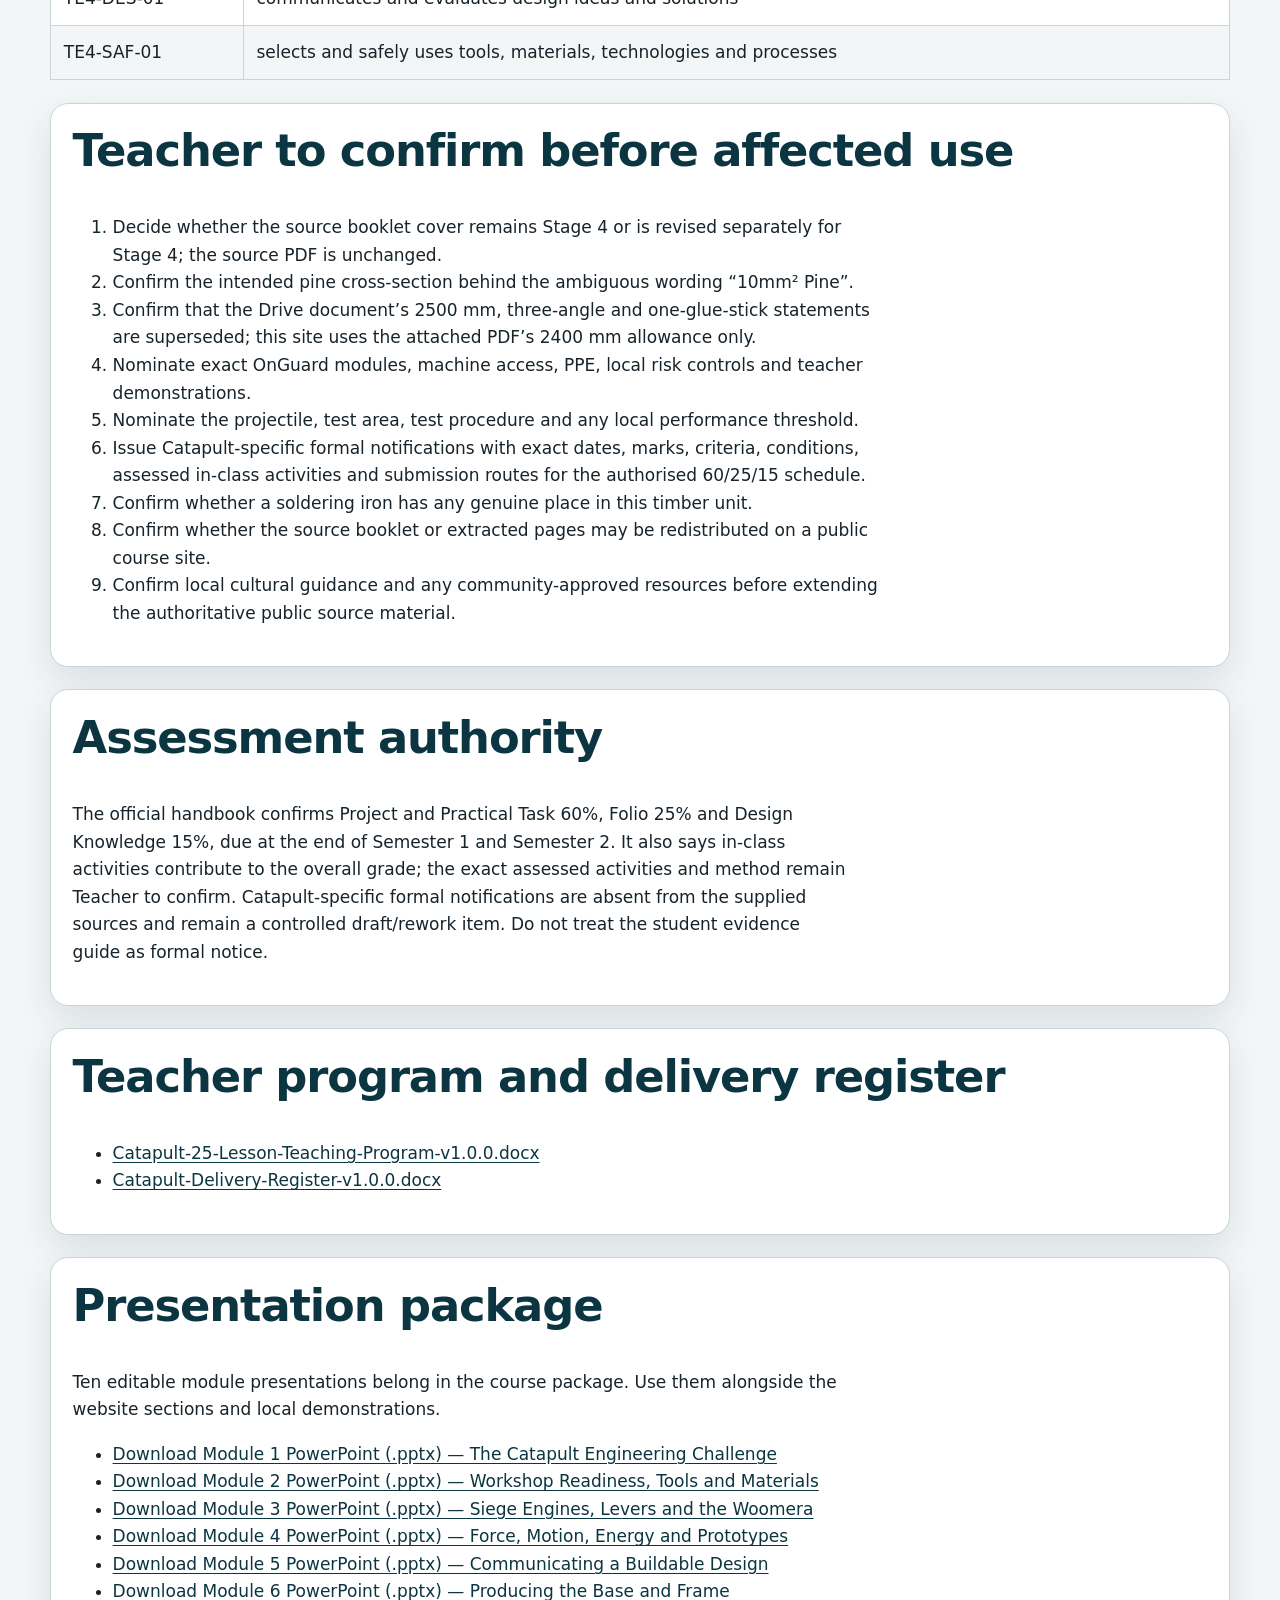
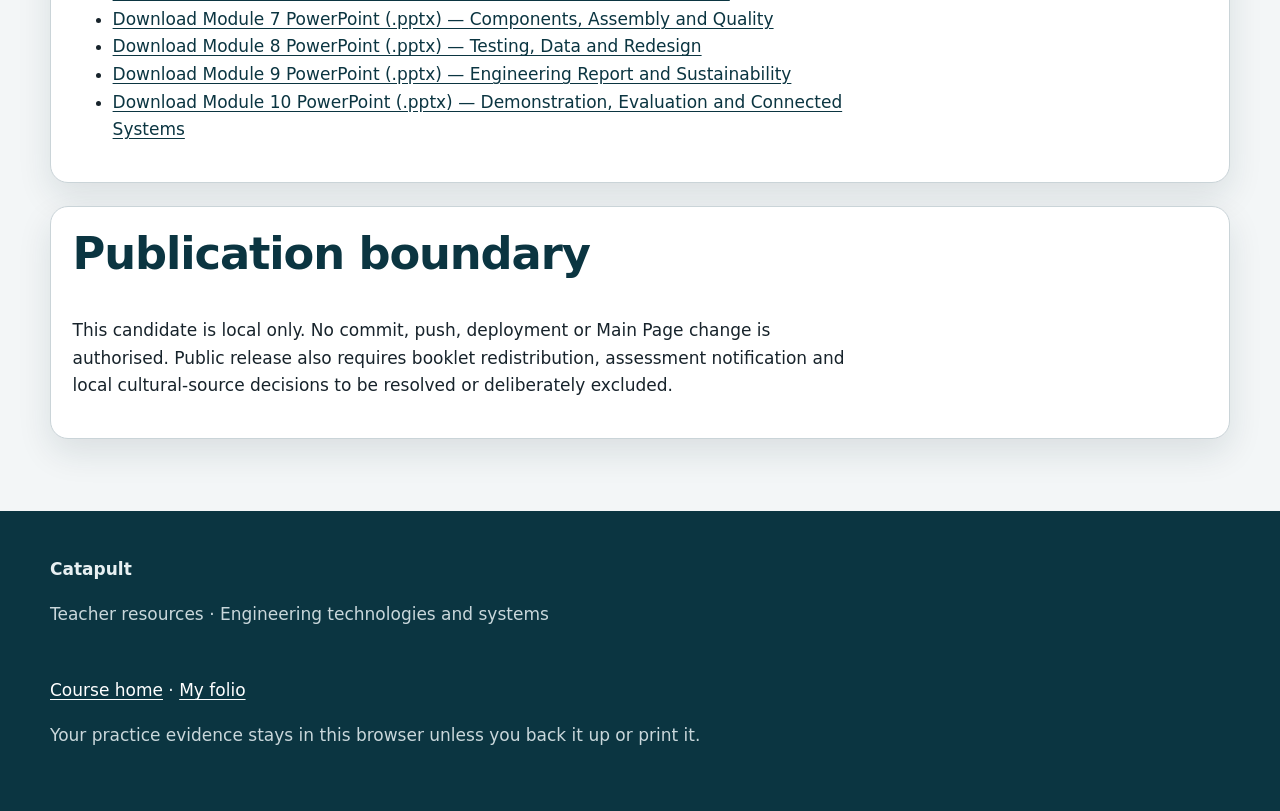
<file: teacher-resources.html>
<!doctype html>
<html lang="en-AU">
<head>
  <meta charset="utf-8">
  <meta name="viewport" content="width=device-width, initial-scale=1">
  <meta name="description" content="Teacher-only source, curriculum, assessment and delivery controls for the Catapult course.">
  <meta name="robots" content="noindex,nofollow,noarchive">
  <title>Teacher resources | Catapult</title>
  <link rel="icon" href="data:image/svg+xml,%3Csvg xmlns='http://www.w3.org/2000/svg' viewBox='0 0 64 64'%3E%3Crect width='64' height='64' rx='32' fill='%23f5b942'/%3E%3Ctext x='32' y='40' text-anchor='middle' font-size='24' font-family='Arial' font-weight='700' fill='%23083243'%3EY8%3C/text%3E%3C/svg%3E">
  <link rel="stylesheet" href="styles.css?v=20260824-3">
<!-- NETWORK-PROGRAM-CSS-START -->
<style id="network-program-front-styles">
  #network-program-front{box-sizing:border-box;max-width:1180px;margin:2rem auto;padding:clamp(1rem,2.5vw,2rem);border:1px solid #cbd8c7;border-radius:18px;background:#fff;color:#243024;font-family:Aptos,"Segoe UI",sans-serif;box-shadow:0 12px 34px rgba(23,72,41,.08)}
  #network-program-front *{box-sizing:border-box}#network-program-front .np-eyebrow{margin:0 0 .35rem;color:#bd472f;font-size:.82rem;font-weight:800;letter-spacing:.08em;text-transform:uppercase}
  #network-program-front h1{margin:.1rem 0 .4rem;color:#174829;font-size:clamp(1.8rem,4vw,2.65rem);line-height:1.08}#network-program-front h2{margin:1.45rem 0 .45rem;color:#174829;font-size:1.28rem}
  #network-program-front .np-lede,#network-program-front .np-intro,#network-program-front .np-background{color:#55635a}#network-program-front .np-actions{display:flex;flex-wrap:wrap;gap:.65rem;margin:1rem 0}
  #network-program-front .np-actions a{display:inline-flex;align-items:center;min-height:42px;padding:.65rem .85rem;border-radius:9px;background:#174829;color:#fff;font-weight:750;text-decoration:none}#network-program-front .np-actions a:nth-child(2){background:#bd472f}
  #network-program-front .np-table-wrap{overflow-x:auto;border:1px solid #d8e2d5;border-radius:10px}#network-program-front table{width:100%;border-collapse:collapse;min-width:680px;font-size:.95rem}
  #network-program-front th,#network-program-front td{padding:.55rem .65rem;border-bottom:1px solid #d8e2d5;text-align:left;vertical-align:top}#network-program-front thead th{background:#174829;color:#fff}#network-program-front tbody tr:nth-child(odd){background:#eaf1e7}#network-program-front tbody th{color:#174829;font-weight:800}
  #network-program-front .np-note,#network-program-front .np-confirm{margin:1rem 0;padding:.85rem 1rem;border-left:5px solid #bd472f;background:#fff3cf}#network-program-front .np-source{margin:.55rem 0}#network-program-front .np-source a{color:#174829;font-weight:750}
  .outcome-codes{display:block;margin-top:.2rem;color:#174829;font-size:.92em;font-weight:800}
  @media(max-width:700px){#network-program-front{margin:1rem .65rem;padding:1rem}#network-program-front .np-actions{display:grid}#network-program-front .np-actions a{width:100%}}
</style>
<!-- NETWORK-PROGRAM-CSS-END -->
</head>
<body><a class="skip-link" href="#main">Skip to main content</a>
<header class="course-family-nav"><div class="course-family-nav__inner"><a class="course-family-nav__brand" href="index.html"><span class="course-family-nav__mark" aria-hidden="true">Y8</span><span>Catapult</span></a><nav class="course-family-nav__links" aria-label="Course navigation"><a href="index.html">Course</a><a href="index.html#modules">Modules</a><a href="activities.html">Activities</a><a href="folio.html">My folio</a><a href="assessment.html">Assessment</a><a aria-current="page" href="teacher-resources.html">Teacher resources</a><a href="https://stevencowell.github.io/Main-Page/">Main Menu</a></nav></div></header><main id="main" tabindex="-1">
<!-- NETWORK-PROGRAM-FRONT-START -->
<section id="network-program-front" aria-labelledby="network-program-title">
  <p class="np-eyebrow">Stage 4 Technology</p>
  <h1 id="network-program-title">Catapult | 25-period teaching program</h1>
  <p class="np-lede">Engineering technologies and systems | Common network review copy v2.0</p>
  <div class="np-actions">
    <a href="resources/teacher/Catapult-25-Period-Teaching-Program-v2.0-Network-Benchmark.docx" download>Download editable Word program</a>
    <a href="resources/teacher/Catapult-25-Period-Teaching-Program-v2.0-Network-Benchmark.pdf" target="_blank" rel="noopener">Open print-ready PDF</a>
    <a href="resources/teacher/Catapult-25-Period-Alignment-Manifest-v2.0.json" target="_blank" rel="noopener">Open alignment record</a>
    <a href="https://curriculum.nsw.edu.au/learning-areas/tas/technology-7-8-2023/overview/course" target="_blank" rel="noopener">Open official syllabus ↗</a>
  </div>
  <div class="np-table-wrap"><table><thead><tr><th>Course</th><th>Stage 4 Technology</th><th>Syllabus</th><th>Technology 7–8 Syllabus (2023)</th></tr></thead><tbody>
    <tr><th>Delivery</th><td>10 weeks | 25 × 60-minute periods</td><th>Pattern</th><td>5 periods per fortnight</td></tr>
    <tr><th>Status</th><td>Matching Word, PDF and schema 1.1 manifest | v2.0</td><th>Focus</th><td>Engineering technologies and systems</td></tr>
  </tbody></table></div>
  <div class="np-note"><strong>Program use:</strong> The complete outcome family is shown below. Lesson rows in the downloadable program use plain English first, with only the directly supported outcome codes beneath it.</div>
  <h2>Official Stage 4 outcomes</h2>
  <p class="np-intro">Complete current outcome set for the mainstream Stage 4 Technology pathway. Exact wording verified against the official NSW Curriculum outcomes page on 28 August 2026.</p>
  <div class="np-table-wrap"><table><thead><tr><th>Outcome</th><th>Exact official wording</th></tr></thead><tbody><tr><th scope="row">TE4-SDP-01</th><td>explains relationships between sustainability, design and production</td></tr><tr><th scope="row">TE4-PDP-01</th><td>describes the practices and processes of designers and producers</td></tr><tr><th scope="row">TE4-MSC-01</th><td>explains how materials, systems and components contribute to solutions</td></tr><tr><th scope="row">TE4-PPM-01</th><td>applies processes in the planning, management and production of projects</td></tr><tr><th scope="row">TE4-DES-01</th><td>communicates and evaluates design ideas and solutions</td></tr><tr><th scope="row">TE4-SAF-01</th><td>selects and safely uses tools, materials, technologies and processes</td></tr><tr><th scope="row">TE4-DIG-01</th><td>demonstrates technological literacy to safely interact in digital environments</td></tr><tr><th scope="row">TE4-DIG-02</th><td>uses data and digital systems to code, design and produce projects</td></tr></tbody></table></div>
  <p class="np-source"><a href="https://curriculum.nsw.edu.au/learning-areas/tas/technology-7-8-2023/outcomes" target="_blank" rel="noopener">Check these outcomes on the official NSW Curriculum site ↗</a></p>
  <h2>What students are learning</h2>
  <div class="np-table-wrap"><table><thead><tr><th>Learning focus</th><th>In plain English</th></tr></thead><tbody><tr><th scope="row">Sustainability, design and production</th><td>Explain how design and production choices affect sustainability.</td></tr><tr><th scope="row">Designers and producers</th><td>Describe how people investigate, plan, make and improve solutions.</td></tr><tr><th scope="row">Materials, systems and components</th><td>Explain how parts, materials and systems affect how a solution works.</td></tr><tr><th scope="row">Project planning and production</th><td>Plan, manage and produce the project in a clear sequence.</td></tr><tr><th scope="row">Design communication and evaluation</th><td>Communicate ideas and judge solutions against criteria.</td></tr><tr><th scope="row">Safe practical work</th><td>Choose and use approved tools, materials, technologies and processes safely.</td></tr><tr><th scope="row">Safe digital literacy</th><td>Work safely and responsibly in digital environments.</td></tr><tr><th scope="row">Data, coding and digital systems</th><td>Use data or digital systems where they support the unit&#x27;s design and production.</td></tr></tbody></table></div>
  <div class="np-confirm"><strong>Teacher to confirm before delivery:</strong> timetable and sequence; class adjustments; each practical activity, materials, equipment, supervision and current risk controls; and any formal assessment dates, marks, conditions or submission process.</div>
  <p class="np-background">The aligned program files above are the current common network version. Detailed source, audit and planning material elsewhere on this page remains supporting background.</p>
</section>
<!-- NETWORK-PROGRAM-FRONT-END --><header class="page-hero"><div class="wrap"><p><span class="teacher-only-label">Teacher route</span></p><p class="eyebrow">Source and delivery controls</p><h1>Teacher resources</h1><p class="lede">This route keeps curriculum, provenance and unresolved local decisions separate from student learning pages.</p></div></header><section><div class="wrap"><div class="teacher-grid"><article class="teacher-card"><h2>Implementation basis</h2><p><strong>Technology 7–8 Syllabus (2023)</strong>, implemented from 2026. This ten-week Stage 4 unit addresses the Engineering technologies and systems focus area; it does not claim whole-course coverage.</p><p><a href="https://curriculum.nsw.edu.au/learning-areas/tas/technology-7-8-2023/overview/course">Official course overview</a> · <a href="https://curriculum.nsw.edu.au/learning-areas/tas/technology-7-8-2023/outcomes">Official outcomes</a> · <a href="https://curriculum.nsw.edu.au/learning-areas/tas/technology-7-8-2023/content/stage-4/faf90a0673">Official Engineering content</a></p></article><article class="teacher-card"><h2>Source authority</h2><ol class="source-list"><li>Steve's Catapult build instruction.</li><li><strong>Catapult Booklet 2026.pdf</strong>, SHA-256 <code>2fd44bec…e8a5c5</code>; unchanged and not republished pending permission.</li><li>Drive teacher unit for the ten-week sequence.</li><li>Drive booklet as a secondary comparison source.</li><li>Official Stage 4 Assessment Booklet 2026 for the 60/25/15 schedule.</li><li>Official NESA syllabus outcomes, course requirements and Stage 4 Engineering content.</li></ol></article></div><h2>Selected official outcomes</h2><table class="teacher-table"><thead><tr><th>Code</th><th>Official statement</th></tr></thead><tbody><tr><td>TE4-SDP-01</td><td>explains relationships between sustainability, design and production</td></tr><tr><td>TE4-PDP-01</td><td>describes the practices and processes of designers and producers</td></tr><tr><td>TE4-MSC-01</td><td>explains how materials, systems and components contribute to solutions</td></tr><tr><td>TE4-PPM-01</td><td>applies processes in the planning, management and production of projects</td></tr><tr><td>TE4-DES-01</td><td>communicates and evaluates design ideas and solutions</td></tr><tr><td>TE4-SAF-01</td><td>selects and safely uses tools, materials, technologies and processes</td></tr></tbody></table><section class="teacher-card"><h2>Teacher to confirm before affected use</h2><ol><li>Decide whether the source booklet cover remains Stage 4 or is revised separately for Stage 4; the source PDF is unchanged.</li><li>Confirm the intended pine cross-section behind the ambiguous wording “10mm² Pine”.</li><li>Confirm that the Drive document’s 2500 mm, three-angle and one-glue-stick statements are superseded; this site uses the attached PDF’s 2400 mm allowance only.</li><li>Nominate exact OnGuard modules, machine access, PPE, local risk controls and teacher demonstrations.</li><li>Nominate the projectile, test area, test procedure and any local performance threshold.</li><li>Issue Catapult-specific formal notifications with exact dates, marks, criteria, conditions, assessed in-class activities and submission routes for the authorised 60/25/15 schedule.</li><li>Confirm whether a soldering iron has any genuine place in this timber unit.</li><li>Confirm whether the source booklet or extracted pages may be redistributed on a public course site.</li><li>Confirm local cultural guidance and any community-approved resources before extending the authoritative public source material.</li></ol></section><section class="teacher-card"><h2>Assessment authority</h2><p>The official handbook confirms Project and Practical Task 60%, Folio 25% and Design Knowledge 15%, due at the end of Semester 1 and Semester 2. It also says in-class activities contribute to the overall grade; the exact assessed activities and method remain Teacher to confirm. Catapult-specific formal notifications are absent from the supplied sources and remain a controlled draft/rework item. Do not treat the student evidence guide as formal notice.</p></section><section class="teacher-card"><h2>Teacher program and delivery register</h2><ul><li><a href="resources/teacher/Catapult-25-Lesson-Teaching-Program-v1.0.0.docx">Catapult-25-Lesson-Teaching-Program-v1.0.0.docx</a></li><li><a href="resources/teacher/Catapult-Delivery-Register-v1.0.0.docx">Catapult-Delivery-Register-v1.0.0.docx</a></li></ul></section><section class="teacher-card"><h2>Presentation package</h2><p>Ten editable module presentations belong in the course package. Use them alongside the website sections and local demonstrations.</p><ul><li><a href="resources/presentations/module-01-catapult-challenge.pptx" download="module-01-catapult-challenge.pptx">Download Module 1 PowerPoint (.pptx) — The Catapult Engineering Challenge</a></li><li><a href="resources/presentations/module-02-workshop-readiness.pptx" download="module-02-workshop-readiness.pptx">Download Module 2 PowerPoint (.pptx) — Workshop Readiness, Tools and Materials</a></li><li><a href="resources/presentations/module-03-levers-and-woomera.pptx" download="module-03-levers-and-woomera.pptx">Download Module 3 PowerPoint (.pptx) — Siege Engines, Levers and the Woomera</a></li><li><a href="resources/presentations/module-04-force-motion-energy.pptx" download="module-04-force-motion-energy.pptx">Download Module 4 PowerPoint (.pptx) — Force, Motion, Energy and Prototypes</a></li><li><a href="resources/presentations/module-05-buildable-design.pptx" download="module-05-buildable-design.pptx">Download Module 5 PowerPoint (.pptx) — Communicating a Buildable Design</a></li><li><a href="resources/presentations/module-06-base-and-frame.pptx" download="module-06-base-and-frame.pptx">Download Module 6 PowerPoint (.pptx) — Producing the Base and Frame</a></li><li><a href="resources/presentations/module-07-assembly-quality.pptx" download="module-07-assembly-quality.pptx">Download Module 7 PowerPoint (.pptx) — Components, Assembly and Quality</a></li><li><a href="resources/presentations/module-08-testing-redesign.pptx" download="module-08-testing-redesign.pptx">Download Module 8 PowerPoint (.pptx) — Testing, Data and Redesign</a></li><li><a href="resources/presentations/module-09-report-sustainability.pptx" download="module-09-report-sustainability.pptx">Download Module 9 PowerPoint (.pptx) — Engineering Report and Sustainability</a></li><li><a href="resources/presentations/module-10-connected-systems.pptx" download="module-10-connected-systems.pptx">Download Module 10 PowerPoint (.pptx) — Demonstration, Evaluation and Connected Systems</a></li></ul></section><section class="teacher-card"><h2>Publication boundary</h2><p>This candidate is local only. No commit, push, deployment or Main Page change is authorised. Public release also requires booklet redistribution, assessment notification and local cultural-source decisions to be resolved or deliberately excluded.</p></section></div></section></main><footer class="footer"><div class="wrap footer-grid"><div><strong>Catapult</strong><p class="fine">Teacher resources · Engineering technologies and systems</p></div><div><a href="index.html">Course home</a> · <a href="folio.html">My folio</a><p class="fine">Your practice evidence stays in this browser unless you back it up or print it.</p></div></div></footer>
<script src="site.js"></script>
</body>
</html>
</file>
<file: styles.css>
:root {
  --ink: #17232b;
  --muted: #53636d;
  --paper: #ffffff;
  --canvas: #f3f6f7;
  --steel: #184f5e;
  --steel-dark: #0b3541;
  --amber: #f0b84b;
  --rust: #a94424;
  --green: #4b7663;
  --ochre: #a74c2b;
  --line: #cad4d8;
  --soft: #e7eef0;
  --warning: #fff4d8;
  --shadow: 0 14px 34px rgba(20, 48, 57, .11);
  --radius: 18px;
}

* { box-sizing: border-box; }

html {
  scroll-behavior: smooth;
  scroll-padding-top: 7rem;
}

body {
  margin: 0;
  color: var(--ink);
  background: var(--canvas);
  font: 17px/1.62 system-ui, -apple-system, BlinkMacSystemFont, "Segoe UI", sans-serif;
}

a {
  color: var(--steel-dark);
  text-underline-offset: .2em;
}

a:hover { color: var(--rust); }

a:focus-visible,
button:focus-visible,
[tabindex]:focus-visible {
  outline: 4px solid var(--amber);
  outline-offset: 3px;
}

h1,
h2,
h3 {
  color: var(--steel-dark);
  line-height: 1.16;
  letter-spacing: -.025em;
}

h1 {
  margin: 0 0 1rem;
  font-size: clamp(2.8rem, 8vw, 5.8rem);
}

h2 {
  margin-top: 0;
  font-size: clamp(1.8rem, 4vw, 2.8rem);
}

h3 { font-size: 1.28rem; }

p,
li { max-width: 72ch; }

.skip-link {
  position: absolute;
  left: -10000px;
  top: 0;
  z-index: 2000;
  padding: .8rem 1rem;
  background: var(--paper);
  color: var(--steel-dark);
  font-weight: 800;
}

.skip-link:focus {
  left: .5rem;
  top: .5rem;
}

.sr-only {
  position: absolute;
  width: 1px !important;
  min-width: 1px !important;
  max-width: 1px !important;
  height: 1px !important;
  padding: 0;
  margin: -1px;
  overflow: hidden;
  clip: rect(0, 0, 0, 0);
  white-space: nowrap;
  border: 0;
}

.wrap {
  width: min(1180px, calc(100% - 2rem));
  margin-inline: auto;
}

.course-family-nav {
  --hub-ink: var(--steel-dark);
  --hub-paper: #f8faf9;
  --hub-accent: var(--amber);
  position: relative;
  z-index: 1000;
  width: 100%;
  min-height: 85px;
  color: var(--hub-ink);
  background: var(--hub-paper);
  border-top: 2px solid var(--hub-ink);
  border-bottom: 1px solid var(--line);
}

.course-family-nav__inner {
  display: flex;
  align-items: center;
  gap: 1.15rem 2rem;
  width: 100%;
  max-width: 1440px;
  min-height: 82px;
  margin: 0 auto;
  padding: .8rem 1.25rem;
}

.course-family-nav__brand {
  display: inline-flex;
  flex: 0 0 auto;
  align-items: center;
  gap: .7rem;
  color: var(--hub-ink);
  font-size: 1.05rem;
  font-weight: 850;
  line-height: 1.2;
  text-decoration: none;
}

.course-family-nav__mark {
  display: inline-flex;
  align-items: center;
  justify-content: center;
  width: 42px;
  height: 42px;
  flex: 0 0 auto;
  color: var(--hub-ink);
  background: var(--hub-accent);
  border-radius: 50%;
  font-size: .78rem;
  font-weight: 950;
  letter-spacing: .04em;
}

.course-family-nav__links {
  display: flex;
  flex: 1 1 auto;
  align-items: center;
  gap: .25rem .4rem;
  min-width: 0;
  overflow-x: auto;
  scrollbar-width: thin;
}

.course-family-nav__links a {
  display: inline-flex;
  min-height: 44px;
  align-items: center;
  padding: .7rem .76rem;
  color: var(--hub-ink);
  border-radius: 12px;
  font-size: .98rem;
  font-weight: 760;
  line-height: 1.2;
  text-decoration: none;
  white-space: nowrap;
}

.course-family-nav__links a:hover,
.course-family-nav__links a:focus-visible {
  color: var(--hub-ink);
  background: #f9e8bd;
}

.course-family-nav__links a[aria-current="page"] {
  background: #f6dfaa;
}

.provisional-link::after {
  content: "provisional";
  margin-left: .38rem;
  padding: .12rem .35rem;
  color: var(--steel-dark);
  background: var(--soft);
  border-radius: 999px;
  font-size: .66rem;
  font-weight: 850;
  letter-spacing: .03em;
  text-transform: uppercase;
}

.provisional-link { position: relative; }

.provisional-link .sr-only {
  left: 0;
  top: 0;
}

.hero {
  background:
    linear-gradient(120deg, rgba(11, 53, 65, .96), rgba(24, 79, 94, .88)),
    repeating-linear-gradient(90deg, transparent 0 39px, rgba(255,255,255,.05) 40px);
  color: #fff;
}

.hero .wrap { padding-block: clamp(4rem, 10vw, 7.5rem); }

.hero h1,
.hero h2 { color: #fff; }

.hero-copy { max-width: 760px; }

.eyebrow {
  margin: 0 0 .55rem;
  color: var(--rust);
  font-size: .88rem;
  font-weight: 900;
  letter-spacing: .12em;
  text-transform: uppercase;
}

.hero .eyebrow { color: #ffd980; }

.lede {
  max-width: 68ch;
  font-size: 1.18rem;
}

.status-pill,
.slot-status {
  display: inline-flex;
  align-items: center;
  width: fit-content;
  padding: .3rem .65rem;
  border-radius: 999px;
  font-size: .78rem;
  font-weight: 850;
  letter-spacing: .035em;
  text-transform: uppercase;
}

.status-pill {
  color: var(--steel-dark);
  background: #ffe09a;
}

.slot-status {
  color: var(--steel-dark);
  background: var(--soft);
}

.actions,
.module-pager {
  display: flex;
  flex-wrap: wrap;
  gap: .75rem;
  margin-top: 1.35rem;
}

.button {
  display: inline-flex;
  align-items: center;
  justify-content: center;
  min-height: 46px;
  padding: .75rem 1.05rem;
  color: #fff;
  background: var(--steel);
  border: 2px solid var(--steel);
  border-radius: 999px;
  font-weight: 800;
  text-decoration: none;
}

.button:hover {
  color: #fff;
  background: var(--steel-dark);
  border-color: var(--steel-dark);
}

.button.secondary {
  color: var(--steel-dark);
  background: var(--paper);
  border-color: var(--steel);
}

.button.secondary:hover { background: var(--soft); }

main > section { padding-block: 4.5rem; }

.page-hero {
  padding-block: 4rem 2.8rem;
  background: linear-gradient(135deg, #dfeaec, #fff2d4);
  border-bottom: 1px solid var(--line);
}

.page-hero h1 { font-size: clamp(2.5rem, 7vw, 4.8rem); }

.foundation-notice {
  background: var(--warning);
  border-block: 1px solid #d4ad50;
}

.foundation-notice .wrap { padding-block: 1.25rem; }

.foundation-notice h2 {
  margin-bottom: .35rem;
  font-size: 1.35rem;
}

.foundation-notice p { margin-block: .25rem; }

.module-grid,
.route-grid,
.slot-grid {
  display: grid;
  grid-template-columns: repeat(2, minmax(0, 1fr));
  gap: 1rem;
}

.module-grid { list-style: none; padding: 0; }

.card,
.module-card,
.slot-card,
.empty-state {
  min-width: 0;
  padding: 1.3rem;
  background: var(--paper);
  border: 1px solid var(--line);
  border-radius: var(--radius);
  box-shadow: var(--shadow);
  overflow-wrap: anywhere;
}

.module-card {
  display: grid;
  grid-template-columns: auto 1fr;
  gap: 1rem;
  height: 100%;
}

.module-number {
  display: grid;
  place-items: center;
  width: 2.7rem;
  height: 2.7rem;
  color: var(--steel-dark);
  background: var(--amber);
  border-radius: 50%;
  font-weight: 950;
}

.module-card h3,
.slot-card h3,
.card h3 { margin-top: 0; }

.module-card p,
.slot-card p,
.fine { color: var(--muted); }

.slot-card {
  border-top: .38rem solid var(--steel);
}

.slot-card dl {
  display: grid;
  grid-template-columns: max-content 1fr;
  gap: .2rem .65rem;
  margin-bottom: 0;
  font-size: .9rem;
}

.slot-card dt { font-weight: 850; }

.slot-card dd { margin: 0; color: var(--muted); }

.empty-state {
  border: 2px dashed #9babb1;
  box-shadow: none;
}

.empty-state > :last-child { margin-bottom: 0; }

.local-storage-note {
  padding: 1rem 1.2rem;
  background: var(--soft);
  border-left: .45rem solid var(--steel);
  border-radius: 0 14px 14px 0;
}

code {
  padding: .12rem .3rem;
  background: #e7edef;
  border-radius: 5px;
  font-size: .9em;
  overflow-wrap: anywhere;
}

.module-pager {
  justify-content: space-between;
  padding-top: 1.25rem;
  border-top: 1px solid var(--line);
}

.module-pager [hidden] { display: none; }

.footer {
  padding-block: 2.8rem;
  color: #e8f0f2;
  background: var(--steel-dark);
}

.footer a { color: #fff; }

.footer .fine { color: #c9d7db; }

.footer-grid {
  display: flex;
  justify-content: space-between;
  gap: 2rem;
  flex-wrap: wrap;
}

/* Integrated learning experience */
.hero.with-image {
  position: relative;
  overflow: hidden;
  background: var(--steel-dark);
}

.hero.with-image::before {
  content: "";
  position: absolute;
  inset: 0;
  background: linear-gradient(90deg, rgba(7, 38, 47, .98) 0 36%, rgba(7, 38, 47, .72) 60%, rgba(7, 38, 47, .28));
  z-index: 1;
}

.hero.with-image .hero-media {
  position: absolute;
  inset: 0;
  width: 100%;
  height: 100%;
  object-fit: cover;
  object-position: center;
}

.hero.with-image .wrap { position: relative; z-index: 2; }
.hero.with-image .hero-copy { max-width: 650px; }

.module-hero {
  color: #fff;
  background: linear-gradient(135deg, var(--steel-dark), var(--steel));
}

.module-hero .wrap { padding-block: 3.5rem; }
.module-hero h1 { color: #fff; font-size: clamp(2.35rem, 6vw, 4.6rem); }
.module-hero .eyebrow { color: #ffd980; }
.module-hero .lede { color: #e5f0f2; }

.module-presentation {
  display: grid;
  grid-template-columns: minmax(0, 1fr) auto;
  gap: 1.5rem;
  align-items: center;
  margin: 0 0 2rem;
  padding: 1.35rem;
  background: linear-gradient(135deg, #e2eef0, #fff4d8);
  border: 2px solid #abc5cb;
  border-left: .55rem solid var(--amber);
  border-radius: var(--radius);
  box-shadow: var(--shadow);
}

.module-presentation h2 { margin-bottom: .55rem; font-size: clamp(1.65rem, 3vw, 2.2rem); }
.module-presentation p { max-width: 66ch; }
.module-presentation > div > :last-child { margin-bottom: 0; }
.presentation-download { text-align: center; white-space: nowrap; }

.section-nav {
  position: sticky;
  top: 0;
  z-index: 800;
  background: rgba(255, 255, 255, .97);
  border-bottom: 1px solid var(--line);
  box-shadow: 0 6px 18px rgba(20,48,57,.08);
}

.section-nav .wrap {
  display: flex;
  gap: .45rem;
  overflow-x: auto;
  padding-block: .6rem;
}

.section-nav a {
  display: inline-flex;
  min-height: 44px;
  flex: 0 0 auto;
  align-items: center;
  padding: .55rem .78rem;
  border-radius: 999px;
  font-size: .9rem;
  font-weight: 780;
  text-decoration: none;
}

.section-nav a:hover { background: var(--soft); }

.learning-intentions,
.teacher-led-note,
.source-boundary,
.cultural-care,
.assessment-status {
  padding: 1.25rem 1.4rem;
  border-radius: 16px;
}

.learning-intentions { background: #e2f0e9; border-left: .45rem solid var(--green, #4b7663); }
.teacher-led-note { background: var(--warning); border-left: .45rem solid var(--amber); }
.source-boundary { background: var(--soft); border-left: .45rem solid var(--steel); }
.cultural-care { background: #f5eadf; border-left: .45rem solid var(--ochre, #a74c2b); }
.assessment-status { background: #fff1e8; border-left: .45rem solid var(--rust); }

.learning-intentions h2,
.teacher-led-note h2,
.source-boundary h2,
.cultural-care h2,
.assessment-status h2 { margin-bottom: .45rem; font-size: 1.35rem; }

.theory-section {
  scroll-margin-top: 7rem;
  border-bottom: 1px solid var(--line);
}

.theory-section:last-of-type { border-bottom: 0; }

.theory-layout {
  display: grid;
  grid-template-columns: minmax(0, 1.12fr) minmax(320px, .88fr);
  gap: clamp(1.8rem, 5vw, 4.5rem);
  align-items: start;
}

.theory-copy > p:first-of-type { font-size: 1.08rem; }

.visual-figure {
  margin: 0;
  padding: .7rem;
  background: var(--paper);
  border: 1px solid var(--line);
  border-radius: var(--radius);
  box-shadow: var(--shadow);
}

.visual-figure img {
  display: block;
  width: 100%;
  height: auto;
  border-radius: 12px;
}

.visual-figure figcaption { padding: .75rem .4rem .25rem; color: var(--muted); font-size: .92rem; }
.visual-figure .notice-prompt { display: block; margin-top: .35rem; }
.visual-figure .open-larger { display: inline-flex; min-height: 44px; align-items: center; margin-top: .35rem; font-weight: 800; }

.worked-example,
.vocabulary,
.misconceptions,
.activity-panel,
.video-panel,
.capstone,
.check-block,
.folio-stage,
.teacher-card {
  margin-top: 1.4rem;
  padding: 1.35rem;
  background: var(--paper);
  border: 1px solid var(--line);
  border-radius: var(--radius);
  box-shadow: var(--shadow);
}

.worked-example { border-top: .42rem solid var(--amber); }
.vocabulary { border-top: .42rem solid var(--steel); }
.misconceptions { border-top: .42rem solid var(--rust); }
.activity-panel { border-top: .42rem solid var(--green, #4b7663); }
.video-panel { border-top: .42rem solid #5d4c8b; }
.capstone { border-top: .42rem solid var(--ochre, #a74c2b); }
.check-block { border-top: .42rem solid var(--steel); }

.section-learning {
  margin-top: clamp(1.4rem, 3vw, 2.2rem);
  overflow: clip;
  background: var(--paper);
  border: 1px solid var(--line);
  border-top: .42rem solid var(--steel);
  border-radius: var(--radius);
  box-shadow: var(--shadow);
}

.section-learning > summary {
  display: grid;
  grid-template-columns: minmax(0, 1fr) auto auto;
  gap: 1rem;
  align-items: center;
  min-height: 76px;
  padding: 1rem 1.35rem;
  cursor: pointer;
  list-style: none;
}

.section-learning > summary::-webkit-details-marker { display: none; }
.section-learning-toggle {
  display: grid;
  place-items: center;
  width: 2rem;
  height: 2rem;
  color: #fff;
  background: var(--steel);
  border-radius: 50%;
  font-size: 1.35rem;
  font-weight: 900;
  line-height: 1;
}
.section-learning-toggle::before { content: '+'; }
.section-learning[open] .section-learning-toggle::before { content: '\2212'; }
.section-learning > summary:hover { background: var(--soft); }
.section-learning > summary:focus-visible { outline: 3px solid var(--amber); outline-offset: -3px; }
.section-learning-summary strong { display: block; margin-top: .15rem; font-size: 1.2rem; }
.section-learning-count {
  padding: .35rem .7rem;
  color: var(--steel-dark);
  background: var(--soft);
  border-radius: 999px;
  font-size: .86rem;
  font-weight: 850;
  white-space: nowrap;
}
.section-learning-body { padding: 0 1.35rem 1.35rem; }

.section-learning .check-block {
  margin: 0;
  padding: 1.25rem 0 0;
  border: 0;
  border-top: 1px solid var(--line);
  border-radius: 0;
  box-shadow: none;
}

.section-evidence-heading {
  display: grid;
  grid-template-columns: minmax(0, 1fr) auto;
  gap: 1.25rem;
  align-items: end;
}

.check-progress {
  min-width: 12.5rem;
  margin: 0;
  padding: .75rem .9rem;
  color: var(--muted);
  background: var(--canvas);
  border: 1px solid var(--line);
  border-radius: 12px;
  font-size: .84rem;
  text-align: right;
}
.check-progress strong { display: block; color: var(--ink); font-size: .95rem; }

.check-question-grid {
  display: grid;
  grid-template-columns: repeat(2, minmax(0, 1fr));
  gap: 1rem;
  margin-top: 1.1rem;
}

.vocab-grid,
.misconception-grid,
.evidence-grid,
.folio-grid,
.activity-bank,
.teacher-grid {
  display: grid;
  grid-template-columns: repeat(2, minmax(0, 1fr));
  gap: 1rem;
}

.folio-grid { grid-template-columns: 1fr; }

.vocab-grid dl,
.misconception-grid article {
  margin: 0;
  padding: 1rem;
  background: var(--canvas);
  border-radius: 13px;
}

.vocab-grid dt { font-weight: 850; }
.vocab-grid dd { margin: .25rem 0 0; color: var(--muted); }
.misconception-grid h3 { margin: 0 0 .35rem; color: var(--rust); }
.misconception-grid p { margin: 0; }

.check-question {
  min-width: 0;
  margin: 0;
  padding: 1rem;
  background: var(--canvas);
  border: 1px solid var(--line);
  border-radius: 14px;
}
.check-question.is-checked { border-color: #6da785; box-shadow: inset 0 .25rem 0 #6da785; }
.question-number { margin: 0 0 .55rem; color: var(--rust); font-size: .78rem; font-weight: 900; letter-spacing: .08em; text-transform: uppercase; }
.check-question fieldset { margin: 0; padding: 0; border: 0; }
.check-question legend { width: 100%; margin-bottom: .85rem; font-size: 1.08rem; font-weight: 800; }

.check-options { display: grid; gap: .55rem; }
.check-option {
  display: grid;
  grid-template-columns: auto 1fr;
  gap: .7rem;
  align-items: start;
  min-height: 48px;
  padding: .75rem .85rem;
  background: var(--canvas);
  border: 1px solid var(--line);
  border-radius: 12px;
  cursor: pointer;
}

.check-option:hover { border-color: var(--steel); }
.check-option input { width: 1.2rem; height: 1.2rem; margin-top: .15rem; accent-color: var(--steel); }

button,
.button-like {
  min-height: 44px;
  padding: .65rem .95rem;
  color: #fff;
  background: var(--steel);
  border: 2px solid var(--steel);
  border-radius: 999px;
  font: inherit;
  font-weight: 800;
  cursor: pointer;
}

button:hover { background: var(--steel-dark); border-color: var(--steel-dark); }
button.secondary { color: var(--steel-dark); background: var(--paper); }
button.secondary:hover { background: var(--soft); }
button:disabled { color: var(--muted); background: var(--soft); border-color: var(--line); cursor: default; }

.check-actions { display: flex; flex-wrap: wrap; gap: .65rem; margin-top: .85rem; }
.check-result { margin-top: .85rem; padding: .9rem 1rem; border-radius: 12px; }
.check-result:empty { display: none; }
.check-result.correct { background: #dff2e6; border: 1px solid #6da785; }
.check-result.try-again { background: #fff1df; border: 1px solid #d9a45a; }
.check-result.needs-answer { background: #f8e5e2; border: 1px solid #c97869; }
.help-panel { margin-top: .7rem; padding: .85rem 1rem; background: var(--soft); border-radius: 12px; }

.section-written {
  margin-top: 1.25rem;
  padding-top: 1.25rem;
  border-top: 1px solid var(--line);
}

.section-written-grid {
  display: grid;
  grid-template-columns: minmax(0, .92fr) minmax(0, 1.08fr);
  gap: clamp(1.3rem, 3vw, 2.5rem);
  align-items: start;
}
.section-response-field { min-width: 0; }
.section-response-field label { display: block; margin-bottom: .35rem; }
.section-response-field textarea { min-height: 260px; }
.section-evidence-actions {
  display: flex;
  flex-wrap: wrap;
  gap: .75rem 1rem;
  align-items: center;
  justify-content: space-between;
  margin-top: 1rem;
  padding-top: 1rem;
  border-top: 1px solid var(--line);
}
.section-evidence-actions .fine { margin: 0; }
.clear-section-button { color: #7a2d21; border-color: #b96354; }
.clear-section-button:hover { color: #fff; background: #8d392c; border-color: #8d392c; }

.module-evidence-tools {
  display: grid;
  grid-template-columns: minmax(0, 1fr) auto;
  gap: 1.25rem;
  align-items: center;
  margin-top: 1.4rem;
  padding: 1.25rem 1.35rem;
  background: var(--soft);
  border: 1px solid var(--line);
  border-left: .42rem solid var(--steel);
  border-radius: var(--radius);
}
.module-evidence-tools h2 { margin-bottom: .35rem; font-size: 1.35rem; }
.module-evidence-tools p:last-child { margin-bottom: 0; }
.module-evidence-tools .check-actions { justify-content: flex-end; margin-top: 0; }
.print-response { display: none; }

textarea,
input[type="text"],
input[type="number"],
select,
input[type="file"] {
  width: 100%;
  color: var(--ink);
  background: #fff;
  border: 2px solid #9dafb6;
  border-radius: 12px;
  font: inherit;
}

textarea { min-height: 190px; padding: .9rem; resize: vertical; line-height: 1.55; }
input[type="text"],
input[type="number"],
select { min-height: 48px; padding: .7rem .8rem; }
input[type="file"] { padding: .75rem; }
.field-meta { display: flex; justify-content: space-between; gap: 1rem; margin-top: .35rem; color: var(--muted); font-size: .84rem; }
.scaffold-list li { margin-bottom: .55rem; }

.video-frame { position: relative; width: 100%; aspect-ratio: 16 / 9; margin-top: 1rem; background: #071f27; border-radius: 14px; overflow: hidden; }
.video-frame[hidden] { display: none; }
.video-frame iframe { width: 100%; height: 100%; border: 0; }

.activity-meta { display: flex; flex-wrap: wrap; gap: .55rem; color: var(--muted); font-size: .9rem; }
.activity-meta span { padding: .25rem .55rem; background: var(--soft); border-radius: 999px; }

.course-progress {
  display: grid;
  grid-template-columns: repeat(3, 1fr);
  gap: 1rem;
  margin-top: 1.5rem;
}

.course-progress div { padding: 1rem; background: rgba(255,255,255,.1); border: 1px solid rgba(255,255,255,.25); border-radius: 14px; }
.course-progress strong { display: block; font-size: 1.6rem; color: #ffd980; }

.folio-stage { scroll-margin-top: 7rem; }
.folio-stage > header { display: grid; grid-template-columns: auto 1fr; gap: 1rem; align-items: start; }
.stage-number { display: grid; place-items: center; width: 3rem; height: 3rem; background: var(--amber); border-radius: 50%; color: var(--steel-dark); font-weight: 950; }
.folio-field { margin-top: 1rem; }
.folio-field label { display: block; margin-bottom: .45rem; font-weight: 800; }
.folio-response-set { display: grid; gap: 1rem; }
.folio-response-set textarea { min-height: 95px; }
.folio-control-group { min-width: 0; margin: .35rem 0; padding: 1rem; border: 1px solid var(--line); border-radius: 14px; }
.folio-control-group legend { padding: 0 .35rem; font-weight: 850; color: var(--steel-dark); }
.folio-records { display: grid; grid-template-columns: repeat(2, minmax(0, 1fr)); gap: .85rem; }
.folio-record { min-width: 0; padding: .9rem; background: var(--canvas); border: 1px solid var(--line); border-radius: 12px; }
.folio-record h4 { margin: 0 0 .45rem; }
.folio-record .folio-field:first-of-type { margin-top: .25rem; }
.folio-checks { display: grid; gap: .6rem; }
.folio-check { display: grid; grid-template-columns: auto 1fr; gap: .65rem; align-items: start; min-height: 44px; padding: .65rem .75rem; background: var(--canvas); border: 1px solid var(--line); border-radius: 10px; }
.folio-check input { width: 1.2rem; height: 1.2rem; margin-top: .15rem; accent-color: var(--steel); }
.number-with-unit { display: grid; grid-template-columns: minmax(0,1fr) auto; gap: .65rem; align-items: center; }
.number-with-unit span { font-weight: 850; }
.activity-response { margin-top: 1rem; padding: 1rem; background: var(--canvas); border: 1px solid var(--line); border-radius: 12px; }
.activity-response textarea { min-height: 150px; }
.image-evidence { margin-top: 1rem; padding-top: 1rem; border-top: 1px solid var(--line); }
.image-preview { display: block; max-width: 520px; max-height: 360px; margin-top: .7rem; border-radius: 12px; object-fit: contain; }
.image-preview[hidden] { display: none; }

.control-bar { display: flex; flex-wrap: wrap; gap: .7rem; padding: 1rem; background: var(--paper); border: 1px solid var(--line); border-radius: 16px; }

.assessment-table,
.teacher-table { width: 100%; border-collapse: collapse; background: var(--paper); }
.assessment-table caption,
.teacher-table caption { padding: 0 0 .8rem; text-align: left; font-size: 1.2rem; font-weight: 850; }
.assessment-table th,
.assessment-table td,
.teacher-table th,
.teacher-table td { padding: .8rem; border: 1px solid var(--line); text-align: left; vertical-align: top; }
.assessment-table th,
.teacher-table th { color: #fff; background: var(--steel); }
.assessment-table tbody tr:nth-child(even),
.teacher-table tbody tr:nth-child(even) { background: var(--canvas); }

.notification-draft { margin-block: 1rem; padding: 1rem 1.2rem; background: #fff7e6; border: 1px dashed #b88024; border-radius: 14px; }
.notification-draft strong { color: #7d4c00; }

.source-list li { margin-bottom: .75rem; }
.teacher-only-label { color: #fff; background: var(--rust); padding: .25rem .5rem; border-radius: 6px; font-size: .78rem; font-weight: 900; text-transform: uppercase; }

@media (max-width: 900px) {
  .theory-layout { grid-template-columns: 1fr; }
  .visual-figure { max-width: 720px; }
  .course-progress { grid-template-columns: 1fr; }
  .check-question-grid,
  .section-written-grid { grid-template-columns: 1fr; }
}

@media (max-width: 780px) {
  .course-family-nav { min-height: 0; }

  .course-family-nav__inner {
    display: grid;
    gap: .6rem;
    min-height: 0;
    padding: .7rem .8rem .55rem;
  }

  .course-family-nav__brand { font-size: 1rem; }

  .course-family-nav__mark {
    width: 36px;
    height: 36px;
  }

  .course-family-nav__links {
    margin-inline: -.8rem;
    padding: 0 .8rem .45rem;
  }

  .course-family-nav__links a {
    flex: 0 0 auto;
    padding: .62rem .72rem;
    font-size: .92rem;
  }
}

@media (max-width: 620px) {
  body { font-size: 16px; }

  .module-grid,
  .route-grid,
  .slot-grid { grid-template-columns: 1fr; }

  .module-card { grid-template-columns: auto minmax(0, 1fr); }

  main > section { padding-block: 3.2rem; }

  .actions .button,
  .module-pager .button { width: 100%; }

  .module-presentation { grid-template-columns: 1fr; }
  .presentation-download { width: 100%; white-space: normal; }

  .slot-card dl { grid-template-columns: 1fr; }

  .slot-card dd { margin-bottom: .45rem; }

  .vocab-grid,
  .misconception-grid,
  .evidence-grid,
  .folio-grid,
  .folio-records,
  .activity-bank,
  .teacher-grid { grid-template-columns: 1fr; }

  .hero.with-image::before { background: rgba(7, 38, 47, .86); }
  .hero.with-image .hero-media { opacity: .42; object-position: 65% center; }

  .field-meta { display: block; }

  .section-learning > summary {
    grid-template-columns: minmax(0, 1fr) auto;
    gap: .7rem;
    padding: .95rem 1rem;
  }
  .section-learning-summary { grid-column: 1; grid-row: 1; }
  .section-learning-toggle { grid-column: 2; grid-row: 1; justify-self: end; }
  .section-learning-count {
    grid-column: 1 / -1;
    grid-row: 2;
    justify-self: start;
    white-space: normal;
  }
  .section-learning-body { padding: 0 1rem 1rem; }
  .section-evidence-heading,
  .module-evidence-tools { grid-template-columns: 1fr; }
  .check-progress { min-width: 0; text-align: left; }
  .section-response-field textarea { min-height: 220px; }
  .section-evidence-actions { align-items: flex-start; }
  .module-evidence-tools .check-actions { justify-content: flex-start; }

  .assessment-table,
  .teacher-table { display: block; overflow-x: auto; }
}

@media (prefers-reduced-motion: reduce) {
  html { scroll-behavior: auto; }
}

@media print {
  @page { size: A4; margin: 12mm; }

  .course-family-nav,
  .footer,
  .actions,
  .presentation-download,
  .module-pager,
  .section-nav,
  .check-actions,
  .control-bar,
  .video-panel button,
  input[type="file"] { display: none !important; }

  body {
    color: #000;
    background: #fff;
    font-size: 10pt;
  }

  .hero,
  .page-hero,
  .foundation-notice { color: #000; background: #fff; }

  .hero h1,
  .hero h2,
  .hero .eyebrow { color: #000; }

  .card,
  .module-card,
  .slot-card,
  .empty-state,
  .worked-example,
  .vocabulary,
  .misconceptions,
  .activity-panel,
  .video-panel,
  .capstone,
  .check-block,
  .section-learning,
  .folio-stage,
  .teacher-card { box-shadow: none; break-inside: avoid; }

  .theory-layout { display: block; }
  .visual-figure { margin-block: 1rem; }
  textarea { min-height: 95px; border: 1px solid #555; }

  .section-learning { overflow: visible; break-inside: auto; }
  .section-learning > summary,
  .section-evidence-actions { display: none !important; }
  .section-learning-body { display: block !important; padding: 0; }
  .section-learning .check-block,
  .section-written { break-inside: auto; }
  .check-question-grid,
  .section-written-grid { display: block; }
  .check-question { margin-bottom: 5mm; break-inside: avoid; }
  .section-response-field textarea { display: none; }
  .print-response {
    display: block;
    min-height: 55mm;
    padding: 4mm;
    white-space: pre-wrap;
    border: 1px solid #555;
    border-radius: 3mm;
  }

  .folio-grid { display: block; }
  .folio-grid .folio-stage {
    break-before: page;
    margin: 0;
    padding: 6mm 0 0;
    border: 0;
  }
  .folio-stage > header,
  .folio-record,
  .folio-field { break-inside: avoid; }
  .folio-response-set,
  .folio-records { display: block; }
  .folio-control-group {
    display: block;
    break-inside: auto;
    margin: .7rem 0;
    padding: 0;
    border: 0;
  }
  .folio-control-group legend {
    display: block;
    width: 100%;
    margin-bottom: .35rem;
    padding: 0;
  }
  .folio-record { margin: 0 0 .65rem; padding: .65rem; }
  .folio-stage details { display: none; }
  .folio-stage .source-boundary,
  .folio-stage .image-evidence { padding: .7rem; }
  .folio-stage .image-evidence { break-inside: avoid; }
  .folio-stage textarea { min-height: 70px; }
  .folio-stage input[type="text"],
  .folio-stage input[type="number"],
  .folio-stage select { min-height: 34px; border: 1px solid #555; }
}

.help-return-link { display: inline-block; margin-left: .35rem; font-weight: 800; }
</file>
